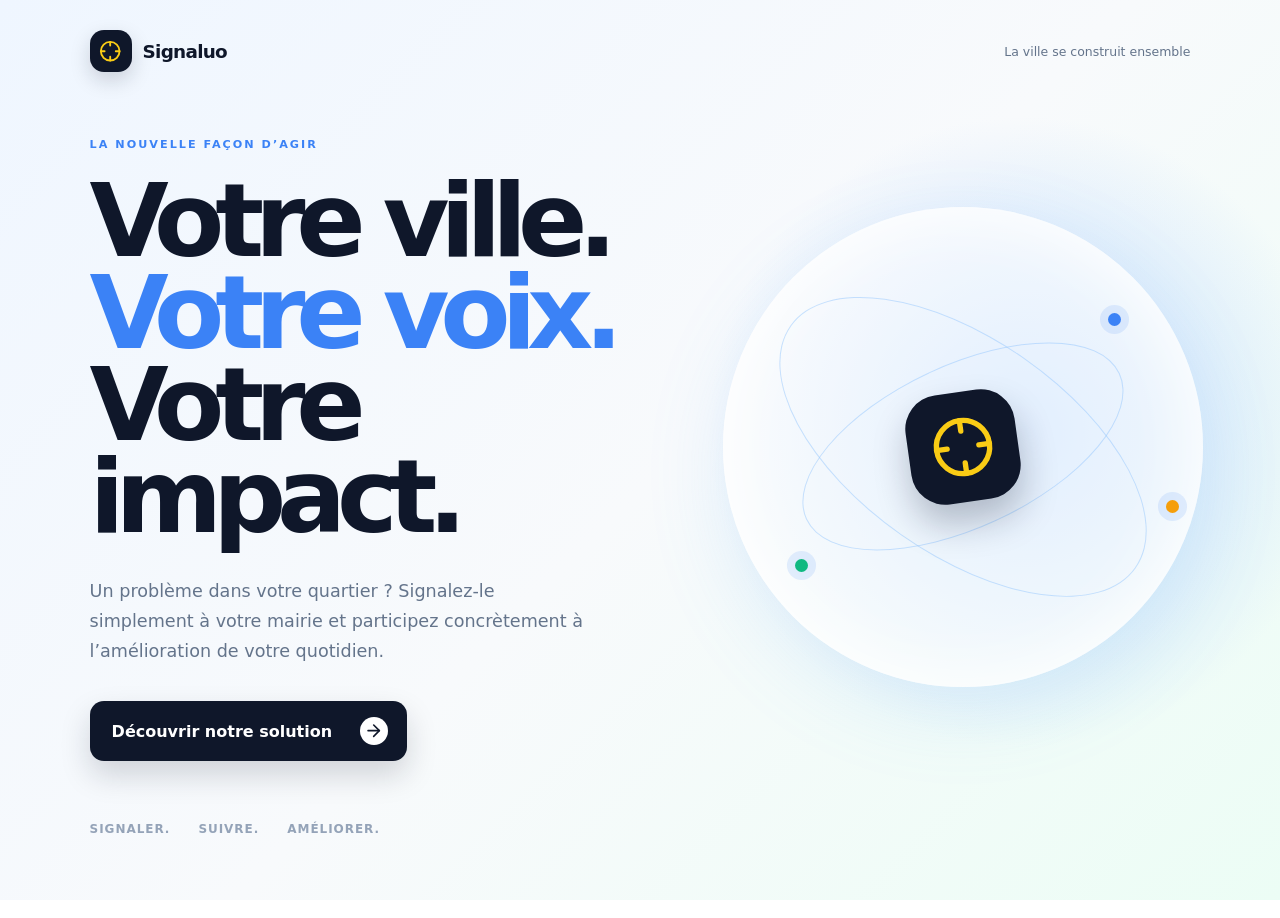
<file: index.html>
<!DOCTYPE html>
<html lang="fr">
	<head>
		<meta charset="UTF-8" />
		<meta name="viewport" content="width=device-width, initial-scale=1.0" />
		<title>Signaluo — Signaler un problème</title>
		<meta http-equiv="Cache-Control" content="no-cache, must-revalidate" />
		<script>document.write('<link rel="stylesheet" href="styles.css?v=' + Date.now() + '" />');</script>
	</head>

	<body>
		<!-- Écran de chargement affiché avant la landing page. -->
		<div
			class="loader"
			id="loader"
			aria-label="Chargement de Signaluo"
		>
			<div class="loader-mark"><svg class="ico" viewBox="0 0 24 24" fill="none" stroke="currentColor" stroke-width="2" stroke-linecap="round" stroke-linejoin="round" aria-hidden="true"><circle cx="12" cy="12" r="10" /> <line x1="22" x2="18" y1="12" y2="12" /> <line x1="6" x2="2" y1="12" y2="12" /> <line x1="12" x2="12" y1="6" y2="2" /> <line x1="12" x2="12" y1="22" y2="18" /></svg></div>
			<div class="loader-name">Signaluo</div>
			<div class="loader-track">
				<span></span>
			</div>
		</div>

		<!-- Présentation principale de Signaluo. -->
		<section class="landing" id="landing">
			<nav class="landing-nav">
				<a class="landing-brand" href="#landing">
					<span class="brand-mark"><svg class="ico" viewBox="0 0 24 24" fill="none" stroke="currentColor" stroke-width="2" stroke-linecap="round" stroke-linejoin="round" aria-hidden="true"><circle cx="12" cy="12" r="10" /> <line x1="22" x2="18" y1="12" y2="12" /> <line x1="6" x2="2" y1="12" y2="12" /> <line x1="12" x2="12" y1="6" y2="2" /> <line x1="12" x2="12" y1="22" y2="18" /></svg></span>
					Signaluo
				</a>
				<span class="landing-nav-label">
					La ville se construit ensemble
				</span>
			</nav>

			<div class="landing-content">
				<div class="landing-copy">
					<span class="eyebrow">LA NOUVELLE FAÇON D’AGIR</span>
					<h1>
						Votre ville.<br />
						<em>Votre voix.</em><br />
						Votre impact.
					</h1>
					<p>
						Un problème dans votre quartier ? Signalez-le simplement à
						votre mairie et participez concrètement à l’amélioration de
						votre quotidien.
					</p>
					<a class="landing-cta" href="app.html">
						Découvrir notre solution
						<span><svg class="ico" viewBox="0 0 24 24" fill="none" stroke="currentColor" stroke-width="2" stroke-linecap="round" stroke-linejoin="round" aria-hidden="true"><path d="M5 12h14" /> <path d="m12 5 7 7-7 7" /></svg></span>
					</a>
				</div>

				<div class="landing-visual" aria-hidden="true">
					<div class="visual-orbit orbit-one"></div>
					<div class="visual-orbit orbit-two"></div>
					<div class="visual-pin"><svg class="ico" viewBox="0 0 24 24" fill="none" stroke="currentColor" stroke-width="2" stroke-linecap="round" stroke-linejoin="round" aria-hidden="true"><circle cx="12" cy="12" r="10" /> <line x1="22" x2="18" y1="12" y2="12" /> <line x1="6" x2="2" y1="12" y2="12" /> <line x1="12" x2="12" y1="6" y2="2" /> <line x1="12" x2="12" y1="22" y2="18" /></svg></div>
					<span class="visual-dot dot-one"></span>
					<span class="visual-dot dot-two"></span>
					<span class="visual-dot dot-three"></span>
				</div>
			</div>

			<div class="landing-footer">
				<span>Signaler.</span>
				<span>Suivre.</span>
				<span>Améliorer.</span>
			</div>
		</section>
			<script>document.write('<script src="landing.js?v=' + Date.now() + '"><\/script>');</script>
	</body>
</html>
</file>
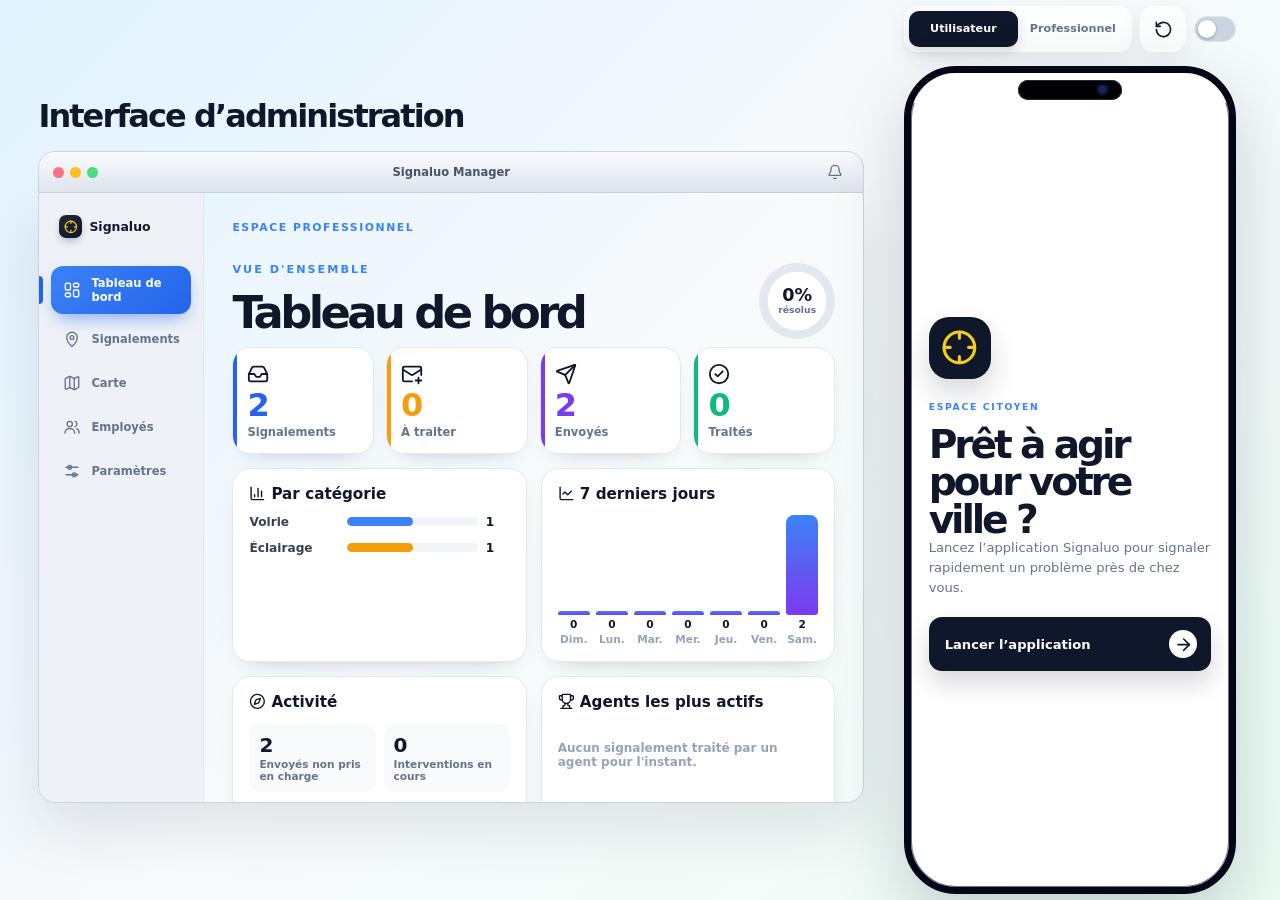
<file: app.html>
<!DOCTYPE html>
<html lang="fr">
	<head>
		<meta charset="UTF-8" />
		<meta name="viewport" content="width=device-width, initial-scale=1.0" />
		<title>Signaluo — Signaler un problème</title>
		<link rel="stylesheet" href="vendor/maplibre/maplibre-gl.css" />
		<meta http-equiv="Cache-Control" content="no-cache, must-revalidate" />
		<script>document.write('<link rel="stylesheet" href="styles.css?v=' + Date.now() + '" />');</script>
		<script src="app-entry.js"></script>
	</head>

	<body>
		<main class="site visible entering" id="application-page">
			<!-- Aperçu du futur logiciel de gestion municipal. -->
			<section class="management-preview" aria-labelledby="management-title">
				<h2 class="management-page-title">Interface d’administration</h2>

				<div class="mac-window-bar">
					<div class="mac-window-controls" aria-hidden="true">
						<span></span>
						<span></span>
						<span></span>
					</div>
					<span class="mac-window-title">Signaluo Manager</span>
					<!-- Centre de notifications : cloche avec pastille de non-lus. -->
					<button class="notif-bell" type="button" data-notif-toggle aria-label="Centre de notifications" title="Notifications"></button>
				</div>

				<div class="mac-window-body">
					<aside class="mac-sidebar">
						<div class="mac-brand">
							<span><svg class="ico" viewBox="0 0 24 24" fill="none" stroke="currentColor" stroke-width="2" stroke-linecap="round" stroke-linejoin="round" aria-hidden="true"><circle cx="12" cy="12" r="10" /> <line x1="22" x2="18" y1="12" y2="12" /> <line x1="6" x2="2" y1="12" y2="12" /> <line x1="12" x2="12" y1="6" y2="2" /> <line x1="12" x2="12" y1="22" y2="18" /></svg></span>
							Signaluo
						</div>
						<button class="mac-nav active" type="button" data-admin-action="dashboard">
							<svg class="nav-icon" viewBox="0 0 24 24" fill="none" stroke="currentColor" stroke-width="1.8" stroke-linecap="round" stroke-linejoin="round" aria-hidden="true"><rect x="3" y="3" width="7" height="9" rx="2"/><rect x="14" y="3" width="7" height="5" rx="2"/><rect x="14" y="12" width="7" height="9" rx="2"/><rect x="3" y="16" width="7" height="5" rx="2"/></svg>
							<span>Tableau de bord</span>
						</button>
						<button class="mac-nav" type="button" data-admin-action="reports">
							<svg class="nav-icon" viewBox="0 0 24 24" fill="none" stroke="currentColor" stroke-width="1.8" stroke-linecap="round" stroke-linejoin="round" aria-hidden="true"><path d="M12 22s7-6.2 7-12a7 7 0 1 0-14 0c0 5.8 7 12 7 12z"/><circle cx="12" cy="10" r="2.5"/></svg>
							<span>Signalements</span>
						</button>
						<button class="mac-nav" type="button" data-admin-action="map">
							<svg class="nav-icon" viewBox="0 0 24 24" fill="none" stroke="currentColor" stroke-width="1.8" stroke-linecap="round" stroke-linejoin="round" aria-hidden="true"><path d="M14.106 5.553a2 2 0 0 0 1.788 0l3.659-1.83A1 1 0 0 1 21 4.619v12.764a1 1 0 0 1-.553.894l-4.553 2.277a2 2 0 0 1-1.788 0l-4.212-2.106a2 2 0 0 0-1.788 0l-3.659 1.83A1 1 0 0 1 3 19.381V6.618a1 1 0 0 1 .553-.894l4.553-2.277a2 2 0 0 1 1.788 0z"/><path d="M15 5.764v15"/><path d="M9 3.236v15"/></svg>
							<span>Carte</span>
						</button>
						<button class="mac-nav" type="button" data-admin-action="employees">
							<svg class="nav-icon" viewBox="0 0 24 24" fill="none" stroke="currentColor" stroke-width="1.8" stroke-linecap="round" stroke-linejoin="round" aria-hidden="true"><circle cx="9" cy="8" r="3.5"/><path d="M2.5 20c0-3.6 2.9-6 6.5-6s6.5 2.4 6.5 6"/><path d="M16 4.6a3.5 3.5 0 0 1 0 6.8"/><path d="M18 14.3c2.2.7 3.5 2.6 3.5 5.7"/></svg>
							<span>Employés</span>
						</button>
						<button class="mac-nav" type="button" data-admin-action="settings">
							<svg class="nav-icon" viewBox="0 0 24 24" fill="none" stroke="currentColor" stroke-width="1.8" stroke-linecap="round" stroke-linejoin="round" aria-hidden="true"><line x1="4" y1="7" x2="20" y2="7"/><line x1="4" y1="17" x2="20" y2="17"/><circle cx="9" cy="7" r="2.5" fill="currentColor" fill-opacity=".15"/><circle cx="15" cy="17" r="2.5" fill="currentColor" fill-opacity=".15"/></svg>
							<span>Paramètres</span>
						</button>
					</aside>

					<div class="mac-content">
						<div id="admin-content"></div>
					</div>
				</div>
			</section>

			<!-- Sélecteur entre les deux futures versions de Signaluo. -->
			<div class="app-column">
				<div class="app-switch-row">
				<div
					class="app-switcher"
					role="tablist"
					aria-label="Choisir une version de l’application"
				>
					<button
						class="version-tab active"
						type="button"
						role="tab"
						aria-selected="true"
						data-version="user"
						aria-label="Version Utilisateur"
					>
						Utilisateur
					</button>
					<button
						class="version-tab"
						type="button"
						role="tab"
						aria-selected="false"
						data-version="professional"
						aria-label="Version Professionnel"
					>
						Professionnel
					</button>
				</div>

				<!-- Remet à zéro le téléphone actuellement affiché. -->
				<button
					class="phone-reset"
					type="button"
					data-phone-reset
					title="Réinitialiser le téléphone"
					aria-label="Réinitialiser le téléphone"
				>
					<svg viewBox="0 0 24 24" fill="none" stroke="currentColor" stroke-width="2" stroke-linecap="round" stroke-linejoin="round" aria-hidden="true"><path d="M3 12a9 9 0 1 0 3-6.7L3 8"/><path d="M3 3v5h5"/></svg>
				</button>

				<!-- Coché : l'écran d'accueil animé du téléphone est sauté. -->
				<input
					type="checkbox"
					class="switch skip-anim"
					id="skip-home-anim"
					role="switch"
					aria-label="Sans animation"
					title="Sans animation : ignorer l'écran d'accueil animé du téléphone"
				/>
				</div>

				<section class="phone" aria-label="Application Signaluo">
					<div class="phone-bar"></div>
					<div id="app" class="app"></div>
				</section>
			</div>
		</main>

		<div id="toast" class="toast" role="status"></div>
		<script src="vendor/maplibre/maplibre-gl.js"></script>
		<script>document.write('<script src="icons.js?v=' + Date.now() + '"><\/script>');</script>
		<script>document.write('<script src="app.js?v=' + Date.now() + '"><\/script>');</script>
	</body>
</html>
</file>
<file: styles.css>
/* -------------------------------------------------------------------------
   Variables et règles globales
   ------------------------------------------------------------------------- */

:root {
	--bg: #f8fafc;
	--ink: #0f172a;
	--muted: #64748b;
	--faint: #94a3b8;
	--line: #e2e8f0;
	--blue: #3b82f6;
	--yellow: #f59e0b;
	--green: #10b981;
	--red: #ef4444;
	--purple: #6b7280;
}
* {
	box-sizing: border-box;
}
html, body {
	scrollbar-width: none;
	-ms-overflow-style: none;
}
html::-webkit-scrollbar, body::-webkit-scrollbar {
	display: none;
}
body {
	margin: 0;
	min-height: 100vh;
	font-family: Inter, ui-sans-serif, system-ui, -apple-system, sans-serif;
	color: var(--ink);
	background: linear-gradient(135deg, #e0f2fe, #f8fafc 48%, #ecfdf5);
}
button, input, textarea {
	font: inherit;
}
button {
	cursor: pointer;
}

/* -------------------------------------------------------------------------
   Landing page et animations d'entrée
   ------------------------------------------------------------------------- */

.loader {
	position: fixed;
	inset: 0;
	z-index: 100;
	display: grid;
	place-content: center;
	justify-items: center;
	gap: 14px;
	background: var(--ink);
	color: #fff;
	transition: opacity .65s ease, visibility .65s ease;
}
.loader.loaded {
	opacity: 0;
	visibility: hidden;
	pointer-events: none;
}
.loader-mark {
	display: grid;
	place-items: center;
	width: 70px;
	height: 70px;
	border: 1px solid #facc1570;
	border-radius: 22px;
	background: linear-gradient(135deg, #1e293b, #0f172a);
	box-shadow: 0 10px 24px -8px #000000aa;
	color: #facc15;
	font-size: 2.2rem;
	animation: loader-pulse 1.3s ease-in-out infinite;
}
.loader-name {
	font-size: 1.1rem;
	font-weight: 800;
	letter-spacing: -.04em;
}
.loader-track {
	width: 120px;
	height: 3px;
	overflow: hidden;
	border-radius: 5px;
	background: #ffffff26;
}
.loader-track span {
	display: block;
	width: 45%;
	height: 100%;
	border-radius: inherit;
	background: #facc15;
	animation: loader-progress 1.1s ease-in-out infinite;
}
@keyframes loader-pulse {
	50% {
		transform: translateY(-6px) rotate(-8deg);
		box-shadow: 0 12px 35px #facc1533;
	}
}
@keyframes loader-progress {
	from {
		transform: translateX(-120%);
	}
	to {
		transform: translateX(270%);
	}
}
.landing {
	animation: landing-enter .9s .15s both cubic-bezier(.2,.8,.2,1);
}
.landing.leaving {
	animation: landing-leave .65s forwards cubic-bezier(.7,0,.84,0);
}
@keyframes landing-enter {
	from {
		opacity: 0;
		transform: scale(1.04);
	}
	to {
		opacity: 1;
		transform: none;
	}
}
@keyframes landing-leave {
	to {
		opacity: 0;
		transform: scale(.96) translateY(-18px);
	}
}
.landing {
	min-height: 100vh;
	padding: 30px 7vw;
	background: radial-gradient(circle at 80% 48%, #bfdbfe 0, transparent 28%), linear-gradient(135deg, #eff6ff, #f8fafc 52%, #ecfdf5);
}
.landing-nav {
	display: flex;
	align-items: center;
	justify-content: space-between;
	max-width: 1320px;
	margin: 0 auto;
}
.landing-brand {
	display: flex;
	align-items: center;
	gap: 11px;
	color: var(--ink);
	font-size: 1.15rem;
	font-weight: 800;
	letter-spacing: -.04em;
	text-decoration: none;
}
.landing-nav-label {
	color: var(--muted);
	font-size: .78rem;
}
.landing-content {
	display: grid;
	grid-template-columns: minmax(0, 1fr) minmax(320px, .8fr);
	align-items: center;
	max-width: 1320px;
	min-height: calc(100vh - 150px);
	margin: 0 auto;
	gap: 6vw;
}
.landing-copy {
	max-width: 700px;
}
.eyebrow {
	display: inline-block;
	margin-bottom: 24px;
	color: var(--blue);
	font-size: .7rem;
	font-weight: 800;
	letter-spacing: .18em;
}
.landing h1 {
	margin: 0;
	font-size: clamp(3.5rem, 8vw, 7.5rem);
	line-height: .9;
	letter-spacing: -.09em;
}
.landing h1 em {
	color: var(--blue);
	font-style: normal;
}
.landing-copy p {
	max-width: 510px;
	margin: 34px 0;
	color: var(--muted);
	font-size: 1.1rem;
	line-height: 1.7;
}
.landing-cta {
	display: inline-flex;
	align-items: center;
	gap: 28px;
	border: 0;
	border-radius: 14px;
	padding: 16px 19px 16px 22px;
	background: var(--ink);
	color: #fff;
	font-weight: 750;
	text-decoration: none;
	box-shadow: 0 14px 30px #0f172a2b;
}
.landing-cta span {
	display: grid;
	place-items: center;
	width: 28px;
	height: 28px;
	border-radius: 50%;
	background: #fff;
	color: var(--ink);
	font-size: 1.1rem;
}
.landing-footer {
	display: flex;
	gap: 28px;
	max-width: 1320px;
	margin: 0 auto;
	color: var(--faint);
	font-size: .75rem;
	font-weight: 700;
	letter-spacing: .08em;
	text-transform: uppercase;
}
.landing-visual {
	position: relative;
	display: grid;
	place-items: center;
	width: min(38vw, 480px);
	aspect-ratio: 1;
	justify-self: center;
	border-radius: 50%;
	background: #ffffff8c;
	box-shadow: inset 0 0 70px #fff, 0 25px 80px #60a5fa26;
}
.visual-orbit {
	position: absolute;
	border: 1px solid #93c5fd80;
	border-radius: 50%;
	transform: rotate(-25deg);
}
.orbit-one {
	width: 72%;
	height: 34%;
}
.orbit-two {
	width: 88%;
	height: 45%;
	transform: rotate(35deg);
}
.visual-pin {
	display: grid;
	place-items: center;
	width: 110px;
	height: 110px;
	border-radius: 34px;
	background: var(--ink);
	color: #facc15;
	font-size: 4rem;
	box-shadow: 0 20px 35px #0f172a40;
	transform: rotate(-8deg);
}
.visual-dot {
	position: absolute;
	width: 13px;
	height: 13px;
	border-radius: 50%;
	background: var(--blue);
	box-shadow: 0 0 0 8px #3b82f620;
}
.dot-one {
	top: 22%;
	right: 17%;
}
.dot-two {
	bottom: 24%;
	left: 15%;
	background: var(--green);
}
.dot-three {
	top: 61%;
	right: 5%;
	background: var(--yellow);
}
.site:not(.visible) {
	display: none;
}
.site.visible {
	display: grid;
}
.site.entering {
	animation: app-enter .7s both cubic-bezier(.2,.8,.2,1);
}
@keyframes app-enter {
	from {
		opacity: 0;
		transform: translateY(24px) scale(.98);
	}
	to {
		opacity: 1;
		transform: none;
	}
}
.site {
	min-height: 100vh;
	display: grid;
	grid-template-columns: 70% 30%;
	align-items: center;
	padding: 0 2vw;
}

/* -------------------------------------------------------------------------
   Aperçu de l'interface d'administration
   ------------------------------------------------------------------------- */

.management-preview {
	grid-column: 1;
	justify-self: stretch;
	width: min(1000px, 96%);
	margin-left: 1vw;
	animation: app-enter .8s .12s both cubic-bezier(.2,.8,.2,1);
}
.management-page-title {
	margin: 0 0 16px;
	color: var(--ink);
	font-size: clamp(1.5rem, 2.5vw, 2.3rem);
	letter-spacing: -.06em;
}
.mac-window-bar, .mac-window-body {
	border-left: 1px solid #cbd5e1;
	border-right: 1px solid #cbd5e1;
}
.mac-window-bar {
	border-top: 1px solid #cbd5e1;
	border-radius: 17px 17px 0 0;
}
.mac-window-body {
	overflow: hidden;
	border-bottom: 1px solid #cbd5e1;
	border-radius: 0 0 17px 17px;
	box-shadow: 0 24px 60px #0f172a1c;
}
.mac-window-bar {
	display: grid;
	grid-template-columns: 1fr auto 1fr;
	align-items: center;
	min-height: 42px;
	padding: 0 14px;
	border-bottom: 1px solid #cbd5e1;
	background: linear-gradient(#f8fafc, #e2e8f0);
}
.mac-window-controls {
	display: flex;
	gap: 6px;
}
.mac-window-controls span {
	width: 11px;
	height: 11px;
	border-radius: 50%;
}
.mac-window-controls span:nth-child(1) {
	background: #fb7185;
}
.mac-window-controls span:nth-child(2) {
	background: #fbbf24;
}
.mac-window-controls span:nth-child(3) {
	background: #4ade80;
}
.mac-window-title {
	color: #475569;
	font-size: .72rem;
	font-weight: 750;
}
.mac-window-menu {
	justify-self: end;
	color: #94a3b8;
	letter-spacing: 2px;
}
.mac-window-body {
	display: grid;
	grid-template-columns: 165px 1fr;
	height: 610px;
}
.mac-sidebar {
	padding: 22px 12px;
	border-right: 1px solid #e2e8f0;
	background: #eef2f7;
}
.mac-brand {
	display: flex;
	align-items: center;
	gap: 7px;
	margin: 0 8px 28px;
	font-size: .78rem;
	font-weight: 800;
}
.mac-brand span {
	display: grid;
	place-items: center;
	width: 23px;
	height: 23px;
	border-radius: 7px;
	background: var(--ink);
	color: #facc15;
}
.mac-nav {
	border: 0;
	width: 100%;
	text-align: left;
	font-family: inherit;
	display: flex;
	align-items: center;
	gap: 8px;
	margin: 4px 0;
	padding: 9px 8px;
	border-radius: 8px;
	color: var(--muted);
	font-size: .66rem;
}
.mac-nav.active {
	background: #dbeafe;
	color: #2563eb;
	font-weight: 750;
}

.mac-nav:hover {
	background: #e2e8f0;
}

.admin-reports-heading {
	display: flex;
	align-items: flex-end;
	justify-content: space-between;
	gap: 20px;
	margin: 24px 0;
}

.admin-reports-heading .eyebrow {
	margin-bottom: 10px;
}

.admin-reports-heading h2 {
	margin: 0;
	font-size: clamp(2rem, 3.5vw, 3.5rem);
	letter-spacing: -.08em;
}

.admin-reports-heading > strong {
	display: grid;
	place-items: center;
	width: 58px;
	height: 58px;
	border-radius: 18px;
	background: var(--ink);
	color: #fff;
	font-size: 1.4rem;
}

.admin-report-list {
	display: grid;
	gap: 10px;
	max-height: 390px;
	overflow: auto;
	scrollbar-width: none;
	-ms-overflow-style: none;
}

.admin-report-list::-webkit-scrollbar {
	display: none;
}

.admin-report {
	display: grid;
	grid-template-columns: 44px 1fr auto;
	align-items: center;
	gap: 12px;
	padding: 12px;
	border: 1px solid var(--line);
	border-radius: 14px;
	background: #fff;
}

.admin-report-duplicates {
	margin-top: 6px;
	padding-left: 16px;
}

.admin-report-duplicates summary {
	cursor: pointer;
	padding: 6px 4px;
	font-size: 13px;
	font-weight: 600;
	color: var(--muted, #64748b);
}

.admin-report-duplicate {
	margin-top: 8px;
	background: #f8fafc;
}

.admin-report-new {
	animation: admin-report-slide-in 1.2s cubic-bezier(.22, 1, .36, 1) both;
}

.admin-report-shifted {
	animation: admin-report-shift-down 1s cubic-bezier(.22, 1, .36, 1) both;
}

@keyframes admin-report-slide-in {
	from {
		opacity: 0;
		transform: translateX(54px);
	}

	to {
		opacity: 1;
		transform: translateX(0);
	}
}

@keyframes admin-report-shift-down {
	from {
		transform: translateY(-18px);
	}

	to {
		transform: translateY(0);
	}
}

.admin-content-transition {
	animation: admin-content-slide-in 1.05s cubic-bezier(.22, 1, .36, 1) both;
}

@keyframes admin-content-slide-in {
	from {
		opacity: 0;
		transform: translateX(24px);
	}

	to {
		opacity: 1;
		transform: translateX(0);
	}
}

.admin-report-icon {
	display: grid;
	place-items: center;
	width: 44px;
	height: 44px;
	overflow: hidden;
	border-radius: 12px;
	background: #dbeafe;
	color: var(--blue);
	font-size: 1.3rem;
}

.admin-report-icon img {
	width: 100%;
	height: 100%;
	object-fit: cover;
}

.admin-report-content {
	display: grid;
	gap: 3px;
	min-width: 0;
}

.admin-report-content strong {
	overflow: hidden;
	text-overflow: ellipsis;
	white-space: nowrap;
	font-size: .85rem;
}

.admin-report-content span,
.admin-report-content small {
	color: var(--muted);
	font-size: .68rem;
}

.admin-report-status {
	padding: 5px 8px;
	border-radius: 999px;
	font-size: .74rem;
	font-weight: 750;
	white-space: nowrap;
}
.mac-content {
	min-height: 0;
	overflow: hidden;
	padding: 28px;
}

#admin-content {
	min-height: 554px;
}
.management-header {
	display: flex;
	align-items: center;
	justify-content: space-between;
	gap: 12px;
	margin-bottom: 22px;
}
.management-kicker {
	color: var(--blue);
	font-size: .68rem;
	font-weight: 800;
	letter-spacing: .14em;
}
.development-badge {
	padding: 6px 9px;
	border-radius: 999px;
	background: #fef3c7;
	color: #b45309;
	font-size: .58rem;
	font-weight: 800;
	letter-spacing: .06em;
}
.management-icon {
	display: grid;
	place-items: center;
	width: 66px;
	height: 66px;
	margin-bottom: 24px;
	border-radius: 20px;
	background: var(--ink);
	color: #facc15;
	font-size: 2rem;
	box-shadow: 0 14px 28px #0f172a2b;
}
.management-preview h1 {
	max-width: 560px;
	margin: 0;
	font-size: clamp(2rem, 3.5vw, 3.5rem);
	line-height: .96;
	letter-spacing: -.08em;
}
.management-preview > p, .mac-content > p {
	max-width: 500px;
	margin: 22px 0 28px;
	color: var(--muted);
	font-size: .87rem;
	line-height: 1.65;
}
.management-preview-card {
	padding: 18px;
	border: 1px solid var(--line);
	border-radius: 18px;
	background: #f8fafc;
}
.preview-line {
	height: 10px;
	border-radius: 8px;
	background: #cbd5e1;
}
.preview-line-title {
	width: 42%;
	margin-bottom: 17px;
	background: #94a3b8;
}
.preview-grid {
	display: grid;
	grid-template-columns: repeat(3, 1fr);
	gap: 10px;
	margin-bottom: 16px;
}
.preview-grid span {
	height: 46px;
	border-radius: 11px;
	background: #dbeafe;
}
.preview-list {
	display: grid;
	gap: 9px;
}
.preview-list span {
	display: block;
	width: 100%;
	height: 9px;
	border-radius: 8px;
	background: #e2e8f0;
}
.management-note {
	margin: 18px 0 0 !important;
	color: var(--faint) !important;
	font-size: .75rem !important;
	font-weight: 700;
}
/* -------------------------------------------------------------------------
  Faux téléphone et sélection de version
  ------------------------------------------------------------------------- */

/* Sélecteur de version et écran de lancement des applications mobiles. */
.app-column {
	grid-column: 2;
	display: flex;
	flex-direction: column;
	align-items: center;
	gap: 14px;
}
.app-switcher {
	display: flex;
	width: min(402px, 26vw);
	padding: 4px;
	border: 1px solid #ffffff;
	border-radius: 14px;
	background: #ffffff9c;
	box-shadow: 0 8px 24px #0f172a12;
}
.version-tab {
	flex: 1;
	border: 0;
	border-radius: 10px;
	padding: 10px 8px;
	background: transparent;
	color: var(--muted);
	font-size: .72rem;
	font-weight: 750;
	transition: background .2s ease, color .2s ease, transform .15s ease;
}
.version-tab.active {
	background: var(--ink);
	color: #fff;
	box-shadow: 0 5px 12px #0f172a24;
}
.launch-screen {
	display: flex;
	flex-direction: column;
	justify-content: center;
	min-height: 100%;
	padding: 28px 22px;
	animation: launch-enter .8s both cubic-bezier(.2,.8,.2,1);
}
.launch-mark {
	display: grid;
	place-items: center;
	width: 62px;
	height: 62px;
	margin-bottom: 22px;
	border-radius: 20px;
	background: var(--ink);
	color: #facc15;
	font-size: 2.3rem;
	box-shadow: 0 14px 28px #0f172a2b;
}
.launch-screen .eyebrow {
	margin-bottom: 14px;
	font-size: .58rem;
}
.launch-screen h1 {
	max-width: 280px;
	margin: 0;
	font-size: 2.45rem;
	line-height: .96;
	letter-spacing: -.08em;
}
.launch-screen p {
	max-width: 290px;
	margin: 20px 0;
	color: var(--muted);
	font-size: .84rem;
	line-height: 1.55;
}
.launch-button {
	display: inline-flex;
	align-items: center;
	justify-content: space-between;
	gap: 14px;
	width: 100%;
	border: 0;
	border-radius: 13px;
	padding: 13px 14px 13px 16px;
	background: var(--ink);
	color: #fff;
	font-size: .82rem;
	font-weight: 750;
	box-shadow: 0 12px 24px #0f172a2b;
}
.launch-button span {
	display: grid;
	place-items: center;
	width: 28px;
	height: 28px;
	border-radius: 50%;
	background: #fff;
	color: var(--ink);
	font-size: 1.1rem;
}
.phone {
	position: relative;
}
.phone::before,
.phone::after {
	position: absolute;
	left: -9px;
	width: 3px;
	border-radius: 3px 0 0 3px;
	background: #334155;
	content: "";
}
.phone::before {
	top: 150px;
	height: 58px;
	box-shadow: 0 74px 0 #334155;
}
.phone::after {
	top: 218px;
	height: 38px;
}
@keyframes launch-enter {
	from {
		opacity: 0;
		transform: translateY(18px);
	}
	to {
		opacity: 1;
		transform: none;
	}
}
/* Cadre du faux téléphone et écrans de l’application citoyenne. */
.intro {
	display: none;
}
.brand {
	display: flex;
	align-items: center;
	gap: 12px;
	font-weight: 800;
	font-size: 1.15rem;
	letter-spacing: -.03em;
}
.brand-mark {
	display: grid;
	place-items: center;
	width: 42px;
	height: 42px;
	border-radius: 14px;
	background: var(--ink);
	color: #facc15;
	font-size: 1.4rem;
	box-shadow: 0 8px 20px #0f172a2b;
}
.intro h1 {
	max-width: 620px;
	margin: 8vh 0 20px;
	font-size: clamp(3rem, 7vw, 6.8rem);
	line-height: .94;
	letter-spacing: -.08em;
}
.intro h1 span {
	color: var(--blue);
}
.intro p {
	max-width: 490px;
	color: var(--muted);
	font-size: 1.15rem;
	line-height: 1.7;
}
.intro-points {
	display: flex;
	flex-wrap: wrap;
	gap: 10px;
	margin-top: 32px;
}
.intro-points span {
	padding: 10px 14px;
	border: 1px solid #ffffff;
	border-radius: 999px;
	background: #ffffff80;
	color: var(--muted);
	font-size: .86rem;
}
.phone {
	width: min(402px, 26vw);
	height: min(874px, 92vh);
	overflow: hidden;
	border: 7px solid #020617;
	border-radius: 52px;
	background: #fff;
	box-shadow:
		0 28px 70px #0f172a33,
		inset 0 0 0 1px #64748b;
}
.phone-bar {
	position: relative;
	height: 30px;
	background: #fff;
}
.phone-bar::before {
	position: absolute;
	top: 7px;
	left: 50%;
	width: 104px;
	height: 20px;
	border-radius: 999px;
	background: #000;
	box-shadow: inset 0 0 0 1px #1e293b;
	content: "";
	transform: translateX(-50%);
}
.phone-bar::after {
	position: absolute;
	top: 13px;
	left: calc(50% + 29px);
	width: 7px;
	height: 7px;
	border-radius: 50%;
	background: #172554;
	box-shadow: 0 0 5px #2563eb;
	content: "";
}
.app {
	height: calc(100% - 26px);
	overflow: auto;
	position: relative;
	scrollbar-width: none;
	-ms-overflow-style: none;
}
.app::-webkit-scrollbar {
	display: none;
}
.screen {
	min-height: 100%;
	padding: 24px 18px 30px;
	animation: screen-transition .42s both cubic-bezier(.2,.8,.2,1);
	transform-origin: center top;
}
.version-placeholder {
	display: flex;
	flex-direction: column;
	justify-content: center;
	align-items: flex-start;
	min-height: 100%;
}
.placeholder-mark {
	display: grid;
	place-items: center;
	width: 64px;
	height: 64px;
	margin-bottom: 22px;
	border-radius: 20px;
	background: var(--ink);
	color: #facc15;
	font-size: 2rem;
}
.version-placeholder h2 {
	margin: 0;
	font-size: 1.7rem;
	letter-spacing: -.06em;
}
.version-placeholder p {
	margin-top: 14px;
}
@keyframes screen-transition {
	from {
		opacity: 0;
		transform: translateY(14px) scale(.985);
	}
	to {
		opacity: 1;
		transform: none;
	}
}
/* Respecte la préférence système en supprimant les animations non essentielles. */
@media (prefers-reduced-motion: reduce) {
	.screen {
		animation: none;
	}

	.admin-report-new,
	.admin-report-shifted,
	.admin-content-transition {
		animation: none;
	}
}
/* Étapes du signalement citoyen et composants de formulaire associés. */
.topbar {
	display: flex;
	align-items: center;
	justify-content: space-between;
	margin-bottom: 20px;
}
.topbar h2 {
	margin: 0;
	font-size: 1.25rem;
	letter-spacing: -.04em;
}
.wizard-topbar {
	display: grid;
	grid-template-columns: 36px minmax(0, 1fr) 36px;
	gap: 8px;
}
.wizard-topbar h2 {
	text-align: center;
}
.wizard-required {
	display: block;
	margin-top: 4px;
	color: var(--muted);
	font-size: .7rem;
	font-weight: 500;
	letter-spacing: normal;
}
.icon-btn {
	width: 36px;
	height: 36px;
	border: 0;
	border-radius: 12px;
	background: #fff;
	color: var(--ink);
	box-shadow: 0 2px 8px #0f172a12;
	font-size: 1.1rem;
}
.hero {
	padding: 22px;
	border-radius: 22px;
	color: #fff;
	background: linear-gradient(135deg, #0f172a, #334155);
}
.hero small {
	color: #e2e8f0;
}
.hero h3 {
	margin: 7px 0 8px;
	font-size: 1.55rem;
	letter-spacing: -.05em;
}
.hero p {
	margin: 0;
	color: #cbd5e1;
	font-size: .85rem;
	line-height: 1.5;
}
.stats {
	display: grid;
	grid-template-columns: 1fr 1fr;
	gap: 10px;
	margin: 14px 0;
}
.stat {
	padding: 14px;
	border-radius: 16px;
	background: #fff;
	border: 1px solid var(--line);
}
.stat b {
	display: block;
	font-size: 1.4rem;
}
.stat small {
	color: var(--muted);
	font-size: .68rem;
	font-weight: 700;
	letter-spacing: .04em;
}
.primary, .secondary {
	width: 100%;
	border: 0;
	border-radius: 14px;
	padding: 13px 16px;
	font-weight: 750;
	transition: transform .15s, opacity .15s;
}
.primary {
	background: var(--ink);
	color: #fff;
}
.secondary {
	background: #fff;
	color: var(--ink);
	border: 1px solid var(--line);
}
button:hover {
	transform: translateY(-1px);
}
button:disabled {
	opacity: .45;
	cursor: not-allowed;
	transform: none;
}
.section-title {
	display: flex;
	justify-content: space-between;
	align-items: center;
	margin: 22px 2px 10px;
}
.section-title b {
	font-size: .92rem;
}
.section-title button {
	border: 0;
	background: none;
	color: var(--blue);
	font-size: .75rem;
	font-weight: 700;
}
.report {
	display: grid;
	grid-template-columns: 52px 1fr;
	gap: 12px;
	align-items: center;
	padding: 11px;
	margin: 8px 0;
	border: 1px solid var(--line);
	border-radius: 16px;
	background: #fff;
}
.report-icon {
	display: grid;
	place-items: center;
	width: 52px;
	height: 52px;
	border-radius: 13px;
	font-size: 1.4rem;
}
.report-photo {
	display: block;
	width: 52px;
	height: 52px;
	object-fit: cover;
	border-radius: 13px;
}
.report h4 {
	margin: 0 0 3px;
	font-size: .87rem;
}
.report p {
	margin: 0;
	color: var(--muted);
	font-size: .7rem;
}
.badge {
	display: inline-block;
	margin-top: 6px;
	padding: 3px 7px;
	border-radius: 999px;
	font-size: .62rem;
	font-weight: 750;
}
.received {
	color: #0284c7;
	background: #e0f2fe;
}
.sent {
	color: #d97706;
	background: #ffe8a1;
}
.resolved {
	color: #059669;
	background: #a7f3d0;
}
.steps {
	display: flex;
	gap: 5px;
	margin: -5px 0 22px;
}
.step {
	height: 5px;
	flex: 1;
	border-radius: 5px;
	background: var(--line);
}
.step.active {
	background: var(--blue);
}
.screen h3 {
	margin: 0 0 8px;
	font-size: 1.32rem;
	letter-spacing: -.04em;
}
.screen > p {
	margin: 0 0 20px;
	color: var(--muted);
	font-size: .82rem;
	line-height: 1.5;
}
.photo-box {
	display: grid;
	place-items: center;
	min-height: 230px;
	margin: 20px 0 14px;
	border: 2px dashed #cbd5e1;
	border-radius: 22px;
	background: #f1f5f9;
	color: var(--faint);
	text-align: center;
}
.photo-box.has-photo {
	border-style: solid;
	border-color: var(--blue);
	background: #e0f2fe;
	color: var(--blue);
}
.photo-box strong {
	display: block;
	margin-top: 10px;
	color: var(--muted);
	font-size: .86rem;
}
button.wizard-next-unavailable,
button.wizard-next-unavailable:hover {
	opacity: .45;
	cursor: not-allowed;
	transform: none;
	transition: none;
}
button.wizard-next-available {
	background: var(--green);
	color: #fff;
}
button.wizard-next-available:hover {
	background: #059669;
}
.photo-toast-area {
	display: grid;
	flex: 1;
	align-items: center;
	min-height: 76px;
}
.category-toast-area {
	position: absolute;
	right: 0;
	bottom: 100%;
	left: 0;
	z-index: 1;
}
.phone-toast {
	display: flex;
	align-items: center;
	gap: 12px;
	padding: 12px 14px;
	border: 1px solid rgba(255, 255, 255, .18);
	border-radius: 16px;
	background: rgba(15, 23, 42, .94);
	color: #fff;
	box-shadow: 0 12px 32px rgba(15, 23, 42, .3);
	opacity: 0;
	pointer-events: none;
	transform: translateY(12px);
	transition: opacity .25s ease, transform .25s ease;
}
.phone-toast.show {
	opacity: 1;
	transform: translateY(0);
}
.phone-toast-icon {
	display: grid;
	flex: none;
	place-items: center;
	width: 36px;
	height: 36px;
	border-radius: 11px;
	background: #fbbf24;
	color: #1e293b;
	font-size: 1.1rem;
}
.phone-toast-message {
	font-size: .78rem;
	font-weight: 600;
	line-height: 1.4;
}
@media (prefers-reduced-motion: reduce) {
	.phone-toast {
		transition: none;
	}
}
.photo-preview {
	width: 100%;
	height: 190px;
	object-fit: cover;
	border-radius: 17px;
}
.categories {
	display: grid;
	gap: 10px;
	width: 92%;
	margin: 16px auto 22px;
}
.category {
	position: relative;
	display: flex;
	align-items: center;
	justify-content: center;
	width: 100%;
	min-height: 64px;
	border: 3px solid transparent;
	border-radius: 17px;
	color: #fff;
	font-weight: 800;
	text-align: center;
	padding: 12px 48px;
}
.category.selected {
	border-color: #fff;
	outline: 3px solid var(--ink);
}
.category span {
	position: absolute;
	left: 18px;
	margin: 0;
	font-size: 1.25rem;
}
.category small {
	font-size: .86rem;
}
.road {
	background: var(--blue);
}
.light {
	background: var(--yellow);
}
.clean {
	background: var(--red);
}
.nature {
	background: var(--green);
}
.other {
	background: var(--purple);
}
label,
.map-title {
	display: block;
	color: var(--muted);
	font-size: .73rem;
	font-weight: 700;
}
label {
	margin: 12px 0 6px;
}
input, textarea {
	width: 100%;
	border: 1px solid var(--line);
	border-radius: 12px;
	padding: 12px;
	outline: 0;
	background: #fff;
	color: var(--ink);
}
textarea {
	min-height: 80px;
	resize: vertical;
}
input:focus, textarea:focus {
	border-color: var(--blue);
	box-shadow: 0 0 0 3px #3b82f622;
}
.contact-fields {
	margin-top: 14px;
}
.map-title {
	margin-top: 16px;
}
.map-title + .map {
	margin-top: 8px;
}
.map {
	position: relative;
	height: 220px;
	overflow: hidden;
	margin: 16px 0 10px;
	border: 1px solid #bfdbfe;
	border-radius: 18px;
	background: #dbeafe;
	z-index: 0;
}
.option {
	display: flex;
	align-items: center;
	gap: 10px;
	padding: 13px;
	margin: 8px 0;
	border: 1px solid var(--line);
	border-radius: 13px;
	background: #fff;
	font-size: .8rem;
}
.option.selected {
	border: 2px solid var(--ink);
}
.option input {
	width: auto;
}
.actions {
	display: grid;
	gap: 9px;
	margin-top: 20px;
}
.back {
	border: 0;
	background: none;
	color: var(--muted);
	font-size: .78rem;
}
.empty {
	padding: 50px 12px;
	color: var(--muted);
	text-align: center;
}
.empty div {
	font-size: 3rem;
	opacity: .35;
}
.toast {
	position: fixed;
	left: 50%;
	bottom: 24px;
	z-index: 3;
	padding: 12px 16px;
	border-radius: 12px;
	background: var(--ink);
	color: #fff;
	box-shadow: 0 8px 25px #0003;
	transform: translate(-50%, 100px);
	transition: transform .25s;
	font-size: .82rem;
}
.toast.show {
	transform: translate(-50%, 0);
}
.modal-backdrop {
	position: absolute;
	inset: 0;
	z-index: 10;
	display: grid;
	place-items: center;
	padding: 20px;
	background: #0f172a80;
}
.details-modal {
	position: relative;
	width: min(100%, 390px);
	max-height: 90%;
	overflow: auto;
	padding: 20px;
	border-radius: 22px;
	background: #fff;
	box-shadow: 0 20px 60px #0f172a55;
}
.modal-close {
	position: absolute;
	top: 10px;
	right: 10px;
	width: 32px;
	height: 32px;
	border: 0;
	border-radius: 50%;
	background: #f1f5f9;
	color: var(--ink);
	font-size: 1.35rem;
	line-height: 1;
}
.details-photo, .details-placeholder {
	width: 100%;
	height: 170px;
	margin-bottom: 16px;
	border-radius: 15px;
	object-fit: cover;
}
.details-placeholder {
	display: grid;
	place-items: center;
	color: #fff;
	font-size: 4rem;
}
.details-modal h3 {
	margin: 0 40px 14px 0;
	font-size: 1.35rem;
}
.details-section {
	padding-top: 12px;
	border-top: 1px solid var(--line);
}
.details-section h4 {
	margin: 0 0 7px;
	font-size: .85rem;
}
.details-section p {
	margin: 5px 0;
	color: var(--muted);
	font-size: .78rem;
	line-height: 1.45;
}
/* Réorganise les colonnes et le faux téléphone sur les petits écrans. */
@media (max-width: 800px) {
	.landing {
		padding: 24px;
	}
	.landing-nav-label {
		display: none;
	}
	.landing-content {
		display: block;
		min-height: calc(100vh - 120px);
		padding-top: 14vh;
	}
	.landing h1 {
		font-size: 4.2rem;
	}
	.landing-copy p {
		font-size: .98rem;
	}
	.landing-visual {
		display: none;
	}
	.landing-footer {
		margin-top: 20px;
		gap: 13px;
		font-size: .62rem;
	}
	.site {
		display: none;
		padding: 0;
	}
	.site.visible {
		display: block;
	}
	.management-preview {
		width: min(640px, 92vw);
		margin: 30px auto;
	}
	.mac-window-body {
		grid-template-columns: 1fr;
		height: auto;
	}
	.mac-sidebar {
		display: none;
	}
	.mac-content {
		padding: 24px;
	}
	.management-preview h1 {
		font-size: 2.7rem;
	}
	.app-column {
		width: 100%;
		gap: 10px;
	}
	.app-switcher {
		width: min(402px, 92vw);
	}
	.phone {
		width: 100%;
		min-height: 100vh;
		height: auto;
		max-width: none;
		border: 0;
		border-radius: 0;
		box-shadow: none;
	}
	.phone::before,
	.phone::after {
		display: none;
	}
}

/* Détails dépliables et actions des signalements dans le gestionnaire. */
.admin-report-more,
.admin-report-actions {
	grid-column: 1 / -1;
}

.admin-report-more summary {
	cursor: pointer;
	font-size: 13px;
	font-weight: 600;
}

.admin-report-more p {
	margin: 6px 0 0;
	font-size: 13px;
	white-space: pre-wrap;
}

.admin-report-actions {
	display: flex;
	justify-content: flex-end;
	gap: 8px;
}

.admin-report-actions button {
	padding: 6px 12px;
	border: 0;
	border-radius: 8px;
	font-weight: 600;
	cursor: pointer;
	color: #fff;
}

.admin-send {
	background: #2563eb;
}

.admin-delete {
	background: #dc2626;
}

/* Refonte moderne des cartes de signalement */
.admin-report {
	border: 1px solid #eef2f7;
	border-radius: 18px;
	box-shadow: 0 1px 2px rgba(15, 23, 42, .04), 0 8px 24px -12px rgba(15, 23, 42, .12);
	transition: box-shadow .2s ease, transform .2s ease;
}

.admin-report:hover {
	box-shadow: 0 2px 4px rgba(15, 23, 42, .05), 0 14px 30px -12px rgba(59, 130, 246, .25);
}

.admin-report-icon {
	border-radius: 12px;
}

.admin-report-more {
	padding-top: 10px;
	border-top: 1px solid #f1f5f9;
}

.admin-report-more summary {
	color: var(--blue);
	list-style: none;
}

.admin-report-more summary::before {
	content: "";
	display: inline-block;
	margin-right: 4px;
	width: 1em;
	height: 1em;
	background: currentColor;
	-webkit-mask: url("data:image/svg+xml,%3Csvg xmlns=%22http://www.w3.org/2000/svg%22 viewBox=%220 0 24 24%22 fill=%22none%22 stroke=%22black%22 stroke-width=%222.2%22 stroke-linecap=%22round%22 stroke-linejoin=%22round%22%3E%3Cpath d=%22m9 18 6-6-6-6%22 /%3E%3C/svg%3E") center / contain no-repeat;
	mask: url("data:image/svg+xml,%3Csvg xmlns=%22http://www.w3.org/2000/svg%22 viewBox=%220 0 24 24%22 fill=%22none%22 stroke=%22black%22 stroke-width=%222.2%22 stroke-linecap=%22round%22 stroke-linejoin=%22round%22%3E%3Cpath d=%22m9 18 6-6-6-6%22 /%3E%3C/svg%3E") center / contain no-repeat;
	transition: transform .2s ease;
}

.admin-report-more[open] summary::before {
	transform: rotate(90deg);
}

.admin-report-more summary::-webkit-details-marker {
	display: none;
}

.admin-report-actions button {
	border-radius: 999px;
	padding: 7px 14px;
	font-size: .72rem;
	transition: filter .15s ease, transform .15s ease;
}

.admin-report-actions button:hover {
	filter: brightness(1.08);
	transform: translateY(-1px);
}

.admin-delete {
	background: #fee2e2;
	color: #b91c1c;
}

/* Menu des signalements similaires, bien distinct des cartes */
.admin-report-group {
	position: relative;
}

.admin-report-duplicates {
	margin: 8px 0 0 18px;
	padding: 0;
	border: 1.5px dashed #f59e0b;
	border-left: 4px solid #f59e0b;
	border-radius: 14px;
	background: linear-gradient(180deg, #fffbeb, #fff7ed);
	overflow: hidden;
}

.admin-report-duplicates summary {
	display: flex;
	align-items: center;
	gap: 8px;
	padding: 10px 14px;
	list-style: none;
	cursor: pointer;
	color: #b45309;
	font-size: .72rem;
	font-weight: 800;
	letter-spacing: .02em;
}

.admin-report-duplicates summary::-webkit-details-marker {
	display: none;
}

.admin-report-duplicates summary::before {
	content: "";
	display: inline-block;
	width: 1em;
	height: 1em;
	background: currentColor;
	-webkit-mask: url("data:image/svg+xml,%3Csvg xmlns=%22http://www.w3.org/2000/svg%22 viewBox=%220 0 24 24%22 fill=%22none%22 stroke=%22black%22 stroke-width=%222.2%22 stroke-linecap=%22round%22 stroke-linejoin=%22round%22%3E%3Cpath d=%22M12.83 2.18a2 2 0 0 0-1.66 0L2.6 6.08a1 1 0 0 0 0 1.83l8.58 3.91a2 2 0 0 0 1.66 0l8.58-3.9a1 1 0 0 0 0-1.83z%22 /%3E %3Cpath d=%22M2 12a1 1 0 0 0 .58.91l8.6 3.91a2 2 0 0 0 1.65 0l8.58-3.9A1 1 0 0 0 22 12%22 /%3E %3Cpath d=%22M2 17a1 1 0 0 0 .58.91l8.6 3.91a2 2 0 0 0 1.65 0l8.58-3.9A1 1 0 0 0 22 17%22 /%3E%3C/svg%3E") center / contain no-repeat;
	mask: url("data:image/svg+xml,%3Csvg xmlns=%22http://www.w3.org/2000/svg%22 viewBox=%220 0 24 24%22 fill=%22none%22 stroke=%22black%22 stroke-width=%222.2%22 stroke-linecap=%22round%22 stroke-linejoin=%22round%22%3E%3Cpath d=%22M12.83 2.18a2 2 0 0 0-1.66 0L2.6 6.08a1 1 0 0 0 0 1.83l8.58 3.91a2 2 0 0 0 1.66 0l8.58-3.9a1 1 0 0 0 0-1.83z%22 /%3E %3Cpath d=%22M2 12a1 1 0 0 0 .58.91l8.6 3.91a2 2 0 0 0 1.65 0l8.58-3.9A1 1 0 0 0 22 12%22 /%3E %3Cpath d=%22M2 17a1 1 0 0 0 .58.91l8.6 3.91a2 2 0 0 0 1.65 0l8.58-3.9A1 1 0 0 0 22 17%22 /%3E%3C/svg%3E") center / contain no-repeat;
	font-size: 1rem;
}

.admin-report-duplicates summary::after {
	content: "";
	display: inline-block;
	width: 1em;
	height: 1em;
	background: currentColor;
	-webkit-mask: url("data:image/svg+xml,%3Csvg xmlns=%22http://www.w3.org/2000/svg%22 viewBox=%220 0 24 24%22 fill=%22none%22 stroke=%22black%22 stroke-width=%222.2%22 stroke-linecap=%22round%22 stroke-linejoin=%22round%22%3E%3Cpath d=%22m6 9 6 6 6-6%22 /%3E%3C/svg%3E") center / contain no-repeat;
	mask: url("data:image/svg+xml,%3Csvg xmlns=%22http://www.w3.org/2000/svg%22 viewBox=%220 0 24 24%22 fill=%22none%22 stroke=%22black%22 stroke-width=%222.2%22 stroke-linecap=%22round%22 stroke-linejoin=%22round%22%3E%3Cpath d=%22m6 9 6 6 6-6%22 /%3E%3C/svg%3E") center / contain no-repeat;
	margin-left: auto;
	transition: transform .2s ease;
}

.admin-report-duplicates[open] summary::after {
	transform: rotate(180deg);
}

.admin-report-duplicates[open] summary {
	border-bottom: 1px dashed #fcd34d;
}

.admin-report-duplicates .admin-report-duplicate {
	margin: 10px;
	border: 1px solid #fde68a;
	border-radius: 12px;
	background: #fff;
	box-shadow: none;
}

/* Une seule bulle par groupe : signalement principal + similaires */
.admin-report-group {
	border: 1px solid #eef2f7;
	border-radius: 18px;
	background: #fff;
	box-shadow: 0 1px 2px rgba(15, 23, 42, .04), 0 8px 24px -12px rgba(15, 23, 42, .12);
	overflow: hidden;
}

.admin-report-group .admin-report {
	border: 0;
	border-radius: 0;
	box-shadow: none;
	background: transparent;
}

.admin-report-group .admin-report-duplicates {
	margin: 0;
	border: 0;
	border-top: 1px dashed #fcd34d;
	border-radius: 0;
}

.admin-report-group .admin-report-duplicates .admin-report-duplicate {
	margin: 0;
	border: 0;
	border-top: 1px solid #fde68a;
	border-radius: 0;
	background: transparent;
}

.admin-report-group .admin-report-duplicates .admin-report-duplicate:first-of-type {
	border-top: 0;
}

.admin-report-actions .admin-delete {
	background: #dc2626;
	color: #fff;
	box-shadow: 0 4px 12px -4px rgba(220, 38, 38, .6);
}

.admin-report-actions .admin-delete:hover {
	background: #b91c1c;
}

.admin-report-actions .admin-separate {
	background: #eff6ff;
	color: #1d4ed8;
}

/* Édition des services, employés et filtres de gestion. */
.service-options {
	display: grid;
	gap: 6px;
	margin-bottom: 12px;
}

.service-tags {
	display: flex;
	flex-wrap: wrap;
	gap: 4px;
	margin-top: 2px;
}

.service-tags em {
	padding: 2px 8px;
	border-radius: 999px;
	background: #eff6ff;
	color: #1d4ed8;
	font-size: .6rem;
	font-style: normal;
	font-weight: 700;
}

.employee-form {
	display: grid;
	grid-template-columns: 1fr 1fr auto auto;
	gap: 8px;
	margin-bottom: 14px;
}

.employee-form input,
.employee-form select {
	min-width: 0;
	padding: 9px 10px;
	border: 1px solid var(--line);
	border-radius: 10px;
	font: inherit;
	font-size: .75rem;
}

.employee-form button {
	padding: 9px 14px;
	border-radius: 10px;
}

.employee-group {
	padding: 12px;
	border: 1px solid #eef2f7;
	border-radius: 16px;
	background: #fff;
	box-shadow: 0 8px 24px -12px rgba(15, 23, 42, .12);
}

.employee-group h3 {
	display: flex;
	justify-content: space-between;
	margin: 0 0 8px;
	font-size: .8rem;
}

.employee-group h3 span {
	color: var(--muted);
}

.employee-row {
	display: flex;
	align-items: center;
	gap: 10px;
	padding: 6px 0;
}

.employee-avatar {
	display: grid;
	place-items: center;
	width: 32px;
	height: 32px;
	border-radius: 50%;
	background: #dbeafe;
	color: #1d4ed8;
	font-weight: 800;
}

.employee-info {
	display: grid;
	flex: 1;
	min-width: 0;
}

.employee-info strong {
	font-size: .8rem;
}

.employee-info small {
	color: var(--muted);
	font-size: .66rem;
}

.employee-row .admin-delete {
	padding: 5px 10px;
	border: 0;
	border-radius: 999px;
	background: #dc2626;
	color: #fff;
	font-size: .65rem;
	font-weight: 700;
	cursor: pointer;
}

.admin-report-send-panel,
.admin-send-panel {
	grid-column: 1 / -1;
	display: grid;
	gap: 8px;
	padding: 10px;
	border-radius: 12px;
	background: #f8fafc;
	font-size: .75rem;
}

.admin-send-panel[hidden] {
	display: none;
}

.admin-send-panel .admin-send {
	justify-self: end;
	padding: 7px 14px;
	border: 0;
	border-radius: 999px;
	color: #fff;
	font-weight: 600;
	cursor: pointer;
}

.send-dialog-backdrop {
	position: fixed;
	inset: 0;
	z-index: 1000;
	display: grid;
	place-items: center;
	background: rgba(15, 23, 42, .45);
	backdrop-filter: blur(4px);
}

.send-dialog {
	width: min(380px, 92vw);
	padding: 22px;
	border-radius: 20px;
	background: #fff;
	box-shadow: 0 30px 60px -20px rgba(15, 23, 42, .5);
}

.send-dialog h3 {
	margin: 0 0 4px;
}

.send-dialog p {
	margin: 0 0 14px;
	color: var(--muted);
	font-size: .8rem;
}

.send-dialog-actions {
	display: flex;
	justify-content: flex-end;
	gap: 8px;
	margin-top: 14px;
}

.send-dialog-actions button {
	padding: 8px 16px;
	border: 0;
	border-radius: 999px;
	font-weight: 600;
	cursor: pointer;
}

.send-dialog-actions .admin-send {
	background: #2563eb;
	color: #fff;
}

.send-dialog-actions .admin-cancel {
	background: #f1f5f9;
	color: #334155;
}

.category-form {
	grid-template-columns: 1fr auto;
	margin-bottom: 8px;
}

.category-chips {
	display: flex;
	flex-wrap: wrap;
	gap: 6px;
	margin-bottom: 16px;
}

.category-chip {
	display: inline-flex;
	align-items: center;
	gap: 6px;
	padding: 4px 6px 4px 12px;
	border-radius: 999px;
	background: #eff6ff;
	color: #1d4ed8;
	font-size: .7rem;
	font-weight: 700;
}

.category-chip button {
	width: 18px;
	height: 18px;
	border: 0;
	border-radius: 50%;
	background: #dbeafe;
	color: #1d4ed8;
	cursor: pointer;
	line-height: 1;
}

/* Style unifié de tous les boutons du logiciel de gestion */
.admin-btn,
.admin-report-actions button,
.employee-row button,
.employee-form button,
.send-dialog-actions button {
	padding: 7px 14px;
	border: 0;
	border-radius: 999px;
	background: #eff6ff;
	color: #1d4ed8;
	font: inherit;
	font-size: .72rem;
	font-weight: 700;
	line-height: 1.2;
	cursor: pointer;
	box-shadow: none;
	transition: filter .15s ease, transform .15s ease;
}

.admin-btn:hover,
.admin-report-actions button:hover,
.employee-row button:hover,
.employee-form button:hover,
.send-dialog-actions button:hover {
	filter: brightness(.96);
	transform: translateY(-1px);
}

.admin-report-actions .admin-send,
.employee-form button,
.send-dialog-actions .admin-send,
.send-dialog-actions .admin-primary {
	background: #2563eb;
	color: #fff;
}

.admin-report-actions .admin-delete,
.employee-row .admin-delete {
	background: #dc2626;
	color: #fff;
	box-shadow: none;
}

.send-dialog label:not(.option) {
	display: block;
	margin: 10px 0 4px;
	font-size: .72rem;
	font-weight: 700;
}

.send-dialog input:not([type="checkbox"]) {
	width: 100%;
	padding: 9px 10px;
	border: 1px solid var(--line);
	border-radius: 10px;
	font: inherit;
	font-size: .8rem;
}

.send-dialog input[readonly] {
	background: #f8fafc;
}

/* Page défilable (employés) */
.mac-content {
	overflow-y: auto;
}

.mac-content .employee-form + .category-chips,
.mac-content .admin-report-list:has(.employee-group) {
	max-height: none;
	overflow: visible;
}

.employee-form {
	grid-template-columns: 1fr 1fr auto;
}

.employee-services {
	grid-column: 1 / -1;
	display: flex;
	flex-wrap: wrap;
	gap: 6px;
}

.employee-services .option {
	width: auto;
	margin: 0;
	padding: 6px 10px;
	font-size: .7rem;
}

/* Centre de suivi compact (style boîte mail) */
.admin-report-list {
	gap: 0;
	max-height: none;
	border: 1px solid #e2e8f0;
	border-radius: 14px;
	background: #fff;
	overflow: auto;
}

.admin-report-group {
	border: 0;
	border-bottom: 1px solid #eef2f7;
	border-radius: 0;
	box-shadow: none;
	background: transparent;
}

.admin-report-group:last-child {
	border-bottom: 0;
}

.mail-row {
	display: block;
	background: #fff;
}

.mail-row > summary {
	display: grid;
	grid-template-columns: 10px minmax(90px, 1.1fr) auto minmax(0, 2fr) auto auto;
	align-items: center;
	gap: 10px;
	padding: 8px 12px;
	list-style: none;
	cursor: pointer;
	font-size: .74rem;
}

.mail-row > summary::-webkit-details-marker {
	display: none;
}

.mail-row > summary:hover,
.mail-row[open] > summary {
	background: #f1f5f9;
}

.mail-row .mail-title,
.mail-row .mail-preview {
	overflow: hidden;
	text-overflow: ellipsis;
	white-space: nowrap;
}

.mail-row .mail-preview,
.mail-row .mail-date {
	color: var(--muted);
}

.mail-row .mail-category {
	padding: 2px 8px;
	border-radius: 6px;
	background: #f1f5f9;
	color: #475569;
	font-size: .62rem;
	font-weight: 700;
	white-space: nowrap;
}

.mail-row .mail-date {
	font-size: .66rem;
	white-space: nowrap;
}

.mail-row .admin-report-status {
	padding: 3px 8px;
}

.mail-dot {
	width: 8px;
	height: 8px;
	border-radius: 50%;
	background: #f59e0b;
}

.mail-dot.sent {
	background: #3b82f6;
}

.mail-dot.resolved {
	background: #10b981;
}

.mail-row:not([open]) .mail-title {
	font-weight: 800;
}

.mail-body {
	display: grid;
	gap: 10px;
	padding: 10px 14px 14px 32px;
	border-top: 1px solid #eef2f7;
	background: #f8fafc;
}

.mail-meta {
	display: flex;
	gap: 12px;
	align-items: flex-start;
}

.mail-meta img {
	width: 72px;
	height: 72px;
	border-radius: 10px;
	object-fit: cover;
}

.mail-meta p {
	margin: 0 0 6px;
	font-size: .78rem;
	white-space: pre-wrap;
}

.mail-meta small {
	color: var(--muted);
}

.mail-body .admin-report-actions {
	justify-content: flex-start;
	flex-wrap: wrap;
}

.admin-report-group .admin-report-duplicates {
	border-top: 1px dashed #fcd34d;
	border-radius: 0;
	background: #fffbeb;
}

.admin-report-group .admin-report-duplicates .mail-row {
	background: transparent;
	border-top: 1px solid #fde68a;
	padding-left: 14px;
}

.admin-report-group .admin-report-duplicates summary:not(.mail-row summary) {
	padding: 6px 12px;
}

/* Barre de filtres */
.filter-bar {
	display: grid;
	gap: 10px;
	margin-bottom: 12px;
	padding: 12px;
	border: 1px solid #e2e8f0;
	border-radius: 14px;
	background: #f8fafc;
}

.filter-search {
	width: 100%;
	padding: 9px 12px;
	border: 1px solid var(--line);
	border-radius: 10px;
	font: inherit;
	font-size: .78rem;
}

.filter-grid {
	display: grid;
	grid-template-columns: repeat(auto-fill, minmax(130px, 1fr));
	gap: 8px;
}

.filter-field {
	display: grid;
	gap: 3px;
	min-width: 0;
}

.filter-field span {
	color: var(--muted);
	font-size: .6rem;
	font-weight: 800;
	letter-spacing: .04em;
	text-transform: uppercase;
}

.filter-field select,
.filter-field input {
	width: 100%;
	min-width: 0;
	padding: 6px 8px;
	border: 1px solid var(--line);
	border-radius: 8px;
	background: #fff;
	font: inherit;
	font-size: .72rem;
}

.filter-quick {
	display: flex;
	flex-wrap: wrap;
	gap: 6px;
}

.filter-quick .filter-active {
	background: #2563eb;
	color: #fff;
}

.filter-more summary {
	margin: 8px 0;
	color: #1d4ed8;
	font-size: .72rem;
	font-weight: 700;
	cursor: pointer;
}

/* Barre de filtres compacte */
.filter-bar {
	display: flex;
	flex-wrap: wrap;
	align-items: center;
	gap: 6px 8px;
	margin-bottom: 8px;
	padding: 8px;
	border-radius: 12px;
}

.filter-row {
	display: flex;
	flex: 1 1 100%;
	gap: 6px;
}

.filter-row .filter-search {
	flex: 2;
	min-width: 0;
	padding: 6px 10px;
	font-size: .72rem;
}

.filter-row .filter-field {
	flex: 1;
	min-width: 0;
}

.filter-row .filter-field select {
	width: 100%;
	padding: 6px 8px;
	font-size: .72rem;
}

.filter-quick {
	display: flex;
	flex-wrap: wrap;
	gap: 6px;
}

.filter-quick .admin-btn {
	padding: 4px 10px;
	font-size: .66rem;
}

.admin-reports-heading {
	margin-bottom: 8px;
}

.management-header {
	margin-bottom: 10px;
}

/* Signalements similaires : fil discret rattaché au signalement principal */
.admin-report-group .admin-report-duplicates {
	margin: 0;
	border: 0;
	border-top: 1px solid #e2e8f0;
	border-radius: 0;
	background: #f8fafc;
}

.admin-report-duplicates > summary {
	display: flex;
	align-items: center;
	gap: 8px;
	padding: 5px 12px 5px 32px;
	list-style: none;
	cursor: pointer;
	color: #475569;
	font-size: .66rem;
	font-weight: 700;
	letter-spacing: 0;
}

.admin-report-duplicates > summary::before,
.admin-report-duplicates > summary::after {
	content: none;
}

.admin-report-duplicates > summary::-webkit-details-marker {
	display: none;
}

.admin-report-duplicates > summary:hover {
	background: #f1f5f9;
}

.dup-count {
	display: inline-grid;
	place-items: center;
	min-width: 18px;
	height: 18px;
	padding: 0 5px;
	border-radius: 999px;
	background: #3b82f6;
	color: #fff;
	font-size: .62rem;
}

.dup-chevron {
	margin-left: auto;
	width: 6px;
	height: 6px;
	border-right: 2px solid #94a3b8;
	border-bottom: 2px solid #94a3b8;
	transform: rotate(45deg);
	transition: transform .2s ease;
}

.admin-report-duplicates[open] > .dup-chevron,
.admin-report-duplicates[open] > summary .dup-chevron {
	transform: rotate(-135deg);
}

.admin-report-duplicates[open] > summary {
	border-bottom: 0;
}

.admin-report-duplicates .mail-row {
	position: relative;
	margin-left: 22px;
	border: 0;
	border-left: 2px solid #bfdbfe;
	background: transparent;
}

.admin-report-duplicates .mail-row > summary {
	padding-left: 14px;
	font-size: .7rem;
}

.admin-report-duplicates .mail-row > summary::before {
	content: "";
	position: absolute;
	left: -2px;
	top: 50%;
	width: 8px;
	border-top: 2px solid #bfdbfe;
}

.admin-report-duplicates .mail-row .mail-body {
	background: #fff;
	padding-left: 14px;
}

/* Signalements légèrement détachés les uns des autres */
.admin-report-list {
	gap: 8px;
	padding: 2px;
	border: 0;
	background: transparent;
}

.admin-report-group {
	border: 1px solid #e2e8f0;
	border-radius: 12px;
	background: #fff;
	box-shadow: 0 1px 2px rgba(15, 23, 42, .05);
	overflow: hidden;
}

.admin-report-group:last-child {
	border-bottom: 1px solid #e2e8f0;
}

/* Couleurs de catégories personnalisées */
.mail-row .mail-category {
	background: color-mix(in srgb, var(--cat) 16%, #fff);
	color: color-mix(in srgb, var(--cat) 70%, #000);
	box-shadow: inset 3px 0 0 var(--cat);
}

.color-dot {
	width: 26px;
	height: 26px;
	padding: 0;
	border: 2px solid #fff;
	border-radius: 50%;
	background: none;
	box-shadow: 0 0 0 1px #cbd5e1;
	cursor: pointer;
	overflow: hidden;
}

.color-dot::-webkit-color-swatch-wrapper {
	padding: 0;
}

.color-dot::-webkit-color-swatch {
	border: 0;
	border-radius: 50%;
}

.category-form {
	grid-template-columns: 1fr auto auto;
	align-items: center;
}

.color-dot-large {
	width: 34px;
	height: 34px;
}

/* Fausse page d'accueil de téléphone */
.phone-home {
	display: flex;
	flex-direction: column;
	align-items: center;
	justify-content: center;
	gap: 22px;
	min-height: 100%;
	padding: 40px 20px 24px;
	background: linear-gradient(160deg, #1e293b, #4338ca 55%, #0ea5e9);
	color: #fff;
	animation: launch-enter .6s both cubic-bezier(.2, .8, .2, 1);
	transform-origin: center;
}

.phone-home.opening {
	animation: phone-home-open .45s forwards ease-in;
}

.phone-home-clock {
	display: grid;
	gap: 2px;
	text-align: center;
}

.phone-home-clock strong {
	font-size: 3.2rem;
	font-weight: 300;
	letter-spacing: -.04em;
}

.phone-home-clock span {
	font-size: .8rem;
	text-transform: capitalize;
	opacity: .85;
}

.phone-home-icon {
	display: grid;
	justify-items: center;
	gap: 6px;
	margin: auto 0;
	padding: 0;
	border: 0;
	background: none;
	color: #fff;
	cursor: pointer;
	transition: transform .15s ease;
}

.phone-home-icon:hover {
	transform: scale(1.06);
}

.phone-home-icon:active {
	transform: scale(.94);
}

.phone-home-glyph {
	display: grid;
	place-items: center;
	width: 72px;
	height: 72px;
	border-radius: 22px;
	background: var(--ink);
	color: #facc15;
	font-size: 2.8rem;
	box-shadow: 0 14px 28px rgba(15, 23, 42, .4);
}

.phone-home-icon small {
	font-size: .72rem;
	font-weight: 600;
}

.phone-home-dock {
	display: flex;
	gap: 14px;
	width: 100%;
	justify-content: center;
	padding: 12px;
	border-radius: 24px;
	background: rgba(255, 255, 255, .18);
	backdrop-filter: blur(10px);
}

.phone-home-dock span {
	display: grid;
	place-items: center;
	width: 46px;
	height: 46px;
	border-radius: 14px;
	background: rgba(255, 255, 255, .25);
	font-size: 1.4rem;
}

@keyframes phone-home-open {
	to {
		opacity: 0;
		transform: scale(1.6);
	}
}

.app-loading {
	display: flex;
	flex-direction: column;
	align-items: center;
	justify-content: center;
	gap: 14px;
	min-height: 100%;
	background: #fff;
	animation: launch-enter .4s both ease-out;
}

.app-loading strong {
	font-size: 1.2rem;
	letter-spacing: -.03em;
}

.loading-bar {
	width: 120px;
	height: 4px;
	border-radius: 999px;
	background: #e2e8f0;
	overflow: hidden;
}

.loading-bar span {
	display: block;
	height: 100%;
	border-radius: inherit;
	background: var(--blue);
	animation: loading-fill 1.3s ease-in-out forwards;
}

@keyframes loading-fill {
	from {
		width: 0;
	}
	to {
		width: 100%;
	}
}

/* Boutons d'action fixés en bas de l'écran du parcours */
.screen:has(> .actions) {
	display: flex;
	flex-direction: column;
	padding-bottom: 0;
}

.screen > .actions {
	position: sticky;
	bottom: 0;
	z-index: 5;
	margin-top: auto;
	padding: 14px 0 22px;
	background: linear-gradient(to bottom, rgba(255, 255, 255, 0), #fff 22%);
}

/* Compacte l'étape des détails pour afficher le formulaire sans défilement. */
.details-step {
	padding-top: 18px;
}

.details-step .topbar {
	margin-bottom: 12px;
}

.details-step > p {
	margin-bottom: 14px;
}

.details-step label {
	margin: 8px 0 6px;
}

.details-step textarea {
	min-height: 72px;
	padding: 12px;
}

.details-step .map-title {
	margin-top: 12px;
}

.details-step .map-title + .map {
	margin-top: 8px;
}

.details-step .map {
	height: 220px;
	margin-bottom: 10px;
}

.details-step > [data-action="location"] {
	padding: 12px;
}

.details-step #location-status {
	margin-top: 9px !important;
}

.details-step > .actions {
	padding-top: 14px;
	padding-bottom: 18px;
}

/* Page de confirmation après envoi */
.success-screen {
	position: relative;
	display: flex;
	flex-direction: column;
	align-items: center;
	justify-content: center;
	gap: 14px;
	padding: 30px 22px;
	text-align: center;
	background: radial-gradient(circle at 50% 0%, #d1fae5, #fff 60%);
	overflow: hidden;
}

.success-check {
	width: 92px;
	height: 92px;
	border-radius: 50%;
	background: #10b981;
	box-shadow: 0 16px 36px rgba(16, 185, 129, .4);
	animation: success-pop .6s cubic-bezier(.2, 1.4, .4, 1) both;
}

.success-check svg {
	width: 100%;
	height: 100%;
}

.success-check circle {
	fill: none;
}

.success-check path {
	fill: none;
	stroke: #fff;
	stroke-width: 4;
	stroke-linecap: round;
	stroke-linejoin: round;
	stroke-dasharray: 40;
	stroke-dashoffset: 40;
	animation: success-draw .5s .45s ease-out forwards;
}

.success-screen h2 {
	margin: 10px 0 0;
	font-size: 1.7rem;
	letter-spacing: -.04em;
}

.success-screen p {
	max-width: 270px;
	margin: 0;
	color: var(--muted);
	font-size: .82rem;
	line-height: 1.55;
}

.success-actions {
	display: grid;
	gap: 9px;
	width: 100%;
	margin-top: 14px;
}

.success-confetti i {
	position: absolute;
	top: -12px;
	left: calc(var(--i) * 7.2%);
	width: 8px;
	height: 14px;
	border-radius: 2px;
	background: hsl(calc(var(--i) * 41), 85%, 60%);
	animation: confetti-fall 2.6s calc(var(--i) * .08s) ease-in forwards;
}

@keyframes success-pop {
	from {
		transform: scale(0);
	}
	to {
		transform: scale(1);
	}
}

@keyframes success-draw {
	to {
		stroke-dashoffset: 0;
	}
}

@keyframes confetti-fall {
	to {
		transform: translateY(620px) rotate(540deg);
		opacity: 0;
	}
}

/* Ligne sans titre : point, catégorie, début de la description, date, statut */
.mail-row > summary {
	grid-template-columns: 10px auto minmax(0, 1fr) auto auto;
}

.mail-row .mail-preview {
	color: var(--ink);
	font-weight: 600;
}

.mail-row[open] .mail-preview {
	opacity: .55;
}

/* Colonne de catégorie à largeur fixe pour aligner les descriptions */
.mail-row > summary {
	grid-template-columns: 10px 112px minmax(0, 1fr) auto auto;
}

.mail-row .mail-category {
	overflow: hidden;
	text-align: center;
	text-overflow: ellipsis;
}

/* Compteur de signalements */
.admin-reports-heading > #report-count {
	display: flex;
	flex-direction: column;
	align-items: center;
	justify-content: center;
	width: auto;
	min-width: 64px;
	height: auto;
	padding: 6px 14px;
	border: 1px solid #e2e8f0;
	border-radius: 14px;
	background: #f8fafc;
	color: var(--ink);
	line-height: 1.1;
}

#report-count b {
	font-size: 1.35rem;
	font-weight: 800;
}

#report-count small {
	color: var(--muted);
	font-size: .6rem;
	font-weight: 600;
}

/* Faux doigt qui appuie sur l'icône de l'application */
.phone-home {
	position: relative;
	overflow: hidden;
}

.fake-finger {
	position: absolute;
	left: 50%;
	top: 50%;
	z-index: 3;
	font-size: 5.5rem;
	line-height: 1;
	pointer-events: none;
	filter: drop-shadow(0 6px 8px rgba(0, 0, 0, .35));
	animation: finger-move 2.8s .4s cubic-bezier(.4, 0, .2, 1) both;
}

.fake-finger i {
	position: absolute;
	left: 10px;
	top: -28px;
	width: 60px;
	height: 60px;
	border-radius: 50%;
	background: rgba(255, 255, 255, .6);
	opacity: 0;
	animation: finger-ripple 2.8s .4s ease-out both;
}

.phone-home-icon {
	animation: icon-press 2.8s .4s ease both;
}

@keyframes finger-move {
	0% {
		opacity: 0;
		transform: translate(90px, 300px);
	}
	20% {
		opacity: 1;
	}
	60% {
		opacity: 1;
		transform: translate(-36px, 6px) scale(1);
	}
	72% {
		transform: translate(-36px, 6px) scale(.86);
	}
	84% {
		transform: translate(-36px, 6px) scale(1);
	}
	100% {
		opacity: 0;
		transform: translate(-36px, 6px) scale(1);
	}
}

@keyframes finger-ripple {
	0%, 60% {
		opacity: 0;
		transform: scale(.4);
	}
	72% {
		opacity: 1;
		transform: scale(1);
	}
	100% {
		opacity: 0;
		transform: scale(2.2);
	}
}

@keyframes icon-press {
	0%, 66% {
		transform: scale(1);
	}
	74% {
		transform: scale(.9);
	}
	86%, 100% {
		transform: scale(1);
	}
}

/* Curseur de la souris masqué sur la fausse page d'accueil */
.phone-home,
.phone-home * {
	cursor: none !important;
}

body.hide-cursor .phone,
body.hide-cursor .phone * {
	cursor: none !important;
}

/* ---------- Version professionnelle ---------- */
.pro-login {
	display: flex;
	flex-direction: column;
	justify-content: center;
	padding: 28px 22px;
}

.pro-logo {
	display: grid;
	place-items: center;
	width: 62px;
	height: 62px;
	margin-bottom: 18px;
	border-radius: 20px;
	background: linear-gradient(135deg, #1e293b, #2563eb);
	color: #facc15;
	font-size: 2.2rem;
	box-shadow: 0 14px 28px rgba(37, 99, 235, .3);
}

.pro-login h2 {
	margin: 6px 0 8px;
	font-size: 1.9rem;
	letter-spacing: -.05em;
}

.pro-login p,
.pro-hint {
	color: var(--muted);
	font-size: .8rem;
	line-height: 1.5;
}

.pro-login input {
	text-transform: uppercase;
	letter-spacing: .08em;
	font-weight: 700;
	margin-bottom: 14px;
}

.pro-screen {
	display: flex;
	flex-direction: column;
	gap: 12px;
	background: #f8fafc;
}

.pro-header {
	display: flex;
	align-items: center;
	gap: 10px;
}

.pro-avatar {
	display: grid;
	place-items: center;
	width: 40px;
	height: 40px;
	border-radius: 14px;
	background: linear-gradient(135deg, #2563eb, #7c3aed);
	color: #fff;
	font-weight: 800;
}

.pro-who {
	display: grid;
	flex: 1;
	min-width: 0;
}

.pro-who strong {
	font-size: .9rem;
}

.pro-who small {
	overflow: hidden;
	color: var(--muted);
	font-size: .62rem;
	text-overflow: ellipsis;
	white-space: nowrap;
}

.pro-stats {
	display: grid;
	grid-template-columns: repeat(3, 1fr);
	gap: 8px;
}

.pro-stats div {
	display: grid;
	justify-items: center;
	padding: 10px 4px;
	border-radius: 14px;
	background: #fff;
	box-shadow: 0 6px 16px -10px rgba(15, 23, 42, .25);
}

.pro-stats b {
	font-size: 1.4rem;
}

.pro-stats span {
	color: var(--muted);
	font-size: .6rem;
	font-weight: 700;
}

.pro-tabs {
	display: flex;
	padding: 3px;
	border-radius: 12px;
	background: #e2e8f0;
}

.pro-tabs button {
	flex: 1;
	padding: 8px 4px;
	border: 0;
	border-radius: 9px;
	background: transparent;
	color: #475569;
	font-size: .7rem;
	font-weight: 700;
}

.pro-tabs button.active {
	background: #fff;
	color: var(--ink);
	box-shadow: 0 2px 6px rgba(15, 23, 42, .12);
}

.pro-list {
	display: grid;
	gap: 8px;
}

.pro-card {
	display: flex;
	width: 100%;
	padding: 0;
	border: 0;
	border-radius: 14px;
	background: #fff;
	text-align: left;
	box-shadow: 0 6px 16px -10px rgba(15, 23, 42, .3);
	overflow: hidden;
	cursor: pointer;
}

.pro-card-bar {
	width: 5px;
	background: var(--cat);
}

.pro-card-body {
	display: grid;
	flex: 1;
	gap: 3px;
	min-width: 0;
	padding: 10px 12px;
}

.pro-card-top {
	display: flex;
	justify-content: space-between;
	font-size: .66rem;
}

.pro-card-top b {
	color: var(--cat);
}

.pro-card-top span,
.pro-card small {
	color: var(--muted);
	font-size: .62rem;
}

.pro-card p {
	display: -webkit-box;
	margin: 0;
	overflow: hidden;
	font-size: .76rem;
	font-weight: 600;
	-webkit-box-orient: vertical;
	-webkit-line-clamp: 2;
}

.pro-photo {
	width: 100%;
	height: 170px;
	border-radius: 16px;
	object-fit: cover;
}

.pro-detail-head {
	display: flex;
	align-items: center;
	justify-content: space-between;
}

.pro-chip {
	padding: 4px 12px;
	border-radius: 999px;
	background: color-mix(in srgb, var(--cat) 16%, #fff);
	color: color-mix(in srgb, var(--cat) 70%, #000);
	font-size: .7rem;
	font-weight: 800;
}

.pro-description {
	margin: 0;
	font-size: .9rem;
	line-height: 1.5;
	white-space: pre-wrap;
}

.pro-info {
	display: grid;
	gap: 8px;
	padding: 12px;
	border-radius: 16px;
	background: #fff;
}

.pro-info div {
	display: grid;
	grid-template-columns: 22px 1fr;
	align-items: start;
	gap: 8px;
}

.pro-info p {
	margin: 0;
	font-size: .76rem;
}

.pro-info a {
	grid-column: 2;
	color: #2563eb;
	font-size: .7rem;
	font-weight: 700;
}

.pro-actions {
	display: grid;
	gap: 9px;
	margin-top: auto;
	padding-top: 6px;
}

.pro-actions textarea {
	min-height: 70px;
}

/* Pop-up de confirmation */
.confirm-dialog {
	display: grid;
	justify-items: center;
	gap: 6px;
	text-align: center;
	animation: confirm-pop .25s cubic-bezier(.2, 1.2, .4, 1) both;
}

.confirm-icon {
	display: grid;
	place-items: center;
	width: 64px;
	height: 64px;
	margin-bottom: 6px;
	border-radius: 50%;
	background: #dcfce7;
	font-size: 1.8rem;
}

.confirm-icon.danger {
	background: #fee2e2;
	box-shadow: 0 0 0 8px #fef2f2;
}

.confirm-dialog h3 {
	margin: 0;
	font-size: 1.1rem;
}

.confirm-dialog p {
	max-width: 280px;
	margin: 0 0 8px;
	line-height: 1.5;
}

.confirm-actions {
	display: grid;
	grid-template-columns: 1fr 1fr;
	gap: 8px;
	width: 100%;
	margin-top: 6px;
}

.confirm-actions .admin-btn {
	padding: 10px 14px;
	font-size: .8rem;
}

.confirm-actions .admin-cancel {
	background: #f1f5f9;
	color: #334155;
}

.confirm-actions .admin-primary {
	background: #2563eb;
	color: #fff;
}

@keyframes confirm-pop {
	from {
		opacity: 0;
		transform: scale(.9) translateY(8px);
	}
	to {
		opacity: 1;
		transform: none;
	}
}

.confirm-actions .admin-btn.admin-delete {
	background: #dc2626;
	color: #fff;
	box-shadow: 0 6px 16px -6px rgba(220, 38, 38, .7);
}

.confirm-actions .admin-btn.admin-delete:hover {
	background: #b91c1c;
}

.confirm-actions .admin-btn.admin-cancel {
	background: #f1f5f9;
	color: #334155;
}

.confirm-actions .admin-btn.admin-primary {
	background: #2563eb;
	color: #fff;
}

/* Masque les barres de défilement dans l’aperçu sans bloquer le défilement. */
.management-preview,
.management-preview * {
	scrollbar-width: none;
	-ms-overflow-style: none;
}

.management-preview *::-webkit-scrollbar,
.management-preview::-webkit-scrollbar {
	display: none;
	width: 0;
	height: 0;
}

/* Faux clavier de la connexion agent */
.pro-keyboard {
	display: grid;
	gap: 6px;
	margin-top: auto;
	padding: 10px 6px 4px;
	border-radius: 18px;
	background: #e2e8f0;
}

.pro-keyboard div {
	display: flex;
	justify-content: center;
	gap: 4px;
}

.pro-keyboard span {
	display: grid;
	place-items: center;
	width: 25px;
	height: 32px;
	border-radius: 7px;
	background: #fff;
	color: #0f172a;
	font-size: .78rem;
	font-weight: 700;
	box-shadow: 0 1px 0 #94a3b8;
	transition: transform .12s, background .12s;
}

.pro-keyboard span.pressed {
	background: #2563eb;
	color: #fff;
	transform: translateY(2px) scale(.94);
}

.pro-login #pro-login-form .primary.pressed {
	transform: scale(.96);
	filter: brightness(.9);
}

.pro-login input[readonly] {
	cursor: none;
	caret-color: #2563eb;
}

.heading-actions {
	display: flex;
	align-items: center;
	gap: 12px;
}

.add-employee-btn {
	display: grid;
	place-items: center;
	width: 38px;
	height: 38px;
	padding: 0;
	border: 0;
	border-radius: 50%;
	background: linear-gradient(135deg, #2563eb, #7c3aed);
	color: #fff;
	font-size: 1.6rem;
	line-height: 1;
	cursor: pointer;
	box-shadow: 0 8px 18px -6px rgba(37, 99, 235, .7);
	transition: transform .15s;
}

.add-employee-btn:hover {
	transform: scale(1.1) rotate(90deg);
}

/* ---------- Paramètres ---------- */
.settings-grid {
	display: grid;
	grid-template-columns: repeat(auto-fit, minmax(260px, 1fr));
	gap: 14px;
}

.settings-card {
	display: flex;
	flex-direction: column;
	gap: 12px;
	padding: 16px;
	border: 1px solid #e2e8f0;
	border-radius: 18px;
	background: #fff;
	box-shadow: 0 10px 24px -18px rgba(15, 23, 42, .4);
}

.settings-card h3 {
	margin: 0;
	font-size: .95rem;
}

.setting-field {
	display: grid;
	gap: 5px;
	color: #64748b;
	font-size: .72rem;
	font-weight: 700;
}

.setting-field input,
.setting-field select {
	padding: 9px 10px;
	border: 1px solid #e2e8f0;
	border-radius: 10px;
	background: #f8fafc;
	color: #0f172a;
	font: inherit;
	font-weight: 600;
}

.setting-row {
	display: flex;
	align-items: center;
	justify-content: space-between;
	gap: 12px;
	cursor: pointer;
}

.setting-text {
	display: grid;
	gap: 2px;
}

.setting-text strong {
	font-size: .82rem;
}

.setting-text small {
	color: #64748b;
	font-size: .7rem;
	line-height: 1.35;
}

.switch {
	appearance: none;
	flex: none;
	position: relative;
	width: 42px;
	height: 24px;
	margin: 0;
	border-radius: 999px;
	background: #cbd5e1;
	cursor: pointer;
	transition: background .2s;
}

.switch::after {
	content: "";
	position: absolute;
	left: 3px;
	top: 3px;
	width: 18px;
	height: 18px;
	border-radius: 50%;
	background: #fff;
	box-shadow: 0 1px 3px rgba(0, 0, 0, .3);
	transition: transform .2s;
}

.switch:checked {
	background: #2563eb;
}

.switch:checked::after {
	transform: translateX(18px);
}

.settings-actions {
	display: flex;
	flex-wrap: wrap;
	gap: 8px;
}

.settings-export {
	display: flex;
	align-items: center;
	justify-content: center;
	gap: 8px;
	padding: 11px 14px;
	border: 1px solid #bfdbfe;
	border-radius: 12px;
	background: #eff6ff;
	color: #1d4ed8;
	font: inherit;
	font-size: .8rem;
	font-weight: 800;
	cursor: pointer;
	transition: background .2s, transform .15s;
}

.settings-export:hover {
	background: #dbeafe;
	transform: translateY(-1px);
}

.danger-zone {
	display: grid;
	gap: 10px;
	margin-top: 4px;
	padding: 14px;
	border: 1px dashed #fca5a5;
	border-radius: 14px;
	background: linear-gradient(180deg, #fff1f2, #fff);
}

.danger-zone div {
	display: grid;
	gap: 2px;
}

.danger-zone strong {
	color: #b91c1c;
	font-size: .78rem;
}

.danger-zone small {
	color: #7f1d1d;
	font-size: .7rem;
	opacity: .75;
}

.reset-demo {
	display: flex;
	align-items: center;
	justify-content: center;
	gap: 8px;
	padding: 11px 14px;
	border: 0;
	border-radius: 12px;
	background: linear-gradient(135deg, #ef4444, #be123c);
	color: #fff;
	font: inherit;
	font-size: .8rem;
	font-weight: 800;
	cursor: pointer;
	box-shadow: 0 10px 20px -8px rgba(225, 29, 72, .7);
	transition: transform .15s, box-shadow .2s;
}

.reset-demo span {
	display: inline-block;
	font-size: 1.05rem;
	transition: transform .5s;
}

.reset-demo:hover {
	transform: translateY(-1px);
	box-shadow: 0 14px 24px -8px rgba(225, 29, 72, .8);
}

.reset-demo:hover span {
	transform: rotate(-360deg);
}

.reset-demo:active {
	transform: scale(.97);
}

.settings-wide {
	grid-column: 1 / -1;
}

/* ---------- Tableau de bord ---------- */
.kpi-grid {
	display: grid;
	grid-template-columns: repeat(auto-fit, minmax(120px, 1fr));
	gap: 12px;
	margin-bottom: 14px;
}

.kpi-card {
	position: relative;
	display: grid;
	gap: 2px;
	padding: 14px;
	overflow: hidden;
	border: 1px solid #e2e8f0;
	border-radius: 18px;
	background: #fff;
	box-shadow: 0 10px 24px -18px rgba(15, 23, 42, .4);
}

.kpi-card::before {
	content: "";
	position: absolute;
	inset: 0 auto 0 0;
	width: 4px;
	background: var(--c);
}

.kpi-card span {
	font-size: 1.2rem;
}

.kpi-card b {
	color: var(--c);
	font-size: 2rem;
	letter-spacing: -.05em;
	line-height: 1.1;
}

.kpi-card small {
	color: #64748b;
	font-size: .72rem;
	font-weight: 700;
}

.stats-grid {
	display: grid;
	grid-template-columns: repeat(auto-fit, minmax(260px, 1fr));
	gap: 14px;
}

.resolution-ring {
	display: grid;
	place-items: center;
	align-content: center;
	width: 76px;
	height: 76px;
	border-radius: 50%;
	background:
		radial-gradient(closest-side, #fff 76%, transparent 78%),
		conic-gradient(#10b981 calc(var(--p) * 1%), #e2e8f0 0);
}

.resolution-ring b {
	font-size: 1.1rem;
	line-height: 1;
}

.resolution-ring small {
	color: #64748b;
	font-size: .58rem;
	font-weight: 700;
}

.stat-bar {
	display: grid;
	grid-template-columns: 90px 1fr 24px;
	align-items: center;
	gap: 8px;
	font-size: .76rem;
}

.stat-bar-label {
	overflow: hidden;
	color: #334155;
	font-weight: 700;
	text-overflow: ellipsis;
	white-space: nowrap;
}

.stat-bar-track {
	height: 9px;
	overflow: hidden;
	border-radius: 999px;
	background: #f1f5f9;
}

.stat-bar-track i {
	display: block;
	height: 100%;
	border-radius: inherit;
	transition: width .6s;
}

.week-chart {
	display: grid;
	grid-template-columns: repeat(7, 1fr);
	align-items: end;
	gap: 6px;
	height: 130px;
}

.week-chart div {
	display: grid;
	grid-template-rows: 1fr auto auto;
	justify-items: center;
	height: 100%;
	gap: 3px;
	font-size: .66rem;
}

.week-chart i {
	align-self: end;
	width: 100%;
	min-height: 4px;
	border-radius: 8px 8px 3px 3px;
	background: linear-gradient(180deg, #3b82f6, #7c3aed);
}

.week-chart span {
	color: #94a3b8;
	font-weight: 700;
	text-transform: capitalize;
}

.mini-stats {
	display: grid;
	grid-template-columns: repeat(2, 1fr);
	gap: 8px;
}

.mini-stats div {
	display: grid;
	gap: 1px;
	padding: 10px;
	border-radius: 12px;
	background: #f8fafc;
}

.mini-stats b {
	font-size: 1.25rem;
	letter-spacing: -.04em;
}

.mini-stats span {
	color: #64748b;
	font-size: .66rem;
	font-weight: 700;
}

/* Liste déroulante des catégories créées */
.category-details {
	border: 1px solid #e2e8f0;
	border-radius: 14px;
	background: #f8fafc;
}

.category-details summary {
	display: flex;
	align-items: center;
	justify-content: space-between;
	padding: 11px 14px;
	font-size: .8rem;
	font-weight: 800;
	cursor: pointer;
	list-style: none;
}

.category-details summary::-webkit-details-marker {
	display: none;
}

.category-details summary::after {
	content: "";
	display: inline-block;
	width: 1em;
	height: 1em;
	background: currentColor;
	-webkit-mask: url("data:image/svg+xml,%3Csvg xmlns=%22http://www.w3.org/2000/svg%22 viewBox=%220 0 24 24%22 fill=%22none%22 stroke=%22black%22 stroke-width=%222.2%22 stroke-linecap=%22round%22 stroke-linejoin=%22round%22%3E%3Cpath d=%22m6 9 6 6 6-6%22 /%3E%3C/svg%3E") center / contain no-repeat;
	mask: url("data:image/svg+xml,%3Csvg xmlns=%22http://www.w3.org/2000/svg%22 viewBox=%220 0 24 24%22 fill=%22none%22 stroke=%22black%22 stroke-width=%222.2%22 stroke-linecap=%22round%22 stroke-linejoin=%22round%22%3E%3Cpath d=%22m6 9 6 6 6-6%22 /%3E%3C/svg%3E") center / contain no-repeat;
	color: #64748b;
	transition: transform .2s;
}

.category-details[open] summary::after {
	transform: rotate(180deg);
}

.category-details summary span {
	margin-left: 8px;
	margin-right: auto;
	padding: 1px 8px;
	border-radius: 999px;
	background: #dbeafe;
	color: #1d4ed8;
	font-size: .68rem;
}

.category-details .category-chips {
	padding: 0 14px 14px;
}

/* Ces règles tardives remplacent la grille adaptable définie plus haut. */
/* Page Paramètres : grille régulière à deux colonnes */
.settings-grid {
	grid-template-columns: repeat(2, minmax(0, 1fr));
	align-items: stretch;
}

/* La grille revient à une colonne sur écran étroit. */
@media (max-width: 900px) {
	.settings-grid {
		grid-template-columns: minmax(0, 1fr);
	}
}

/* Champ e-mail du résumé quotidien, affiché sous l'interrupteur */
.digest-email {
	margin-top: 10px;
	padding: 12px;
	border-radius: 12px;
	background: #f1f5ff;
	border: 1px solid #dbe4ff;
}

/* ===== Densité d'affichage des listes (Paramètres > Signalements) ===== */

/* Confortable : lignes aérées */
html[data-density="comfortable"] .mail-row > summary {
	padding: 14px 16px;
	font-size: .82rem;
}

html[data-density="comfortable"] .admin-report-list {
	gap: 10px;
}

/* Compact : lignes serrées, y compris pour les signalements empilés */
html[data-density="compact"] .mail-row > summary,
html[data-density="compact"] .admin-report-duplicates .mail-row > summary {
	padding-top: 3px;
	padding-bottom: 3px;
	gap: 8px;
	font-size: .66rem;
}

html[data-density="compact"] .mail-row .mail-category {
	padding-top: 0;
	padding-bottom: 0;
}

html[data-density="compact"] .admin-report-list {
	gap: 3px;
}

html[data-density="compact"] .employee-row {
	padding-top: 6px;
	padding-bottom: 6px;
}

/* ===== Sélecteur de thème (page Paramètres) ===== */

.theme-picker {
	display: grid;
	grid-template-columns: repeat(5, minmax(0, 1fr));
	gap: 10px;
}

.theme-option {
	display: flex;
	flex-direction: column;
	gap: 8px;
	padding: 8px;
	border: 2px solid #e2e8f0;
	border-radius: 14px;
	background: #fff;
	color: #0f172a;
	font: inherit;
	font-size: .72rem;
	text-align: center;
	cursor: pointer;
	transition: transform .15s ease, border-color .15s ease;
}

.theme-option:hover {
	transform: translateY(-2px);
}

.theme-option.active {
	border-color: var(--blue);
	box-shadow: 0 0 0 3px #3b82f622;
}

/* Mini aperçu : fond + deux pastilles de couleur */
.theme-swatch {
	display: flex;
	align-items: flex-end;
	gap: 5px;
	height: 44px;
	padding: 7px;
	border: 1px solid #0f172a14;
	border-radius: 9px;
}

.theme-swatch i {
	flex: 1;
	height: 100%;
	border-radius: 5px;
}

@media (max-width: 900px) {
	.theme-picker {
		grid-template-columns: repeat(2, minmax(0, 1fr));
	}
}

/* ===== Thèmes de couleurs ===== */

/* Variables de chaque thème : accent, accent foncé, tons clairs, fond latéral */
html[data-theme="foret"] {
	--blue: #059669;
	--t-accent: #059669;
	--t-dark: #047857;
	--t-soft: #d1fae5;
	--t-softer: #ecfdf5;
	--t-line: #a7f3d0;
	--t-side: #e6f4ec;
	--t-bg: #f2faf5;
}

html[data-theme="soleil"] {
	--blue: #ea580c;
	--t-accent: #ea580c;
	--t-dark: #c2410c;
	--t-soft: #ffedd5;
	--t-softer: #fff7ed;
	--t-line: #fed7aa;
	--t-side: #fdeee3;
	--t-bg: #fffaf5;
}

html[data-theme="lavande"] {
	--blue: #7c3aed;
	--t-accent: #7c3aed;
	--t-dark: #6d28d9;
	--t-soft: #ede9fe;
	--t-softer: #f5f3ff;
	--t-line: #ddd6fe;
	--t-side: #f0ebfa;
	--t-bg: #faf8ff;
}

/* Application des variables aux éléments colorés du logiciel (hors Océan) */
html:is([data-theme="foret"], [data-theme="soleil"], [data-theme="lavande"]) :is(
	.admin-send,
	.employee-form button,
	.filter-quick .filter-active,
	.confirm-actions .admin-primary
) {
	background: var(--t-accent);
}

html:is([data-theme="foret"], [data-theme="soleil"], [data-theme="lavande"]) :is(
	.admin-btn,
	.admin-report-actions .admin-separate,
	.category-chip,
	.settings-export,
	.filter-more summary
) {
	background: var(--t-softer);
	color: var(--t-dark);
}

html:is([data-theme="foret"], [data-theme="soleil"], [data-theme="lavande"]) :is(
	.mac-nav.active,
	.admin-report-icon,
	.employee-avatar,
	.category-chip button,
	.category-details summary span
) {
	background: var(--t-soft);
	color: var(--t-dark);
}

html:is([data-theme="foret"], [data-theme="soleil"], [data-theme="lavande"]) .add-employee-btn {
	background: linear-gradient(135deg, var(--t-accent), var(--t-dark));
}

html:is([data-theme="foret"], [data-theme="soleil"], [data-theme="lavande"]) .mac-sidebar {
	background: var(--t-side);
}

html:is([data-theme="foret"], [data-theme="soleil"], [data-theme="lavande"]) .mac-content {
	background: var(--t-bg);
}

html:is([data-theme="foret"], [data-theme="soleil"], [data-theme="lavande"]) .mail-dot.sent {
	background: var(--t-accent);
}

html:is([data-theme="foret"], [data-theme="soleil"], [data-theme="lavande"]) .admin-report-duplicates .mail-row {
	border-left-color: var(--t-line);
}

html:is([data-theme="foret"], [data-theme="soleil"], [data-theme="lavande"]) .admin-report-duplicates .mail-row > summary::before {
	border-top-color: var(--t-line);
}

/* Nuit : le logiciel est inversé, les photos restent normales */
html[data-theme="nuit"] .management-preview .mac-window-body {
	background: #f8fafc;
}

html[data-theme="nuit"] .management-preview .mac-window-bar,
html[data-theme="nuit"] .management-preview .mac-window-body {
	filter: invert(.92) hue-rotate(180deg);
}

html[data-theme="nuit"] .management-preview img,
html[data-theme="nuit"] .management-preview .theme-swatch {
	filter: invert(1) hue-rotate(180deg);
}

html[data-theme="nuit"] .confirm-dialog {
	filter: invert(.92) hue-rotate(180deg);
}

/* ===== Menu latéral du logiciel : boutons modernes avec icônes vectorielles ===== */

.mac-nav {
	position: relative;
	background: transparent;
	gap: 10px;
	margin: 6px 0;
	padding: 10px 12px;
	border-radius: 12px;
	font-size: .72rem;
	font-weight: 600;
	cursor: pointer;
	transition: background .18s ease, color .18s ease, transform .18s ease, box-shadow .18s ease;
}

.mac-nav:hover {
	background: #ffffffb3;
	color: var(--ink);
	transform: translateX(2px);
}

.mac-nav:hover .nav-icon {
	transform: scale(1.1);
}

/* Bouton actif : fond dégradé, ombre colorée et barre d'accent à gauche */
.mac-nav.active {
	background: linear-gradient(135deg, #3b82f6, #2563eb);
	color: #fff;
	font-weight: 700;
	box-shadow: 0 8px 18px -6px #2563eb99;
}

.mac-nav.active::before {
	content: "";
	position: absolute;
	left: -12px;
	top: 20%;
	bottom: 20%;
	width: 4px;
	border-radius: 0 4px 4px 0;
	background: #2563eb;
}

.nav-icon {
	flex: none;
	width: 18px;
	height: 18px;
	transition: transform .18s ease;
}

/* Logo de la marque */
.mac-brand span {
	background: linear-gradient(135deg, #1e293b, #0f172a);
	box-shadow: 0 4px 10px -3px #0f172a66;
}

/* Thèmes de couleurs : le bouton actif suit l'accent du thème */
html:is([data-theme="foret"], [data-theme="soleil"], [data-theme="lavande"]) .mac-nav.active {
	background: linear-gradient(135deg, var(--t-accent), var(--t-dark));
	color: #fff;
	box-shadow: 0 8px 18px -6px var(--t-accent);
}

html:is([data-theme="foret"], [data-theme="soleil"], [data-theme="lavande"]) .mac-nav.active::before {
	background: var(--t-accent);
}

/* ===== Transitions fluides désactivées (Paramètres > Apparence) ===== */

html[data-transitions="off"] .admin-content-transition,
html[data-transitions="off"] .screen,
html[data-transitions="off"] .mac-nav,
html[data-transitions="off"] .mac-nav .nav-icon {
	animation: none !important;
	transition: none !important;
}


/* ===== Icônes vectorielles (remplacent les emojis et symboles) ===== */

.ico {
	display: inline-block;
	width: 1.1em;
	height: 1.1em;
	vertical-align: -.2em;
	flex: none;
}

/* Icônes seules dans un bouton ou une pastille : un peu plus grandes */
.icon-btn .ico,
.confirm-icon .ico,
.kpi-card > span .ico,
.report-icon .ico,
.details-placeholder .ico,
.category-chip button .ico {
	width: 1.15em;
	height: 1.15em;
	vertical-align: middle;
}

.launch-mark .ico,
.pro-logo .ico,
.phone-home-glyph .ico,
.empty div .ico,
.landing-brand .ico,
.visual-pin .ico,
.loader-mark .ico {
	width: 1em;
	height: 1em;
	vertical-align: middle;
}

.fake-finger .ico {
	width: 2.2rem;
	height: 2.2rem;
	color: #fff;
	fill: #ffffff55;
	filter: drop-shadow(0 4px 6px #0f172a55);
}

/* Repère de la carte : pastille avec l'icône de lieu */


.phone-home-dock span .ico {
	width: 1.5rem;
	height: 1.5rem;
	vertical-align: middle;
}


/* Bouton de réinitialisation à droite du sélecteur de version */
.app-switch-row {
	display: flex;
	align-items: center;
	gap: 10px;
}

.phone-reset {
	display: grid;
	place-items: center;
	flex: none;
	width: 42px;
	height: 42px;
	border: 1px solid #ffffff;
	border-radius: 14px;
	background: #ffffff9c;
	box-shadow: 0 8px 24px #0f172a12;
	color: var(--ink);
	cursor: pointer;
	transition: transform .2s ease, background .2s ease, color .2s ease;
}

.phone-reset svg {
	width: 18px;
	height: 18px;
	transition: transform .4s ease;
}

.phone-reset:hover {
	background: var(--ink);
	color: #fff;
}

.phone-reset:hover svg {
	transform: rotate(-200deg);
}


/* ===== Nouvelle page d'accueil du faux téléphone ===== */

/* Le fond recouvre la barre du haut (encoche incluse) */
.phone.on-home .phone-bar {
	position: absolute;
	top: 0;
	left: 0;
	right: 0;
	z-index: 6;
	background: transparent;
}

.phone.on-home .app {
	height: 100%;
}

.phone-home {
	justify-content: flex-start;
	gap: 18px;
	height: 100%;
	min-height: 100%;
	padding: 62px 18px 16px;
	background:
		radial-gradient(circle at 15% 8%, #38bdf8aa, transparent 45%),
		radial-gradient(circle at 90% 35%, #a855f7aa, transparent 50%),
		linear-gradient(165deg, #0f172a 0%, #312e81 55%, #0e7490 100%);
}

/* Taches de couleur floues en arrière-plan */
.home-blob {
	position: absolute;
	z-index: 0;
	border-radius: 50%;
	filter: blur(40px);
	pointer-events: none;
}

.home-blob-a {
	left: -60px;
	bottom: 90px;
	width: 220px;
	height: 220px;
	background: #22d3ee66;
}

.home-blob-b {
	right: -70px;
	top: 120px;
	width: 200px;
	height: 200px;
	background: #f472b655;
}

.phone-home > *:not(.home-blob):not(.fake-finger) {
	position: relative;
	z-index: 1;
}

.phone-home-clock strong {
	font-size: 4rem;
	font-weight: 200;
	line-height: 1;
}

.phone-home-clock span {
	margin-top: 6px;
	font-size: .85rem;
	font-weight: 500;
}

/* Widget météo en verre dépoli */
.home-widget {
	display: grid;
	grid-template-columns: auto 1fr;
	align-items: center;
	gap: 4px 12px;
	width: 100%;
	padding: 14px 16px;
	border: 1px solid #ffffff30;
	border-radius: 24px;
	background: #ffffff1f;
	box-shadow: 0 12px 30px #0f172a44;
	backdrop-filter: blur(16px);
}

.home-widget-icon {
	display: grid;
	place-items: center;
	width: 46px;
	height: 46px;
	border-radius: 16px;
	background: #ffffff2e;
	font-size: 1.6rem;
}

.home-widget strong {
	display: block;
	font-size: 1.5rem;
	font-weight: 600;
	line-height: 1.1;
}

.home-widget small {
	font-size: .72rem;
	opacity: .85;
}

.home-widget em {
	grid-column: 1 / -1;
	font-size: .68rem;
	font-style: normal;
	opacity: .75;
}

/* Grille d'applications */
.home-grid {
	display: grid;
	grid-template-columns: repeat(4, 1fr);
	gap: 18px 8px;
	width: 100%;
	margin-top: 4px;
}

.home-app,
.phone-home-icon {
	display: grid;
	justify-items: center;
	gap: 6px;
	margin: 0;
}

.home-app small,
.phone-home-icon small {
	font-size: .64rem;
	font-weight: 600;
	text-shadow: 0 1px 3px #0f172a88;
}

.home-app-glyph,
.phone-home-glyph {
	display: grid;
	place-items: center;
	width: 58px;
	height: 58px;
	border-radius: 18px;
	color: #fff;
	font-size: 1.7rem;
	box-shadow: 0 8px 18px -4px #0f172a88, inset 0 1px 0 #ffffff55;
}

/* Signaluo : icône mise en avant */
.phone-home-glyph {
	background: linear-gradient(145deg, #1e293b, #020617);
	color: #facc15;
	box-shadow:
		0 0 0 2px #facc1555,
		0 10px 22px -4px #000000aa,
		inset 0 1px 0 #ffffff33;
}

.phone-home-glyph .ico,
.home-app-glyph .ico {
	width: 1em;
	height: 1em;
	vertical-align: middle;
}

/* Dock en bas, comme sur un vrai téléphone */
.phone-home-dock {
	margin-top: auto;
	gap: 16px;
	padding: 12px 14px;
	border: 1px solid #ffffff30;
	border-radius: 28px;
	background: #ffffff26;
	backdrop-filter: blur(16px);
}

.phone-home-dock span {
	width: 52px;
	height: 52px;
	border-radius: 16px;
	background: #ffffff33;
}

.home-indicator {
	width: 120px;
	height: 4px;
	border-radius: 999px;
	background: #ffffffcc;
}

/* Le faux doigt rejoint l'icône (position calculée en JavaScript) */
.fake-finger {
	left: 0;
	top: 0;
	z-index: 8;
}

@keyframes finger-move {
	0% {
		opacity: 0;
		transform: translate(calc(var(--fx) + 90px), calc(var(--fy) + 260px));
	}
	20% {
		opacity: 1;
	}
	60% {
		opacity: 1;
		transform: translate(var(--fx), var(--fy)) scale(1);
	}
	72% {
		transform: translate(var(--fx), var(--fy)) scale(.86);
	}
	84% {
		transform: translate(var(--fx), var(--fy)) scale(1);
	}
	100% {
		opacity: 0;
		transform: translate(var(--fx), var(--fy)) scale(1);
	}
}

/* ===== Carte vectorielle moderne (MapLibre) ===== */

.map {
	height: 280px;
	margin: 16px 0 12px;
	border: 0;
	border-radius: 24px;
	background: #e8eef6;
	box-shadow: 0 14px 30px -10px #0f172a66, 0 0 0 1px #0f172a14;
}

.map .maplibregl-canvas,
.admin-map .maplibregl-canvas,
.route-map .maplibregl-canvas {
	outline: none;
}

/* Commandes flottantes communes aux cartes citoyenne, gestion et itinéraire. */
.map .maplibregl-ctrl-group,
.admin-map .maplibregl-ctrl-group,
.route-map .maplibregl-ctrl-group {
	overflow: hidden;
	border: 0;
	border-radius: 13px;
	background: #0f172a;
	box-shadow: 0 4px 14px rgba(15, 23, 42, .2), 0 0 0 1px rgba(148, 163, 184, .22);
	backdrop-filter: blur(12px);
}

.map .maplibregl-ctrl-group button,
.admin-map .maplibregl-ctrl-group button,
.route-map .maplibregl-ctrl-group button {
	width: 38px;
	height: 38px;
	color: #fff;
	cursor: pointer;
	transition: background-color .18s ease;
}

.map .maplibregl-ctrl-group button:hover,
.admin-map .maplibregl-ctrl-group button:hover,
.route-map .maplibregl-ctrl-group button:hover {
	background-color: #334155;
	transform: none;
}

.map .maplibregl-ctrl-group button:focus-visible,
.admin-map .maplibregl-ctrl-group button:focus-visible,
.route-map .maplibregl-ctrl-group button:focus-visible {
	outline: 2px solid #fff;
	outline-offset: -3px;
}

.map .maplibregl-ctrl-top-right,
.admin-map .maplibregl-ctrl-top-right,
.route-map .maplibregl-ctrl-top-right {
	top: 10px;
	right: 10px;
}

.map .maplibregl-ctrl-top-right .maplibregl-ctrl,
.admin-map .maplibregl-ctrl-top-right .maplibregl-ctrl,
.route-map .maplibregl-ctrl-top-right .maplibregl-ctrl {
	margin: 0 0 6px;
}

.map .map-tilt-btn,
.admin-map .map-tilt-btn,
.route-map .map-tilt-btn {
	color: #fff;
	font-family: inherit;
	font-size: 12px;
	font-weight: 800;
}

.map .map-rotate-btn,
.admin-map .map-rotate-btn,
.route-map .map-rotate-btn {
	display: grid;
	place-items: center;
}

.map .map-rotate-btn .ico,
.admin-map .map-rotate-btn .ico,
.route-map .map-rotate-btn .ico {
	width: 19px;
	height: 19px;
}

.map .maplibregl-ctrl-zoom-in .maplibregl-ctrl-icon,
.map .maplibregl-ctrl-zoom-out .maplibregl-ctrl-icon,
.admin-map .maplibregl-ctrl-zoom-in .maplibregl-ctrl-icon,
.admin-map .maplibregl-ctrl-zoom-out .maplibregl-ctrl-icon,
.route-map .maplibregl-ctrl-zoom-in .maplibregl-ctrl-icon,
.route-map .maplibregl-ctrl-zoom-out .maplibregl-ctrl-icon {
	filter: brightness(0) invert(1);
}

.map .maplibregl-ctrl-group button + button,
.admin-map .maplibregl-ctrl-group button + button,
.route-map .maplibregl-ctrl-group button + button {
	border-top: 1px solid #475569;
}

.map .maplibregl-ctrl-attrib,
.admin-map .maplibregl-ctrl-attrib,
.route-map .maplibregl-ctrl-attrib {
	border-radius: 10px 0 0 0;
	background: #ffffffb8;
	font-size: 9px;
}

/* Repère : épingle bleue avec halo qui pulse */
.map-pin {
	position: relative;
	display: grid;
	place-items: center;
	width: 40px;
	height: 48px;
	font-size: 2.4rem;
}

.map-pin::before {
	position: absolute;
	left: 50%;
	bottom: -4px;
	width: 22px;
	height: 22px;
	border-radius: 50%;
	background: #2563eb66;
	content: "";
	transform: translateX(-50%) scale(.6);
	animation: pin-pulse 1.8s ease-out infinite;
}

.map-pin .ico {
	position: relative;
	width: 38px;
	height: 44px;
	color: #fff;
	fill: #2563eb;
	stroke-width: 1.6;
	filter: drop-shadow(0 5px 6px #0f172a66);
}

@keyframes pin-pulse {
	0% {
		opacity: .9;
		transform: translateX(-50%) scale(.6);
	}
	100% {
		opacity: 0;
		transform: translateX(-50%) scale(2.8);
	}
}

/* ===== Rangée du haut : onglets, réinitialisation, option animation ===== */

.app-switch-row {
	display: grid;
	grid-template-columns: 1fr 46px auto;
	align-items: stretch;
	gap: 8px;
	width: min(402px, 26vw);
}

.app-switch-row .app-switcher {
	width: auto;
	min-width: 0;
	height: 46px;
	padding: 4px;
	box-sizing: border-box;
}

.app-switch-row .version-tab {
	padding: 0 6px;
	font-size: .7rem;
	line-height: 1.1;
}

.phone-reset {
	width: 46px;
	height: 46px;
	border-radius: 14px;
}

.phone-reset svg {
	width: 19px;
	height: 19px;
}

/* Interrupteur sans texte (style des paramètres), aligné sur la rangée */
.app-switch-row .skip-anim {
	align-self: center;
}

@media (max-width: 1100px) {
	.app-switch-row {
		width: min(402px, 92vw);
	}
}

/* ===== Notifications du logiciel de gestion (haut gauche) ===== */

.mac-window-body {
	position: relative;
}

.admin-notifs {
	position: absolute;
	top: 12px;
	right: 12px;
	z-index: 20;
	justify-items: end;
	display: grid;
	gap: 8px;
	pointer-events: none;
}

.admin-notif {
	display: flex;
	align-items: center;
	gap: 10px;
	max-width: 280px;
	padding: 10px 14px 10px 10px;
	border-radius: 14px;
	background: #0f172ac4;
	backdrop-filter: blur(10px);
	color: #fff;
	box-shadow: 0 12px 28px #0f172a40;
	animation: notif-in .8s cubic-bezier(.2, .8, .2, 1);
	transition: opacity .6s ease, transform .6s ease;
}

.admin-notif.leaving {
	opacity: 0;
	transform: translateX(16px);
}

.admin-notif-icon {
	display: grid;
	flex: none;
	place-items: center;
	width: 30px;
	height: 30px;
	border-radius: 10px;
	background: #2563eb;
}

.admin-notif.treated .admin-notif-icon {
	background: #16a34a;
}

.admin-notif-icon svg {
	width: 16px;
	height: 16px;
}

.admin-notif strong,
.admin-notif small {
	display: block;
}

.admin-notif strong {
	font-size: .78rem;
}

.admin-notif small {
	overflow: hidden;
	max-width: 210px;
	color: #cbd5e1;
	font-size: .68rem;
	text-overflow: ellipsis;
	white-space: nowrap;
}

@keyframes notif-in {
	from {
		opacity: 0;
		transform: translateX(20px);
	}
}

/* ===== Centre de notifications (cloche) ===== */

.notif-bell {
	position: relative;
	display: grid;
	place-items: center;
	justify-self: end;
	width: 28px;
	height: 28px;
	padding: 0;
	border: 0;
	border-radius: 8px;
	background: transparent;
	color: #64748b;
	cursor: pointer;
}

.notif-bell:hover {
	background: #0f172a14;
}

.notif-bell svg {
	width: 16px;
	height: 16px;
}

.notif-bell b {
	position: absolute;
	top: 0;
	right: 0;
	min-width: 14px;
	height: 14px;
	padding: 0 3px;
	border-radius: 999px;
	background: #ef4444;
	color: #fff;
	font-size: .58rem;
	line-height: 14px;
	text-align: center;
}

.notif-panel {
	position: absolute;
	top: 8px;
	right: 8px;
	z-index: 30;
	width: 310px;
	max-height: 380px;
	overflow: hidden;
	border-radius: 16px;
	background: #fffffff2;
	box-shadow: 0 20px 50px #0f172a40, 0 0 0 1px #0f172a14;
	backdrop-filter: blur(12px);
	animation: notif-in .3s ease;
}

.notif-panel header {
	display: flex;
	align-items: center;
	justify-content: space-between;
	padding: 12px 14px;
	border-bottom: 1px solid #e2e8f0;
}

.notif-panel h4 {
	margin: 0;
	font-size: .85rem;
}

.notif-panel header button {
	width: 28px;
	height: 28px;
	padding: 0;
	border: 0;
	border-radius: 8px;
	background: transparent;
	color: #64748b;
	cursor: pointer;
}

.notif-panel header button:hover {
	background: #f1f5f9;
}

.notif-panel header svg {
	width: 15px;
	height: 15px;
}

.notif-list {
	max-height: 320px;
	overflow-y: auto;
}

.notif-item {
	display: flex;
	gap: 10px;
	padding: 10px 14px;
	border-bottom: 1px solid #f1f5f9;
}

.notif-item.unread {
	background: #eff6ff;
}

.notif-item-icon {
	display: grid;
	flex: none;
	place-items: center;
	width: 28px;
	height: 28px;
	border-radius: 9px;
	background: #2563eb;
	color: #fff;
}

.notif-item.treated .notif-item-icon {
	background: #16a34a;
}

.notif-item-icon svg {
	width: 14px;
	height: 14px;
}

.notif-item strong,
.notif-item small,
.notif-item em {
	display: block;
}

.notif-item strong {
	font-size: .76rem;
}

.notif-item small {
	color: #475569;
	font-size: .7rem;
}

.notif-item em {
	color: #94a3b8;
	font-size: .64rem;
	font-style: normal;
}

.notif-empty {
	margin: 0;
	padding: 28px 14px;
	color: #94a3b8;
	font-size: .78rem;
	text-align: center;
}

/* ===== Vue carte du logiciel ===== */

.map-count {
	text-align: right;
}

.map-count b {
	display: block;
	font-size: 1.6rem;
	line-height: 1;
}

.map-count small {
	color: var(--muted);
	font-size: .7rem;
}

.admin-map-wrap {
	position: relative;
	overflow: hidden;
	height: 390px;
	border-radius: 20px;
	box-shadow: 0 14px 30px -10px #0f172a55, 0 0 0 1px #0f172a14;
}

.admin-map {
	width: 100%;
	height: 100%;
}

.admin-map-legend {
	position: absolute;
	top: 10px;
	left: 10px;
	z-index: 2;
	display: flex;
	gap: 12px;
	padding: 7px 12px;
	border-radius: 12px;
	background: #ffffffe6;
	box-shadow: 0 6px 16px #0f172a30;
	font-size: .68rem;
	font-weight: 700;
}

.admin-map-legend label {
	display: flex;
	align-items: center;
	gap: 6px;
	cursor: pointer;
}

.admin-map-legend input {
	width: 13px;
	height: 13px;
	margin: 0;
	accent-color: var(--ink);
}

.admin-map-legend i {
	flex: none;
	width: 9px;
	height: 9px;
	border-radius: 50%;
}

.admin-pin {
	display: grid;
	place-items: center;
	width: 34px;
	height: 34px;
	padding: 0;
	border: 2px solid #fff;
	border-radius: 50% 50% 50% 0;
	background: var(--c);
	color: #fff;
	box-shadow: 0 6px 14px #0f172a55;
	transform: rotate(-45deg);
	cursor: pointer;
}

.admin-pin svg {
	width: 16px;
	height: 16px;
	transform: rotate(45deg);
}

.admin-map-card {
	position: absolute;
	left: 10px;
	bottom: 10px;
	z-index: 2;
	display: grid;
	gap: 6px;
	width: 250px;
	padding: 14px;
	border-radius: 16px;
	background: #fffffff2;
	box-shadow: 0 14px 30px #0f172a45;
	animation: notif-in .3s ease;
}

.admin-map-card[hidden] {
	display: none;
}

.admin-map-card h4,
.admin-map-card p {
	margin: 0;
}

.admin-map-card h4 {
	font-size: .88rem;
}

.admin-map-card p {
	display: -webkit-box;
	overflow: hidden;
	-webkit-box-orient: vertical;
	-webkit-line-clamp: 3;
	color: #475569;
	font-size: .74rem;
}

.admin-map-card small {
	color: var(--muted);
	font-size: .68rem;
}

.admin-map-card-head {
	display: flex;
	align-items: center;
	justify-content: space-between;
	gap: 8px;
}

/* ===== Bouton Itinéraire (version pro) ===== */

.pro-route {
	width: 100%;
	border: 0;
	cursor: pointer;
	display: flex;
	align-items: center;
	justify-content: center;
	gap: 8px;
	margin: 12px 0 0;
	padding: 13px;
	border-radius: 14px;
	background: #2563eb;
	color: #fff;
	font-size: .86rem;
	font-weight: 800;
	text-decoration: none;
	box-shadow: 0 10px 22px -8px #2563eb99;
}

.pro-route svg {
	width: 17px;
	height: 17px;
}

/* ===== Écran d'itinéraire (carte de l'application) ===== */

.route-screen {
	position: absolute;
	inset: 0;
	z-index: 15;
	background: #e8eef6;
	animation: notif-in .3s ease;
}

.route-map {
	position: absolute;
	inset: 0;
}

.route-close {
	position: absolute;
	top: 14px;
	left: 14px;
	z-index: 2;
	display: grid;
	place-items: center;
	width: 40px;
	height: 40px;
	padding: 0;
	border: 0;
	border-radius: 14px;
	background: #fff;
	box-shadow: 0 8px 20px #0f172a40;
	cursor: pointer;
}

.route-close svg {
	width: 18px;
	height: 18px;
}

.route-sheet {
	position: absolute;
	left: 12px;
	right: 12px;
	bottom: 14px;
	z-index: 2;
	display: grid;
	gap: 6px;
	padding: 16px;
	border-radius: 20px;
	background: #fffffff5;
	box-shadow: 0 16px 36px #0f172a50;
}

.route-sheet h4,
.route-sheet p {
	margin: 0;
}

.route-sheet p {
	color: #475569;
	font-size: .74rem;
}

.route-sheet svg {
	width: 13px;
	height: 13px;
	vertical-align: -2px;
}

.route-eyebrow {
	color: #2563eb;
	font-size: .66rem;
	font-weight: 800;
	letter-spacing: .08em;
	text-transform: uppercase;
}

.route-stats {
	display: flex;
	align-items: baseline;
	gap: 8px;
}

.route-stats b {
	font-size: 1.3rem;
}

.route-stats span {
	color: #64748b;
	font-size: .76rem;
}

.route-dot {
	width: 18px;
	height: 18px;
	border: 3px solid #fff;
	border-radius: 50%;
	background: #16a34a;
	box-shadow: 0 0 0 6px #16a34a33, 0 4px 10px #0f172a55;
}

/* Le bout du doigt sert de repère : l'onde et l'appui partent de ce point */
.fake-finger {
	transform-origin: var(--tx, 0) var(--ty, 0);
}

.fake-finger i {
	left: calc(var(--tx, 40px) - 30px);
	top: calc(var(--ty, 30px) - 30px);
}
</file>
<file: vendor/maplibre/maplibre-gl.css>
.maplibregl-map{font:12px/20px Helvetica Neue,Arial,Helvetica,sans-serif;overflow:hidden;position:relative;-webkit-tap-highlight-color:rgb(0 0 0/0)}.maplibregl-canvas{left:0;position:absolute;top:0}.maplibregl-map:fullscreen{height:100%;width:100%}.maplibregl-ctrl-group button.maplibregl-ctrl-compass{touch-action:none}.maplibregl-canvas-container.maplibregl-interactive,.maplibregl-ctrl-group button.maplibregl-ctrl-compass{cursor:grab;-webkit-user-select:none;-moz-user-select:none;user-select:none}.maplibregl-canvas-container.maplibregl-interactive.maplibregl-track-pointer{cursor:pointer}.maplibregl-canvas-container.maplibregl-interactive:active,.maplibregl-ctrl-group button.maplibregl-ctrl-compass:active{cursor:grabbing}.maplibregl-canvas-container.maplibregl-touch-zoom-rotate,.maplibregl-canvas-container.maplibregl-touch-zoom-rotate .maplibregl-canvas{touch-action:pan-x pan-y}.maplibregl-canvas-container.maplibregl-touch-drag-pan,.maplibregl-canvas-container.maplibregl-touch-drag-pan .maplibregl-canvas{touch-action:pinch-zoom}.maplibregl-canvas-container.maplibregl-touch-zoom-rotate.maplibregl-touch-drag-pan,.maplibregl-canvas-container.maplibregl-touch-zoom-rotate.maplibregl-touch-drag-pan .maplibregl-canvas{touch-action:none}.maplibregl-canvas-container.maplibregl-touch-drag-pan.maplibregl-cooperative-gestures,.maplibregl-canvas-container.maplibregl-touch-drag-pan.maplibregl-cooperative-gestures .maplibregl-canvas{touch-action:pan-x pan-y}.maplibregl-ctrl-bottom-left,.maplibregl-ctrl-bottom-right,.maplibregl-ctrl-top-left,.maplibregl-ctrl-top-right{pointer-events:none;position:absolute;z-index:2}.maplibregl-ctrl-top-left{left:0;top:0}.maplibregl-ctrl-top-right{right:0;top:0}.maplibregl-ctrl-bottom-left{bottom:0;left:0}.maplibregl-ctrl-bottom-right{bottom:0;right:0}.maplibregl-ctrl{clear:both;pointer-events:auto;transform:translate(0)}.maplibregl-ctrl-top-left .maplibregl-ctrl{float:left;margin:10px 0 0 10px}.maplibregl-ctrl-top-right .maplibregl-ctrl{float:right;margin:10px 10px 0 0}.maplibregl-ctrl-bottom-left .maplibregl-ctrl{float:left;margin:0 0 10px 10px}.maplibregl-ctrl-bottom-right .maplibregl-ctrl{float:right;margin:0 10px 10px 0}.maplibregl-ctrl-group{background:#fff;border-radius:4px}.maplibregl-ctrl-group:not(:empty){box-shadow:0 0 0 2px rgba(0,0,0,.1)}@media (forced-colors:active){.maplibregl-ctrl-group:not(:empty){box-shadow:0 0 0 2px ButtonText}}.maplibregl-ctrl-group button{background-color:transparent;border:0;box-sizing:border-box;cursor:pointer;display:block;height:29px;outline:none;padding:0;width:29px}.maplibregl-ctrl-group button+button{border-top:1px solid #ddd}.maplibregl-ctrl button .maplibregl-ctrl-icon{background-position:50%;background-repeat:no-repeat;display:block;height:100%;width:100%}@media (forced-colors:active){.maplibregl-ctrl-icon{background-color:transparent}.maplibregl-ctrl-group button+button{border-top:1px solid ButtonText}}.maplibregl-ctrl button::-moz-focus-inner{border:0;padding:0}.maplibregl-ctrl-attrib-button:focus,.maplibregl-ctrl-group button:focus{box-shadow:0 0 2px 2px #0096ff}.maplibregl-ctrl button:disabled{cursor:not-allowed}.maplibregl-ctrl button:disabled .maplibregl-ctrl-icon{opacity:.25}.maplibregl-ctrl button:not(:disabled):hover{background-color:rgb(0 0 0/5%)}.maplibregl-ctrl-group button:focus:focus-visible{box-shadow:0 0 2px 2px #0096ff}.maplibregl-ctrl-group button:focus:not(:focus-visible){box-shadow:none}.maplibregl-ctrl-group button:focus:first-child{border-radius:4px 4px 0 0}.maplibregl-ctrl-group button:focus:last-child{border-radius:0 0 4px 4px}.maplibregl-ctrl-group button:focus:only-child{border-radius:inherit}.maplibregl-ctrl button.maplibregl-ctrl-zoom-out .maplibregl-ctrl-icon{background-image:url("data:image/svg+xml;charset=utf-8,%3Csvg xmlns='http://www.w3.org/2000/svg' width='29' height='29' fill='%23333' viewBox='0 0 29 29'%3E%3Cpath d='M10 13c-.75 0-1.5.75-1.5 1.5S9.25 16 10 16h9c.75 0 1.5-.75 1.5-1.5S19.75 13 19 13z'/%3E%3C/svg%3E")}.maplibregl-ctrl button.maplibregl-ctrl-zoom-in .maplibregl-ctrl-icon{background-image:url("data:image/svg+xml;charset=utf-8,%3Csvg xmlns='http://www.w3.org/2000/svg' width='29' height='29' fill='%23333' viewBox='0 0 29 29'%3E%3Cpath d='M14.5 8.5c-.75 0-1.5.75-1.5 1.5v3h-3c-.75 0-1.5.75-1.5 1.5S9.25 16 10 16h3v3c0 .75.75 1.5 1.5 1.5S16 19.75 16 19v-3h3c.75 0 1.5-.75 1.5-1.5S19.75 13 19 13h-3v-3c0-.75-.75-1.5-1.5-1.5'/%3E%3C/svg%3E")}@media (forced-colors:active){.maplibregl-ctrl button.maplibregl-ctrl-zoom-out .maplibregl-ctrl-icon{background-image:url("data:image/svg+xml;charset=utf-8,%3Csvg xmlns='http://www.w3.org/2000/svg' width='29' height='29' fill='%23fff' viewBox='0 0 29 29'%3E%3Cpath d='M10 13c-.75 0-1.5.75-1.5 1.5S9.25 16 10 16h9c.75 0 1.5-.75 1.5-1.5S19.75 13 19 13z'/%3E%3C/svg%3E")}.maplibregl-ctrl button.maplibregl-ctrl-zoom-in .maplibregl-ctrl-icon{background-image:url("data:image/svg+xml;charset=utf-8,%3Csvg xmlns='http://www.w3.org/2000/svg' width='29' height='29' fill='%23fff' viewBox='0 0 29 29'%3E%3Cpath d='M14.5 8.5c-.75 0-1.5.75-1.5 1.5v3h-3c-.75 0-1.5.75-1.5 1.5S9.25 16 10 16h3v3c0 .75.75 1.5 1.5 1.5S16 19.75 16 19v-3h3c.75 0 1.5-.75 1.5-1.5S19.75 13 19 13h-3v-3c0-.75-.75-1.5-1.5-1.5'/%3E%3C/svg%3E")}}@media (forced-colors:active) and (prefers-color-scheme:light){.maplibregl-ctrl button.maplibregl-ctrl-zoom-out .maplibregl-ctrl-icon{background-image:url("data:image/svg+xml;charset=utf-8,%3Csvg xmlns='http://www.w3.org/2000/svg' width='29' height='29' viewBox='0 0 29 29'%3E%3Cpath d='M10 13c-.75 0-1.5.75-1.5 1.5S9.25 16 10 16h9c.75 0 1.5-.75 1.5-1.5S19.75 13 19 13z'/%3E%3C/svg%3E")}.maplibregl-ctrl button.maplibregl-ctrl-zoom-in .maplibregl-ctrl-icon{background-image:url("data:image/svg+xml;charset=utf-8,%3Csvg xmlns='http://www.w3.org/2000/svg' width='29' height='29' viewBox='0 0 29 29'%3E%3Cpath d='M14.5 8.5c-.75 0-1.5.75-1.5 1.5v3h-3c-.75 0-1.5.75-1.5 1.5S9.25 16 10 16h3v3c0 .75.75 1.5 1.5 1.5S16 19.75 16 19v-3h3c.75 0 1.5-.75 1.5-1.5S19.75 13 19 13h-3v-3c0-.75-.75-1.5-1.5-1.5'/%3E%3C/svg%3E")}}.maplibregl-ctrl button.maplibregl-ctrl-fullscreen .maplibregl-ctrl-icon{background-image:url("data:image/svg+xml;charset=utf-8,%3Csvg xmlns='http://www.w3.org/2000/svg' width='29' height='29' fill='%23333' viewBox='0 0 29 29'%3E%3Cpath d='M24 16v5.5c0 1.75-.75 2.5-2.5 2.5H16v-1l3-1.5-4-5.5 1-1 5.5 4 1.5-3zM6 16l1.5 3 5.5-4 1 1-4 5.5 3 1.5v1H7.5C5.75 24 5 23.25 5 21.5V16zm7-11v1l-3 1.5 4 5.5-1 1-5.5-4L6 13H5V7.5C5 5.75 5.75 5 7.5 5zm11 2.5c0-1.75-.75-2.5-2.5-2.5H16v1l3 1.5-4 5.5 1 1 5.5-4 1.5 3h1z'/%3E%3C/svg%3E")}.maplibregl-ctrl button.maplibregl-ctrl-shrink .maplibregl-ctrl-icon{background-image:url("data:image/svg+xml;charset=utf-8,%3Csvg xmlns='http://www.w3.org/2000/svg' width='29' height='29' viewBox='0 0 29 29'%3E%3Cpath d='M18.5 16c-1.75 0-2.5.75-2.5 2.5V24h1l1.5-3 5.5 4 1-1-4-5.5 3-1.5v-1zM13 18.5c0-1.75-.75-2.5-2.5-2.5H5v1l3 1.5L4 24l1 1 5.5-4 1.5 3h1zm3-8c0 1.75.75 2.5 2.5 2.5H24v-1l-3-1.5L25 5l-1-1-5.5 4L17 5h-1zM10.5 13c1.75 0 2.5-.75 2.5-2.5V5h-1l-1.5 3L5 4 4 5l4 5.5L5 12v1z'/%3E%3C/svg%3E")}@media (forced-colors:active){.maplibregl-ctrl button.maplibregl-ctrl-fullscreen .maplibregl-ctrl-icon{background-image:url("data:image/svg+xml;charset=utf-8,%3Csvg xmlns='http://www.w3.org/2000/svg' width='29' height='29' fill='%23fff' viewBox='0 0 29 29'%3E%3Cpath d='M24 16v5.5c0 1.75-.75 2.5-2.5 2.5H16v-1l3-1.5-4-5.5 1-1 5.5 4 1.5-3zM6 16l1.5 3 5.5-4 1 1-4 5.5 3 1.5v1H7.5C5.75 24 5 23.25 5 21.5V16zm7-11v1l-3 1.5 4 5.5-1 1-5.5-4L6 13H5V7.5C5 5.75 5.75 5 7.5 5zm11 2.5c0-1.75-.75-2.5-2.5-2.5H16v1l3 1.5-4 5.5 1 1 5.5-4 1.5 3h1z'/%3E%3C/svg%3E")}.maplibregl-ctrl button.maplibregl-ctrl-shrink .maplibregl-ctrl-icon{background-image:url("data:image/svg+xml;charset=utf-8,%3Csvg xmlns='http://www.w3.org/2000/svg' width='29' height='29' fill='%23fff' viewBox='0 0 29 29'%3E%3Cpath d='M18.5 16c-1.75 0-2.5.75-2.5 2.5V24h1l1.5-3 5.5 4 1-1-4-5.5 3-1.5v-1zM13 18.5c0-1.75-.75-2.5-2.5-2.5H5v1l3 1.5L4 24l1 1 5.5-4 1.5 3h1zm3-8c0 1.75.75 2.5 2.5 2.5H24v-1l-3-1.5L25 5l-1-1-5.5 4L17 5h-1zM10.5 13c1.75 0 2.5-.75 2.5-2.5V5h-1l-1.5 3L5 4 4 5l4 5.5L5 12v1z'/%3E%3C/svg%3E")}}@media (forced-colors:active) and (prefers-color-scheme:light){.maplibregl-ctrl button.maplibregl-ctrl-fullscreen .maplibregl-ctrl-icon{background-image:url("data:image/svg+xml;charset=utf-8,%3Csvg xmlns='http://www.w3.org/2000/svg' width='29' height='29' viewBox='0 0 29 29'%3E%3Cpath d='M24 16v5.5c0 1.75-.75 2.5-2.5 2.5H16v-1l3-1.5-4-5.5 1-1 5.5 4 1.5-3zM6 16l1.5 3 5.5-4 1 1-4 5.5 3 1.5v1H7.5C5.75 24 5 23.25 5 21.5V16zm7-11v1l-3 1.5 4 5.5-1 1-5.5-4L6 13H5V7.5C5 5.75 5.75 5 7.5 5zm11 2.5c0-1.75-.75-2.5-2.5-2.5H16v1l3 1.5-4 5.5 1 1 5.5-4 1.5 3h1z'/%3E%3C/svg%3E")}.maplibregl-ctrl button.maplibregl-ctrl-shrink .maplibregl-ctrl-icon{background-image:url("data:image/svg+xml;charset=utf-8,%3Csvg xmlns='http://www.w3.org/2000/svg' width='29' height='29' viewBox='0 0 29 29'%3E%3Cpath d='M18.5 16c-1.75 0-2.5.75-2.5 2.5V24h1l1.5-3 5.5 4 1-1-4-5.5 3-1.5v-1zM13 18.5c0-1.75-.75-2.5-2.5-2.5H5v1l3 1.5L4 24l1 1 5.5-4 1.5 3h1zm3-8c0 1.75.75 2.5 2.5 2.5H24v-1l-3-1.5L25 5l-1-1-5.5 4L17 5h-1zM10.5 13c1.75 0 2.5-.75 2.5-2.5V5h-1l-1.5 3L5 4 4 5l4 5.5L5 12v1z'/%3E%3C/svg%3E")}}.maplibregl-ctrl button.maplibregl-ctrl-compass .maplibregl-ctrl-icon{background-image:url("data:image/svg+xml;charset=utf-8,%3Csvg xmlns='http://www.w3.org/2000/svg' width='29' height='29' fill='%23333' viewBox='0 0 29 29'%3E%3Cpath d='m10.5 14 4-8 4 8z'/%3E%3Cpath fill='%23ccc' d='m10.5 16 4 8 4-8z'/%3E%3C/svg%3E")}@media (forced-colors:active){.maplibregl-ctrl button.maplibregl-ctrl-compass .maplibregl-ctrl-icon{background-image:url("data:image/svg+xml;charset=utf-8,%3Csvg xmlns='http://www.w3.org/2000/svg' width='29' height='29' fill='%23fff' viewBox='0 0 29 29'%3E%3Cpath d='m10.5 14 4-8 4 8z'/%3E%3Cpath fill='%23ccc' d='m10.5 16 4 8 4-8z'/%3E%3C/svg%3E")}}@media (forced-colors:active) and (prefers-color-scheme:light){.maplibregl-ctrl button.maplibregl-ctrl-compass .maplibregl-ctrl-icon{background-image:url("data:image/svg+xml;charset=utf-8,%3Csvg xmlns='http://www.w3.org/2000/svg' width='29' height='29' viewBox='0 0 29 29'%3E%3Cpath d='m10.5 14 4-8 4 8z'/%3E%3Cpath fill='%23ccc' d='m10.5 16 4 8 4-8z'/%3E%3C/svg%3E")}}.maplibregl-ctrl button.maplibregl-ctrl-terrain .maplibregl-ctrl-icon{background-image:url("data:image/svg+xml;charset=utf-8,%3Csvg xmlns='http://www.w3.org/2000/svg' width='22' height='22' fill='%23333' viewBox='0 0 22 22'%3E%3Cpath d='m1.754 13.406 4.453-4.851 3.09 3.09 3.281 3.277.969-.969-3.309-3.312 3.844-4.121 6.148 6.886h1.082v-.855l-7.207-8.07-4.84 5.187L6.169 6.57l-5.48 5.965v.871ZM.688 16.844h20.625v1.375H.688Zm0 0'/%3E%3C/svg%3E")}.maplibregl-ctrl button.maplibregl-ctrl-terrain-enabled .maplibregl-ctrl-icon{background-image:url("data:image/svg+xml;charset=utf-8,%3Csvg xmlns='http://www.w3.org/2000/svg' width='22' height='22' fill='%2333b5e5' viewBox='0 0 22 22'%3E%3Cpath d='m1.754 13.406 4.453-4.851 3.09 3.09 3.281 3.277.969-.969-3.309-3.312 3.844-4.121 6.148 6.886h1.082v-.855l-7.207-8.07-4.84 5.187L6.169 6.57l-5.48 5.965v.871ZM.688 16.844h20.625v1.375H.688Zm0 0'/%3E%3C/svg%3E")}.maplibregl-ctrl button.maplibregl-ctrl-geolocate .maplibregl-ctrl-icon{background-image:url("data:image/svg+xml;charset=utf-8,%3Csvg xmlns='http://www.w3.org/2000/svg' width='29' height='29' fill='%23333' viewBox='0 0 20 20'%3E%3Cpath d='M10 4C9 4 9 5 9 5v.1A5 5 0 0 0 5.1 9H5s-1 0-1 1 1 1 1 1h.1A5 5 0 0 0 9 14.9v.1s0 1 1 1 1-1 1-1v-.1a5 5 0 0 0 3.9-3.9h.1s1 0 1-1-1-1-1-1h-.1A5 5 0 0 0 11 5.1V5s0-1-1-1m0 2.5a3.5 3.5 0 1 1 0 7 3.5 3.5 0 1 1 0-7'/%3E%3Ccircle cx='10' cy='10' r='2'/%3E%3C/svg%3E")}.maplibregl-ctrl button.maplibregl-ctrl-geolocate:disabled .maplibregl-ctrl-icon{background-image:url("data:image/svg+xml;charset=utf-8,%3Csvg xmlns='http://www.w3.org/2000/svg' width='29' height='29' fill='%23aaa' viewBox='0 0 20 20'%3E%3Cpath d='M10 4C9 4 9 5 9 5v.1A5 5 0 0 0 5.1 9H5s-1 0-1 1 1 1 1 1h.1A5 5 0 0 0 9 14.9v.1s0 1 1 1 1-1 1-1v-.1a5 5 0 0 0 3.9-3.9h.1s1 0 1-1-1-1-1-1h-.1A5 5 0 0 0 11 5.1V5s0-1-1-1m0 2.5a3.5 3.5 0 1 1 0 7 3.5 3.5 0 1 1 0-7'/%3E%3Ccircle cx='10' cy='10' r='2'/%3E%3Cpath fill='red' d='m14 5 1 1-9 9-1-1z'/%3E%3C/svg%3E")}.maplibregl-ctrl button.maplibregl-ctrl-geolocate.maplibregl-ctrl-geolocate-active .maplibregl-ctrl-icon{background-image:url("data:image/svg+xml;charset=utf-8,%3Csvg xmlns='http://www.w3.org/2000/svg' width='29' height='29' fill='%2333b5e5' viewBox='0 0 20 20'%3E%3Cpath d='M10 4C9 4 9 5 9 5v.1A5 5 0 0 0 5.1 9H5s-1 0-1 1 1 1 1 1h.1A5 5 0 0 0 9 14.9v.1s0 1 1 1 1-1 1-1v-.1a5 5 0 0 0 3.9-3.9h.1s1 0 1-1-1-1-1-1h-.1A5 5 0 0 0 11 5.1V5s0-1-1-1m0 2.5a3.5 3.5 0 1 1 0 7 3.5 3.5 0 1 1 0-7'/%3E%3Ccircle cx='10' cy='10' r='2'/%3E%3C/svg%3E")}.maplibregl-ctrl button.maplibregl-ctrl-geolocate.maplibregl-ctrl-geolocate-active-error .maplibregl-ctrl-icon{background-image:url("data:image/svg+xml;charset=utf-8,%3Csvg xmlns='http://www.w3.org/2000/svg' width='29' height='29' fill='%23e58978' viewBox='0 0 20 20'%3E%3Cpath d='M10 4C9 4 9 5 9 5v.1A5 5 0 0 0 5.1 9H5s-1 0-1 1 1 1 1 1h.1A5 5 0 0 0 9 14.9v.1s0 1 1 1 1-1 1-1v-.1a5 5 0 0 0 3.9-3.9h.1s1 0 1-1-1-1-1-1h-.1A5 5 0 0 0 11 5.1V5s0-1-1-1m0 2.5a3.5 3.5 0 1 1 0 7 3.5 3.5 0 1 1 0-7'/%3E%3Ccircle cx='10' cy='10' r='2'/%3E%3C/svg%3E")}.maplibregl-ctrl button.maplibregl-ctrl-geolocate.maplibregl-ctrl-geolocate-background .maplibregl-ctrl-icon{background-image:url("data:image/svg+xml;charset=utf-8,%3Csvg xmlns='http://www.w3.org/2000/svg' width='29' height='29' fill='%2333b5e5' viewBox='0 0 20 20'%3E%3Cpath d='M10 4C9 4 9 5 9 5v.1A5 5 0 0 0 5.1 9H5s-1 0-1 1 1 1 1 1h.1A5 5 0 0 0 9 14.9v.1s0 1 1 1 1-1 1-1v-.1a5 5 0 0 0 3.9-3.9h.1s1 0 1-1-1-1-1-1h-.1A5 5 0 0 0 11 5.1V5s0-1-1-1m0 2.5a3.5 3.5 0 1 1 0 7 3.5 3.5 0 1 1 0-7'/%3E%3C/svg%3E")}.maplibregl-ctrl button.maplibregl-ctrl-geolocate.maplibregl-ctrl-geolocate-background-error .maplibregl-ctrl-icon{background-image:url("data:image/svg+xml;charset=utf-8,%3Csvg xmlns='http://www.w3.org/2000/svg' width='29' height='29' fill='%23e54e33' viewBox='0 0 20 20'%3E%3Cpath d='M10 4C9 4 9 5 9 5v.1A5 5 0 0 0 5.1 9H5s-1 0-1 1 1 1 1 1h.1A5 5 0 0 0 9 14.9v.1s0 1 1 1 1-1 1-1v-.1a5 5 0 0 0 3.9-3.9h.1s1 0 1-1-1-1-1-1h-.1A5 5 0 0 0 11 5.1V5s0-1-1-1m0 2.5a3.5 3.5 0 1 1 0 7 3.5 3.5 0 1 1 0-7'/%3E%3C/svg%3E")}.maplibregl-ctrl button.maplibregl-ctrl-geolocate.maplibregl-ctrl-geolocate-waiting .maplibregl-ctrl-icon{animation:maplibregl-spin 2s linear infinite}@media (forced-colors:active){.maplibregl-ctrl button.maplibregl-ctrl-geolocate .maplibregl-ctrl-icon{background-image:url("data:image/svg+xml;charset=utf-8,%3Csvg xmlns='http://www.w3.org/2000/svg' width='29' height='29' fill='%23fff' viewBox='0 0 20 20'%3E%3Cpath d='M10 4C9 4 9 5 9 5v.1A5 5 0 0 0 5.1 9H5s-1 0-1 1 1 1 1 1h.1A5 5 0 0 0 9 14.9v.1s0 1 1 1 1-1 1-1v-.1a5 5 0 0 0 3.9-3.9h.1s1 0 1-1-1-1-1-1h-.1A5 5 0 0 0 11 5.1V5s0-1-1-1m0 2.5a3.5 3.5 0 1 1 0 7 3.5 3.5 0 1 1 0-7'/%3E%3Ccircle cx='10' cy='10' r='2'/%3E%3C/svg%3E")}.maplibregl-ctrl button.maplibregl-ctrl-geolocate:disabled .maplibregl-ctrl-icon{background-image:url("data:image/svg+xml;charset=utf-8,%3Csvg xmlns='http://www.w3.org/2000/svg' width='29' height='29' fill='%23999' viewBox='0 0 20 20'%3E%3Cpath d='M10 4C9 4 9 5 9 5v.1A5 5 0 0 0 5.1 9H5s-1 0-1 1 1 1 1 1h.1A5 5 0 0 0 9 14.9v.1s0 1 1 1 1-1 1-1v-.1a5 5 0 0 0 3.9-3.9h.1s1 0 1-1-1-1-1-1h-.1A5 5 0 0 0 11 5.1V5s0-1-1-1m0 2.5a3.5 3.5 0 1 1 0 7 3.5 3.5 0 1 1 0-7'/%3E%3Ccircle cx='10' cy='10' r='2'/%3E%3Cpath fill='red' d='m14 5 1 1-9 9-1-1z'/%3E%3C/svg%3E")}.maplibregl-ctrl button.maplibregl-ctrl-geolocate.maplibregl-ctrl-geolocate-active .maplibregl-ctrl-icon{background-image:url("data:image/svg+xml;charset=utf-8,%3Csvg xmlns='http://www.w3.org/2000/svg' width='29' height='29' fill='%2333b5e5' viewBox='0 0 20 20'%3E%3Cpath d='M10 4C9 4 9 5 9 5v.1A5 5 0 0 0 5.1 9H5s-1 0-1 1 1 1 1 1h.1A5 5 0 0 0 9 14.9v.1s0 1 1 1 1-1 1-1v-.1a5 5 0 0 0 3.9-3.9h.1s1 0 1-1-1-1-1-1h-.1A5 5 0 0 0 11 5.1V5s0-1-1-1m0 2.5a3.5 3.5 0 1 1 0 7 3.5 3.5 0 1 1 0-7'/%3E%3Ccircle cx='10' cy='10' r='2'/%3E%3C/svg%3E")}.maplibregl-ctrl button.maplibregl-ctrl-geolocate.maplibregl-ctrl-geolocate-active-error .maplibregl-ctrl-icon{background-image:url("data:image/svg+xml;charset=utf-8,%3Csvg xmlns='http://www.w3.org/2000/svg' width='29' height='29' fill='%23e58978' viewBox='0 0 20 20'%3E%3Cpath d='M10 4C9 4 9 5 9 5v.1A5 5 0 0 0 5.1 9H5s-1 0-1 1 1 1 1 1h.1A5 5 0 0 0 9 14.9v.1s0 1 1 1 1-1 1-1v-.1a5 5 0 0 0 3.9-3.9h.1s1 0 1-1-1-1-1-1h-.1A5 5 0 0 0 11 5.1V5s0-1-1-1m0 2.5a3.5 3.5 0 1 1 0 7 3.5 3.5 0 1 1 0-7'/%3E%3Ccircle cx='10' cy='10' r='2'/%3E%3C/svg%3E")}.maplibregl-ctrl button.maplibregl-ctrl-geolocate.maplibregl-ctrl-geolocate-background .maplibregl-ctrl-icon{background-image:url("data:image/svg+xml;charset=utf-8,%3Csvg xmlns='http://www.w3.org/2000/svg' width='29' height='29' fill='%2333b5e5' viewBox='0 0 20 20'%3E%3Cpath d='M10 4C9 4 9 5 9 5v.1A5 5 0 0 0 5.1 9H5s-1 0-1 1 1 1 1 1h.1A5 5 0 0 0 9 14.9v.1s0 1 1 1 1-1 1-1v-.1a5 5 0 0 0 3.9-3.9h.1s1 0 1-1-1-1-1-1h-.1A5 5 0 0 0 11 5.1V5s0-1-1-1m0 2.5a3.5 3.5 0 1 1 0 7 3.5 3.5 0 1 1 0-7'/%3E%3C/svg%3E")}.maplibregl-ctrl button.maplibregl-ctrl-geolocate.maplibregl-ctrl-geolocate-background-error .maplibregl-ctrl-icon{background-image:url("data:image/svg+xml;charset=utf-8,%3Csvg xmlns='http://www.w3.org/2000/svg' width='29' height='29' fill='%23e54e33' viewBox='0 0 20 20'%3E%3Cpath d='M10 4C9 4 9 5 9 5v.1A5 5 0 0 0 5.1 9H5s-1 0-1 1 1 1 1 1h.1A5 5 0 0 0 9 14.9v.1s0 1 1 1 1-1 1-1v-.1a5 5 0 0 0 3.9-3.9h.1s1 0 1-1-1-1-1-1h-.1A5 5 0 0 0 11 5.1V5s0-1-1-1m0 2.5a3.5 3.5 0 1 1 0 7 3.5 3.5 0 1 1 0-7'/%3E%3C/svg%3E")}}@media (forced-colors:active) and (prefers-color-scheme:light){.maplibregl-ctrl button.maplibregl-ctrl-geolocate .maplibregl-ctrl-icon{background-image:url("data:image/svg+xml;charset=utf-8,%3Csvg xmlns='http://www.w3.org/2000/svg' width='29' height='29' viewBox='0 0 20 20'%3E%3Cpath d='M10 4C9 4 9 5 9 5v.1A5 5 0 0 0 5.1 9H5s-1 0-1 1 1 1 1 1h.1A5 5 0 0 0 9 14.9v.1s0 1 1 1 1-1 1-1v-.1a5 5 0 0 0 3.9-3.9h.1s1 0 1-1-1-1-1-1h-.1A5 5 0 0 0 11 5.1V5s0-1-1-1m0 2.5a3.5 3.5 0 1 1 0 7 3.5 3.5 0 1 1 0-7'/%3E%3Ccircle cx='10' cy='10' r='2'/%3E%3C/svg%3E")}.maplibregl-ctrl button.maplibregl-ctrl-geolocate:disabled .maplibregl-ctrl-icon{background-image:url("data:image/svg+xml;charset=utf-8,%3Csvg xmlns='http://www.w3.org/2000/svg' width='29' height='29' fill='%23666' viewBox='0 0 20 20'%3E%3Cpath d='M10 4C9 4 9 5 9 5v.1A5 5 0 0 0 5.1 9H5s-1 0-1 1 1 1 1 1h.1A5 5 0 0 0 9 14.9v.1s0 1 1 1 1-1 1-1v-.1a5 5 0 0 0 3.9-3.9h.1s1 0 1-1-1-1-1-1h-.1A5 5 0 0 0 11 5.1V5s0-1-1-1m0 2.5a3.5 3.5 0 1 1 0 7 3.5 3.5 0 1 1 0-7'/%3E%3Ccircle cx='10' cy='10' r='2'/%3E%3Cpath fill='red' d='m14 5 1 1-9 9-1-1z'/%3E%3C/svg%3E")}}@keyframes maplibregl-spin{0%{transform:rotate(0deg)}to{transform:rotate(1turn)}}a.maplibregl-ctrl-logo{background-image:url("data:image/svg+xml;charset=utf-8,%3Csvg xmlns='http://www.w3.org/2000/svg' width='88' height='23' fill='none'%3E%3Cpath fill='%23000' fill-opacity='.4' fill-rule='evenodd' d='M17.408 16.796h-1.827l2.501-12.095h.198l3.324 6.533.988 2.19.988-2.19 3.258-6.533h.181l2.6 12.095h-1.81l-1.218-5.644-.362-1.71-.658 1.71-2.929 5.644h-.098l-2.914-5.644-.757-1.71-.345 1.71zm1.958-3.42-.726 3.663a1.255 1.255 0 0 1-1.232 1.011h-1.827a1.255 1.255 0 0 1-1.229-1.509l2.501-12.095a1.255 1.255 0 0 1 1.23-1.001h.197a1.25 1.25 0 0 1 1.12.685l3.19 6.273 3.125-6.263a1.25 1.25 0 0 1 1.123-.695h.181a1.255 1.255 0 0 1 1.227.991l1.443 6.71a5 5 0 0 1 .314-.787l.009-.016a4.6 4.6 0 0 1 1.777-1.887c.782-.46 1.668-.667 2.611-.667a4.6 4.6 0 0 1 1.7.32l.306.134c.21-.16.474-.256.759-.256h1.694a1.255 1.255 0 0 1 1.212.925 1.255 1.255 0 0 1 1.212-.925h1.711c.284 0 .545.094.755.252.613-.3 1.312-.45 2.075-.45 1.356 0 2.557.445 3.482 1.4q.47.48.763 1.064V4.701a1.255 1.255 0 0 1 1.255-1.255h1.86A1.255 1.255 0 0 1 54.44 4.7v9.194h2.217c.19 0 .37.043.532.118v-4.77c0-.356.147-.678.385-.906a2.42 2.42 0 0 1-.682-1.71c0-.665.267-1.253.735-1.7a2.45 2.45 0 0 1 1.722-.674 2.43 2.43 0 0 1 1.705.675q.318.302.504.683V4.7a1.255 1.255 0 0 1 1.255-1.255h1.744A1.255 1.255 0 0 1 65.812 4.7v3.335a4.8 4.8 0 0 1 1.526-.246c.938 0 1.817.214 2.59.69a4.47 4.47 0 0 1 1.67 1.743v-.98a1.255 1.255 0 0 1 1.256-1.256h1.777c.233 0 .451.064.639.174a3.4 3.4 0 0 1 1.567-.372c.346 0 .861.02 1.285.232a1.25 1.25 0 0 1 .689 1.004 4.7 4.7 0 0 1 .853-.588c.795-.44 1.675-.647 2.61-.647 1.385 0 2.65.39 3.525 1.396.836.938 1.168 2.173 1.168 3.528q-.001.515-.056 1.051a1.255 1.255 0 0 1-.947 1.09l.408.952a1.255 1.255 0 0 1-.477 1.552c-.418.268-.92.463-1.458.612-.613.171-1.304.244-2.049.244-1.06 0-2.043-.207-2.886-.698l-.015-.008c-.798-.48-1.419-1.135-1.818-1.963l-.004-.008a5.8 5.8 0 0 1-.548-2.512q0-.429.053-.843a1.3 1.3 0 0 1-.333-.086l-.166-.004c-.223 0-.426.062-.643.228-.03.024-.142.139-.142.59v3.883a1.255 1.255 0 0 1-1.256 1.256h-1.777a1.255 1.255 0 0 1-1.256-1.256V15.69l-.032.057a4.8 4.8 0 0 1-1.86 1.833 5.04 5.04 0 0 1-2.484.634 4.5 4.5 0 0 1-1.935-.424 1.25 1.25 0 0 1-.764.258h-1.71a1.255 1.255 0 0 1-1.256-1.255V7.687a2.4 2.4 0 0 1-.428.625c.253.23.412.561.412.93v7.553a1.255 1.255 0 0 1-1.256 1.255h-1.843a1.25 1.25 0 0 1-.894-.373c-.228.23-.544.373-.894.373H51.32a1.255 1.255 0 0 1-1.256-1.255v-1.251l-.061.117a4.7 4.7 0 0 1-1.782 1.884 4.77 4.77 0 0 1-2.485.67 5.6 5.6 0 0 1-1.485-.188l.009 2.764a1.255 1.255 0 0 1-1.255 1.259h-1.729a1.255 1.255 0 0 1-1.255-1.255v-3.537a1.255 1.255 0 0 1-1.167.793h-1.679a1.25 1.25 0 0 1-.77-.263 4.5 4.5 0 0 1-1.945.429c-.885 0-1.724-.21-2.495-.632l-.017-.01a5 5 0 0 1-1.081-.836 1.255 1.255 0 0 1-1.254 1.312h-1.81a1.255 1.255 0 0 1-1.228-.99l-.782-3.625-2.044 3.939a1.25 1.25 0 0 1-1.115.676h-.098a1.25 1.25 0 0 1-1.116-.68l-2.061-3.994zM35.92 16.63l.207-.114.223-.15q.493-.356.735-.785l.061-.118.033 1.332h1.678V9.242h-1.694l-.033 1.267q-.133-.329-.526-.658l-.032-.028a3.2 3.2 0 0 0-.668-.428l-.27-.12a3.3 3.3 0 0 0-1.235-.23q-1.136-.001-1.974.493a3.36 3.36 0 0 0-1.3 1.382q-.445.89-.444 2.074 0 1.2.51 2.107a3.8 3.8 0 0 0 1.382 1.381 3.9 3.9 0 0 0 1.893.477q.795 0 1.455-.33zm-2.789-5.38q-.576.675-.575 1.762 0 1.102.559 1.794.576.675 1.645.675a2.25 2.25 0 0 0 .934-.19 2.2 2.2 0 0 0 .468-.29l.178-.161a2.2 2.2 0 0 0 .397-.561q.244-.5.244-1.15v-.115q0-.708-.296-1.267l-.043-.077a2.2 2.2 0 0 0-.633-.709l-.13-.086-.047-.028a2.1 2.1 0 0 0-1.073-.285q-1.052 0-1.629.692zm2.316 2.706c.163-.17.28-.407.28-.83v-.114c0-.292-.06-.508-.15-.68a.96.96 0 0 0-.353-.389.85.85 0 0 0-.464-.127c-.4 0-.56.114-.664.239l-.01.012c-.148.174-.275.45-.275.945 0 .506.122.801.27.99.097.11.266.224.68.224.303 0 .504-.09.687-.269zm7.545 1.705a2.6 2.6 0 0 0 .331.423q.319.33.755.548l.173.074q.65.255 1.49.255 1.02 0 1.844-.493a3.45 3.45 0 0 0 1.316-1.4q.493-.904.493-2.089 0-1.909-.988-2.913-.988-1.02-2.584-1.02-.898 0-1.575.347a3 3 0 0 0-.415.262l-.199.166a3.4 3.4 0 0 0-.64.82V9.242h-1.712v11.553h1.729l-.017-5.134zm.53-1.138q.206.29.48.5l.155.11.053.034q.51.296 1.119.297 1.07 0 1.645-.675.577-.69.576-1.762 0-1.119-.576-1.777-.558-.675-1.645-.675-.435 0-.835.16a2 2 0 0 0-.284.136 2 2 0 0 0-.363.254 2.2 2.2 0 0 0-.46.569l-.082.162a2.6 2.6 0 0 0-.213 1.072v.115q0 .707.296 1.267l.135.211zm.964-.818a1.1 1.1 0 0 0 .367.385.94.94 0 0 0 .476.118c.423 0 .59-.117.687-.23.159-.194.28-.478.28-.95 0-.53-.133-.8-.266-.952l-.021-.025c-.078-.094-.231-.221-.68-.221a1 1 0 0 0-.503.135l-.012.007a.86.86 0 0 0-.335.343c-.073.133-.132.324-.132.614v.115a1.4 1.4 0 0 0 .14.66zm15.7-6.222q.347-.346.346-.856a1.05 1.05 0 0 0-.345-.79 1.18 1.18 0 0 0-.84-.329q-.51 0-.855.33a1.05 1.05 0 0 0-.346.79q0 .51.346.855.345.346.856.346.51 0 .839-.346zm4.337 9.314.033-1.332q.191.403.59.747l.098.081a4 4 0 0 0 .316.224l.223.122a3.2 3.2 0 0 0 1.44.322 3.8 3.8 0 0 0 1.875-.477 3.5 3.5 0 0 0 1.382-1.366q.527-.89.526-2.09 0-1.184-.444-2.073a3.24 3.24 0 0 0-1.283-1.399q-.823-.51-1.942-.51a3.5 3.5 0 0 0-1.527.344l-.086.043-.165.09a3 3 0 0 0-.33.214q-.432.315-.656.707a2 2 0 0 0-.099.198l.082-1.283V4.701h-1.744v12.095zm.473-2.509a2.5 2.5 0 0 0 .566.7q.117.098.245.18l.144.08a2.1 2.1 0 0 0 .975.232q1.07 0 1.645-.675.576-.69.576-1.778 0-1.102-.576-1.777-.56-.691-1.645-.692a2.2 2.2 0 0 0-1.015.235q-.22.113-.415.282l-.15.142a2.1 2.1 0 0 0-.42.594q-.223.479-.223 1.1v.115q0 .705.293 1.26zm2.616-.293c.157-.191.28-.479.28-.967 0-.51-.13-.79-.276-.961l-.021-.026c-.082-.1-.232-.225-.67-.225a.87.87 0 0 0-.681.279l-.012.011c-.154.155-.274.38-.274.807v.115c0 .285.057.499.144.669a1.1 1.1 0 0 0 .367.405c.137.082.28.123.455.123.423 0 .59-.118.686-.23zm8.266-3.013q.345-.13.724-.14l.069-.002q.493 0 .642.099l.247-1.794q-.196-.099-.717-.099a2.3 2.3 0 0 0-.545.063 2 2 0 0 0-.411.148 2.2 2.2 0 0 0-.4.249 2.5 2.5 0 0 0-.485.499 2.7 2.7 0 0 0-.32.581l-.05.137v-1.48h-1.778v7.553h1.777v-3.884q0-.546.159-.943a1.5 1.5 0 0 1 .466-.636 2.5 2.5 0 0 1 .399-.253 2 2 0 0 1 .224-.099zm9.784 2.656.05-.922q0-1.743-.856-2.698-.838-.97-2.584-.97-1.119-.001-2.007.493a3.46 3.46 0 0 0-1.4 1.382q-.493.906-.493 2.106 0 1.07.428 1.975.428.89 1.332 1.432.906.526 2.255.526.973 0 1.668-.185l.044-.012.135-.04q.613-.184.984-.421l-.542-1.267q-.3.162-.642.274l-.297.087q-.51.131-1.3.131-.954 0-1.497-.444a1.6 1.6 0 0 1-.192-.193q-.366-.44-.512-1.234l-.004-.021zm-5.427-1.256-.003.022h3.752v-.138q-.011-.727-.288-1.118a1 1 0 0 0-.156-.176q-.46-.428-1.316-.428-.986 0-1.494.604-.379.45-.494 1.234zm-27.053 2.77V4.7h-1.86v12.095h5.333V15.15zm7.103-5.908v7.553h-1.843V9.242h1.843z'/%3E%3Cpath fill='%23fff' d='m19.63 11.151-.757-1.71-.345 1.71-1.12 5.644h-1.827L18.083 4.7h.197l3.325 6.533.988 2.19.988-2.19L26.839 4.7h.181l2.6 12.095h-1.81l-1.218-5.644-.362-1.71-.658 1.71-2.93 5.644h-.098l-2.913-5.644zm14.836 5.81q-1.02 0-1.893-.478a3.8 3.8 0 0 1-1.381-1.382q-.51-.906-.51-2.106 0-1.185.444-2.074a3.36 3.36 0 0 1 1.3-1.382q.839-.494 1.974-.494a3.3 3.3 0 0 1 1.234.231 3.3 3.3 0 0 1 .97.575q.396.33.527.659l.033-1.267h1.694v7.553H37.18l-.033-1.332q-.279.593-1.02 1.053a3.17 3.17 0 0 1-1.662.444zm.296-1.482q.938 0 1.58-.642.642-.66.642-1.711v-.115q0-.708-.296-1.267a2.2 2.2 0 0 0-.807-.872 2.1 2.1 0 0 0-1.119-.313q-1.053 0-1.629.692-.575.675-.575 1.76 0 1.103.559 1.795.577.675 1.645.675zm6.521-6.237h1.711v1.4q.906-1.597 2.83-1.597 1.596 0 2.584 1.02.988 1.005.988 2.914 0 1.185-.493 2.09a3.46 3.46 0 0 1-1.316 1.399 3.5 3.5 0 0 1-1.844.493q-.954 0-1.662-.329a2.67 2.67 0 0 1-1.086-.97l.017 5.134h-1.728zm4.048 6.22q1.07 0 1.645-.674.577-.69.576-1.762 0-1.119-.576-1.777-.558-.675-1.645-.675-.592 0-1.12.296-.51.28-.822.823-.296.527-.296 1.234v.115q0 .708.296 1.267.313.543.823.855.51.296 1.119.297z'/%3E%3Cpath fill='%23e1e3e9' d='M51.325 4.7h1.86v10.45h3.473v1.646h-5.333zm7.12 4.542h1.843v7.553h-1.843zm.905-1.415a1.16 1.16 0 0 1-.856-.346 1.17 1.17 0 0 1-.346-.856 1.05 1.05 0 0 1 .346-.79q.346-.329.856-.329.494 0 .839.33a1.05 1.05 0 0 1 .345.79 1.16 1.16 0 0 1-.345.855q-.33.346-.84.346zm7.875 9.133a3.17 3.17 0 0 1-1.662-.444q-.723-.46-1.004-1.053l-.033 1.332h-1.71V4.701h1.743v4.657l-.082 1.283q.279-.658 1.086-1.119a3.5 3.5 0 0 1 1.778-.477q1.119 0 1.942.51a3.24 3.24 0 0 1 1.283 1.4q.445.888.444 2.072 0 1.201-.526 2.09a3.5 3.5 0 0 1-1.382 1.366 3.8 3.8 0 0 1-1.876.477zm-.296-1.481q1.069 0 1.645-.675.577-.69.577-1.778 0-1.102-.577-1.776-.56-.691-1.645-.692a2.12 2.12 0 0 0-1.58.659q-.642.641-.642 1.694v.115q0 .71.296 1.267a2.4 2.4 0 0 0 .807.872 2.1 2.1 0 0 0 1.119.313zm5.927-6.237h1.777v1.481q.263-.757.856-1.217a2.14 2.14 0 0 1 1.349-.46q.527 0 .724.098l-.247 1.794q-.149-.099-.642-.099-.774 0-1.416.494-.626.493-.626 1.58v3.883h-1.777V9.242zm9.534 7.718q-1.35 0-2.255-.526-.904-.543-1.332-1.432a4.6 4.6 0 0 1-.428-1.975q0-1.2.493-2.106a3.46 3.46 0 0 1 1.4-1.382q.889-.495 2.007-.494 1.744 0 2.584.97.855.956.856 2.7 0 .444-.05.92h-5.43q.18 1.005.708 1.45.542.443 1.497.443.79 0 1.3-.131a4 4 0 0 0 .938-.362l.542 1.267q-.411.263-1.119.46-.708.198-1.711.197zm1.596-4.558q.016-1.02-.444-1.432-.46-.428-1.316-.428-1.728 0-1.991 1.86z'/%3E%3Cpath d='M5.074 15.948a.484.657 0 0 0-.486.659v1.84a.484.657 0 0 0 .486.659h4.101a.484.657 0 0 0 .486-.659v-1.84a.484.657 0 0 0-.486-.659zm3.56 1.16H5.617v.838h3.017z' style='fill:%23fff;fill-rule:evenodd;stroke-width:1.03600001'/%3E%3Cg style='stroke-width:1.12603545'%3E%3Cpath d='M-9.408-1.416c-3.833-.025-7.056 2.912-7.08 6.615-.02 3.08 1.653 4.832 3.107 6.268.903.892 1.721 1.74 2.32 2.902l-.525-.004c-.543-.003-.992.304-1.24.639a1.87 1.87 0 0 0-.362 1.121l-.011 1.877c-.003.402.104.787.347 1.125.244.338.688.653 1.23.656l4.142.028c.542.003.99-.306 1.238-.641a1.87 1.87 0 0 0 .363-1.121l.012-1.875a1.87 1.87 0 0 0-.348-1.127c-.243-.338-.688-.653-1.23-.656l-.518-.004c.597-1.145 1.425-1.983 2.348-2.87 1.473-1.414 3.18-3.149 3.2-6.226-.016-3.59-2.923-6.684-6.993-6.707m-.006 1.1v.002c3.274.02 5.92 2.532 5.9 5.6-.017 2.706-1.39 4.026-2.863 5.44-1.034.994-2.118 2.033-2.814 3.633-.018.041-.052.055-.075.065q-.013.004-.02.01a.34.34 0 0 1-.226.084.34.34 0 0 1-.224-.086l-.092-.077c-.699-1.615-1.768-2.669-2.781-3.67-1.454-1.435-2.797-2.762-2.78-5.478.02-3.067 2.7-5.545 5.975-5.523m-.02 2.826c-1.62-.01-2.944 1.315-2.955 2.96-.01 1.646 1.295 2.988 2.916 2.999h.002c1.621.01 2.943-1.316 2.953-2.961.011-1.646-1.294-2.988-2.916-2.998m-.005 1.1c1.017.006 1.829.83 1.822 1.89s-.83 1.874-1.848 1.867c-1.018-.006-1.829-.83-1.822-1.89s.83-1.874 1.848-1.868m-2.155 11.857 4.14.025c.271.002.49.305.487.676l-.013 1.875c-.003.37-.224.67-.495.668l-4.14-.025c-.27-.002-.487-.306-.485-.676l.012-1.875c.003-.37.224-.67.494-.668' style='color:%23000;font-style:normal;font-variant:normal;font-weight:400;font-stretch:normal;font-size:medium;line-height:normal;font-family:sans-serif;font-variant-ligatures:normal;font-variant-position:normal;font-variant-caps:normal;font-variant-numeric:normal;font-variant-alternates:normal;font-feature-settings:normal;text-indent:0;text-align:start;text-decoration:none;text-decoration-line:none;text-decoration-style:solid;text-decoration-color:%23000;letter-spacing:normal;word-spacing:normal;text-transform:none;writing-mode:lr-tb;direction:ltr;text-orientation:mixed;dominant-baseline:auto;baseline-shift:baseline;text-anchor:start;white-space:normal;shape-padding:0;clip-rule:evenodd;display:inline;overflow:visible;visibility:visible;opacity:1;isolation:auto;mix-blend-mode:normal;color-interpolation:sRGB;color-interpolation-filters:linearRGB;solid-color:%23000;solid-opacity:1;vector-effect:none;fill:%23000;fill-opacity:.4;fill-rule:evenodd;stroke:none;stroke-width:2.47727823;stroke-linecap:butt;stroke-linejoin:miter;stroke-miterlimit:4;stroke-dasharray:none;stroke-dashoffset:0;stroke-opacity:1;color-rendering:auto;image-rendering:auto;shape-rendering:auto;text-rendering:auto' transform='translate(15.553 2.85)scale(.88807)'/%3E%3Cpath d='M-9.415-.316C-12.69-.338-15.37 2.14-15.39 5.207c-.017 2.716 1.326 4.041 2.78 5.477 1.013 1 2.081 2.055 2.78 3.67l.092.076a.34.34 0 0 0 .225.086.34.34 0 0 0 .227-.083l.019-.01c.022-.009.057-.024.074-.064.697-1.6 1.78-2.64 2.814-3.634 1.473-1.414 2.847-2.733 2.864-5.44.02-3.067-2.627-5.58-5.901-5.601m-.057 8.784c1.621.011 2.944-1.315 2.955-2.96.01-1.646-1.295-2.988-2.916-2.999-1.622-.01-2.945 1.315-2.955 2.96s1.295 2.989 2.916 3' style='clip-rule:evenodd;fill:%23e1e3e9;fill-opacity:1;fill-rule:evenodd;stroke:none;stroke-width:2.47727823;stroke-miterlimit:4;stroke-dasharray:none;stroke-opacity:.4' transform='translate(15.553 2.85)scale(.88807)'/%3E%3Cpath d='M-11.594 15.465c-.27-.002-.492.297-.494.668l-.012 1.876c-.003.371.214.673.485.675l4.14.027c.271.002.492-.298.495-.668l.012-1.877c.003-.37-.215-.672-.485-.674z' style='clip-rule:evenodd;fill:%23fff;fill-opacity:1;fill-rule:evenodd;stroke:none;stroke-width:2.47727823;stroke-miterlimit:4;stroke-dasharray:none;stroke-opacity:.4' transform='translate(15.553 2.85)scale(.88807)'/%3E%3C/g%3E%3C/svg%3E");background-repeat:no-repeat;cursor:pointer;display:block;height:23px;margin:0 0 -4px -4px;overflow:hidden;width:88px}a.maplibregl-ctrl-logo.maplibregl-compact{width:14px}@media (forced-colors:active){a.maplibregl-ctrl-logo{background-color:transparent;background-image:url("data:image/svg+xml;charset=utf-8,%3Csvg xmlns='http://www.w3.org/2000/svg' width='88' height='23' fill='none'%3E%3Cpath fill='%23000' fill-opacity='.4' fill-rule='evenodd' d='M17.408 16.796h-1.827l2.501-12.095h.198l3.324 6.533.988 2.19.988-2.19 3.258-6.533h.181l2.6 12.095h-1.81l-1.218-5.644-.362-1.71-.658 1.71-2.929 5.644h-.098l-2.914-5.644-.757-1.71-.345 1.71zm1.958-3.42-.726 3.663a1.255 1.255 0 0 1-1.232 1.011h-1.827a1.255 1.255 0 0 1-1.229-1.509l2.501-12.095a1.255 1.255 0 0 1 1.23-1.001h.197a1.25 1.25 0 0 1 1.12.685l3.19 6.273 3.125-6.263a1.25 1.25 0 0 1 1.123-.695h.181a1.255 1.255 0 0 1 1.227.991l1.443 6.71a5 5 0 0 1 .314-.787l.009-.016a4.6 4.6 0 0 1 1.777-1.887c.782-.46 1.668-.667 2.611-.667a4.6 4.6 0 0 1 1.7.32l.306.134c.21-.16.474-.256.759-.256h1.694a1.255 1.255 0 0 1 1.212.925 1.255 1.255 0 0 1 1.212-.925h1.711c.284 0 .545.094.755.252.613-.3 1.312-.45 2.075-.45 1.356 0 2.557.445 3.482 1.4q.47.48.763 1.064V4.701a1.255 1.255 0 0 1 1.255-1.255h1.86A1.255 1.255 0 0 1 54.44 4.7v9.194h2.217c.19 0 .37.043.532.118v-4.77c0-.356.147-.678.385-.906a2.42 2.42 0 0 1-.682-1.71c0-.665.267-1.253.735-1.7a2.45 2.45 0 0 1 1.722-.674 2.43 2.43 0 0 1 1.705.675q.318.302.504.683V4.7a1.255 1.255 0 0 1 1.255-1.255h1.744A1.255 1.255 0 0 1 65.812 4.7v3.335a4.8 4.8 0 0 1 1.526-.246c.938 0 1.817.214 2.59.69a4.47 4.47 0 0 1 1.67 1.743v-.98a1.255 1.255 0 0 1 1.256-1.256h1.777c.233 0 .451.064.639.174a3.4 3.4 0 0 1 1.567-.372c.346 0 .861.02 1.285.232a1.25 1.25 0 0 1 .689 1.004 4.7 4.7 0 0 1 .853-.588c.795-.44 1.675-.647 2.61-.647 1.385 0 2.65.39 3.525 1.396.836.938 1.168 2.173 1.168 3.528q-.001.515-.056 1.051a1.255 1.255 0 0 1-.947 1.09l.408.952a1.255 1.255 0 0 1-.477 1.552c-.418.268-.92.463-1.458.612-.613.171-1.304.244-2.049.244-1.06 0-2.043-.207-2.886-.698l-.015-.008c-.798-.48-1.419-1.135-1.818-1.963l-.004-.008a5.8 5.8 0 0 1-.548-2.512q0-.429.053-.843a1.3 1.3 0 0 1-.333-.086l-.166-.004c-.223 0-.426.062-.643.228-.03.024-.142.139-.142.59v3.883a1.255 1.255 0 0 1-1.256 1.256h-1.777a1.255 1.255 0 0 1-1.256-1.256V15.69l-.032.057a4.8 4.8 0 0 1-1.86 1.833 5.04 5.04 0 0 1-2.484.634 4.5 4.5 0 0 1-1.935-.424 1.25 1.25 0 0 1-.764.258h-1.71a1.255 1.255 0 0 1-1.256-1.255V7.687a2.4 2.4 0 0 1-.428.625c.253.23.412.561.412.93v7.553a1.255 1.255 0 0 1-1.256 1.255h-1.843a1.25 1.25 0 0 1-.894-.373c-.228.23-.544.373-.894.373H51.32a1.255 1.255 0 0 1-1.256-1.255v-1.251l-.061.117a4.7 4.7 0 0 1-1.782 1.884 4.77 4.77 0 0 1-2.485.67 5.6 5.6 0 0 1-1.485-.188l.009 2.764a1.255 1.255 0 0 1-1.255 1.259h-1.729a1.255 1.255 0 0 1-1.255-1.255v-3.537a1.255 1.255 0 0 1-1.167.793h-1.679a1.25 1.25 0 0 1-.77-.263 4.5 4.5 0 0 1-1.945.429c-.885 0-1.724-.21-2.495-.632l-.017-.01a5 5 0 0 1-1.081-.836 1.255 1.255 0 0 1-1.254 1.312h-1.81a1.255 1.255 0 0 1-1.228-.99l-.782-3.625-2.044 3.939a1.25 1.25 0 0 1-1.115.676h-.098a1.25 1.25 0 0 1-1.116-.68l-2.061-3.994zM35.92 16.63l.207-.114.223-.15q.493-.356.735-.785l.061-.118.033 1.332h1.678V9.242h-1.694l-.033 1.267q-.133-.329-.526-.658l-.032-.028a3.2 3.2 0 0 0-.668-.428l-.27-.12a3.3 3.3 0 0 0-1.235-.23q-1.136-.001-1.974.493a3.36 3.36 0 0 0-1.3 1.382q-.445.89-.444 2.074 0 1.2.51 2.107a3.8 3.8 0 0 0 1.382 1.381 3.9 3.9 0 0 0 1.893.477q.795 0 1.455-.33zm-2.789-5.38q-.576.675-.575 1.762 0 1.102.559 1.794.576.675 1.645.675a2.25 2.25 0 0 0 .934-.19 2.2 2.2 0 0 0 .468-.29l.178-.161a2.2 2.2 0 0 0 .397-.561q.244-.5.244-1.15v-.115q0-.708-.296-1.267l-.043-.077a2.2 2.2 0 0 0-.633-.709l-.13-.086-.047-.028a2.1 2.1 0 0 0-1.073-.285q-1.052 0-1.629.692zm2.316 2.706c.163-.17.28-.407.28-.83v-.114c0-.292-.06-.508-.15-.68a.96.96 0 0 0-.353-.389.85.85 0 0 0-.464-.127c-.4 0-.56.114-.664.239l-.01.012c-.148.174-.275.45-.275.945 0 .506.122.801.27.99.097.11.266.224.68.224.303 0 .504-.09.687-.269zm7.545 1.705a2.6 2.6 0 0 0 .331.423q.319.33.755.548l.173.074q.65.255 1.49.255 1.02 0 1.844-.493a3.45 3.45 0 0 0 1.316-1.4q.493-.904.493-2.089 0-1.909-.988-2.913-.988-1.02-2.584-1.02-.898 0-1.575.347a3 3 0 0 0-.415.262l-.199.166a3.4 3.4 0 0 0-.64.82V9.242h-1.712v11.553h1.729l-.017-5.134zm.53-1.138q.206.29.48.5l.155.11.053.034q.51.296 1.119.297 1.07 0 1.645-.675.577-.69.576-1.762 0-1.119-.576-1.777-.558-.675-1.645-.675-.435 0-.835.16a2 2 0 0 0-.284.136 2 2 0 0 0-.363.254 2.2 2.2 0 0 0-.46.569l-.082.162a2.6 2.6 0 0 0-.213 1.072v.115q0 .707.296 1.267l.135.211zm.964-.818a1.1 1.1 0 0 0 .367.385.94.94 0 0 0 .476.118c.423 0 .59-.117.687-.23.159-.194.28-.478.28-.95 0-.53-.133-.8-.266-.952l-.021-.025c-.078-.094-.231-.221-.68-.221a1 1 0 0 0-.503.135l-.012.007a.86.86 0 0 0-.335.343c-.073.133-.132.324-.132.614v.115a1.4 1.4 0 0 0 .14.66zm15.7-6.222q.347-.346.346-.856a1.05 1.05 0 0 0-.345-.79 1.18 1.18 0 0 0-.84-.329q-.51 0-.855.33a1.05 1.05 0 0 0-.346.79q0 .51.346.855.345.346.856.346.51 0 .839-.346zm4.337 9.314.033-1.332q.191.403.59.747l.098.081a4 4 0 0 0 .316.224l.223.122a3.2 3.2 0 0 0 1.44.322 3.8 3.8 0 0 0 1.875-.477 3.5 3.5 0 0 0 1.382-1.366q.527-.89.526-2.09 0-1.184-.444-2.073a3.24 3.24 0 0 0-1.283-1.399q-.823-.51-1.942-.51a3.5 3.5 0 0 0-1.527.344l-.086.043-.165.09a3 3 0 0 0-.33.214q-.432.315-.656.707a2 2 0 0 0-.099.198l.082-1.283V4.701h-1.744v12.095zm.473-2.509a2.5 2.5 0 0 0 .566.7q.117.098.245.18l.144.08a2.1 2.1 0 0 0 .975.232q1.07 0 1.645-.675.576-.69.576-1.778 0-1.102-.576-1.777-.56-.691-1.645-.692a2.2 2.2 0 0 0-1.015.235q-.22.113-.415.282l-.15.142a2.1 2.1 0 0 0-.42.594q-.223.479-.223 1.1v.115q0 .705.293 1.26zm2.616-.293c.157-.191.28-.479.28-.967 0-.51-.13-.79-.276-.961l-.021-.026c-.082-.1-.232-.225-.67-.225a.87.87 0 0 0-.681.279l-.012.011c-.154.155-.274.38-.274.807v.115c0 .285.057.499.144.669a1.1 1.1 0 0 0 .367.405c.137.082.28.123.455.123.423 0 .59-.118.686-.23zm8.266-3.013q.345-.13.724-.14l.069-.002q.493 0 .642.099l.247-1.794q-.196-.099-.717-.099a2.3 2.3 0 0 0-.545.063 2 2 0 0 0-.411.148 2.2 2.2 0 0 0-.4.249 2.5 2.5 0 0 0-.485.499 2.7 2.7 0 0 0-.32.581l-.05.137v-1.48h-1.778v7.553h1.777v-3.884q0-.546.159-.943a1.5 1.5 0 0 1 .466-.636 2.5 2.5 0 0 1 .399-.253 2 2 0 0 1 .224-.099zm9.784 2.656.05-.922q0-1.743-.856-2.698-.838-.97-2.584-.97-1.119-.001-2.007.493a3.46 3.46 0 0 0-1.4 1.382q-.493.906-.493 2.106 0 1.07.428 1.975.428.89 1.332 1.432.906.526 2.255.526.973 0 1.668-.185l.044-.012.135-.04q.613-.184.984-.421l-.542-1.267q-.3.162-.642.274l-.297.087q-.51.131-1.3.131-.954 0-1.497-.444a1.6 1.6 0 0 1-.192-.193q-.366-.44-.512-1.234l-.004-.021zm-5.427-1.256-.003.022h3.752v-.138q-.011-.727-.288-1.118a1 1 0 0 0-.156-.176q-.46-.428-1.316-.428-.986 0-1.494.604-.379.45-.494 1.234zm-27.053 2.77V4.7h-1.86v12.095h5.333V15.15zm7.103-5.908v7.553h-1.843V9.242h1.843z'/%3E%3Cpath fill='%23fff' d='m19.63 11.151-.757-1.71-.345 1.71-1.12 5.644h-1.827L18.083 4.7h.197l3.325 6.533.988 2.19.988-2.19L26.839 4.7h.181l2.6 12.095h-1.81l-1.218-5.644-.362-1.71-.658 1.71-2.93 5.644h-.098l-2.913-5.644zm14.836 5.81q-1.02 0-1.893-.478a3.8 3.8 0 0 1-1.381-1.382q-.51-.906-.51-2.106 0-1.185.444-2.074a3.36 3.36 0 0 1 1.3-1.382q.839-.494 1.974-.494a3.3 3.3 0 0 1 1.234.231 3.3 3.3 0 0 1 .97.575q.396.33.527.659l.033-1.267h1.694v7.553H37.18l-.033-1.332q-.279.593-1.02 1.053a3.17 3.17 0 0 1-1.662.444zm.296-1.482q.938 0 1.58-.642.642-.66.642-1.711v-.115q0-.708-.296-1.267a2.2 2.2 0 0 0-.807-.872 2.1 2.1 0 0 0-1.119-.313q-1.053 0-1.629.692-.575.675-.575 1.76 0 1.103.559 1.795.577.675 1.645.675zm6.521-6.237h1.711v1.4q.906-1.597 2.83-1.597 1.596 0 2.584 1.02.988 1.005.988 2.914 0 1.185-.493 2.09a3.46 3.46 0 0 1-1.316 1.399 3.5 3.5 0 0 1-1.844.493q-.954 0-1.662-.329a2.67 2.67 0 0 1-1.086-.97l.017 5.134h-1.728zm4.048 6.22q1.07 0 1.645-.674.577-.69.576-1.762 0-1.119-.576-1.777-.558-.675-1.645-.675-.592 0-1.12.296-.51.28-.822.823-.296.527-.296 1.234v.115q0 .708.296 1.267.313.543.823.855.51.296 1.119.297z'/%3E%3Cpath fill='%23e1e3e9' d='M51.325 4.7h1.86v10.45h3.473v1.646h-5.333zm7.12 4.542h1.843v7.553h-1.843zm.905-1.415a1.16 1.16 0 0 1-.856-.346 1.17 1.17 0 0 1-.346-.856 1.05 1.05 0 0 1 .346-.79q.346-.329.856-.329.494 0 .839.33a1.05 1.05 0 0 1 .345.79 1.16 1.16 0 0 1-.345.855q-.33.346-.84.346zm7.875 9.133a3.17 3.17 0 0 1-1.662-.444q-.723-.46-1.004-1.053l-.033 1.332h-1.71V4.701h1.743v4.657l-.082 1.283q.279-.658 1.086-1.119a3.5 3.5 0 0 1 1.778-.477q1.119 0 1.942.51a3.24 3.24 0 0 1 1.283 1.4q.445.888.444 2.072 0 1.201-.526 2.09a3.5 3.5 0 0 1-1.382 1.366 3.8 3.8 0 0 1-1.876.477zm-.296-1.481q1.069 0 1.645-.675.577-.69.577-1.778 0-1.102-.577-1.776-.56-.691-1.645-.692a2.12 2.12 0 0 0-1.58.659q-.642.641-.642 1.694v.115q0 .71.296 1.267a2.4 2.4 0 0 0 .807.872 2.1 2.1 0 0 0 1.119.313zm5.927-6.237h1.777v1.481q.263-.757.856-1.217a2.14 2.14 0 0 1 1.349-.46q.527 0 .724.098l-.247 1.794q-.149-.099-.642-.099-.774 0-1.416.494-.626.493-.626 1.58v3.883h-1.777V9.242zm9.534 7.718q-1.35 0-2.255-.526-.904-.543-1.332-1.432a4.6 4.6 0 0 1-.428-1.975q0-1.2.493-2.106a3.46 3.46 0 0 1 1.4-1.382q.889-.495 2.007-.494 1.744 0 2.584.97.855.956.856 2.7 0 .444-.05.92h-5.43q.18 1.005.708 1.45.542.443 1.497.443.79 0 1.3-.131a4 4 0 0 0 .938-.362l.542 1.267q-.411.263-1.119.46-.708.198-1.711.197zm1.596-4.558q.016-1.02-.444-1.432-.46-.428-1.316-.428-1.728 0-1.991 1.86z'/%3E%3Cpath d='M5.074 15.948a.484.657 0 0 0-.486.659v1.84a.484.657 0 0 0 .486.659h4.101a.484.657 0 0 0 .486-.659v-1.84a.484.657 0 0 0-.486-.659zm3.56 1.16H5.617v.838h3.017z' style='fill:%23fff;fill-rule:evenodd;stroke-width:1.03600001'/%3E%3Cg style='stroke-width:1.12603545'%3E%3Cpath d='M-9.408-1.416c-3.833-.025-7.056 2.912-7.08 6.615-.02 3.08 1.653 4.832 3.107 6.268.903.892 1.721 1.74 2.32 2.902l-.525-.004c-.543-.003-.992.304-1.24.639a1.87 1.87 0 0 0-.362 1.121l-.011 1.877c-.003.402.104.787.347 1.125.244.338.688.653 1.23.656l4.142.028c.542.003.99-.306 1.238-.641a1.87 1.87 0 0 0 .363-1.121l.012-1.875a1.87 1.87 0 0 0-.348-1.127c-.243-.338-.688-.653-1.23-.656l-.518-.004c.597-1.145 1.425-1.983 2.348-2.87 1.473-1.414 3.18-3.149 3.2-6.226-.016-3.59-2.923-6.684-6.993-6.707m-.006 1.1v.002c3.274.02 5.92 2.532 5.9 5.6-.017 2.706-1.39 4.026-2.863 5.44-1.034.994-2.118 2.033-2.814 3.633-.018.041-.052.055-.075.065q-.013.004-.02.01a.34.34 0 0 1-.226.084.34.34 0 0 1-.224-.086l-.092-.077c-.699-1.615-1.768-2.669-2.781-3.67-1.454-1.435-2.797-2.762-2.78-5.478.02-3.067 2.7-5.545 5.975-5.523m-.02 2.826c-1.62-.01-2.944 1.315-2.955 2.96-.01 1.646 1.295 2.988 2.916 2.999h.002c1.621.01 2.943-1.316 2.953-2.961.011-1.646-1.294-2.988-2.916-2.998m-.005 1.1c1.017.006 1.829.83 1.822 1.89s-.83 1.874-1.848 1.867c-1.018-.006-1.829-.83-1.822-1.89s.83-1.874 1.848-1.868m-2.155 11.857 4.14.025c.271.002.49.305.487.676l-.013 1.875c-.003.37-.224.67-.495.668l-4.14-.025c-.27-.002-.487-.306-.485-.676l.012-1.875c.003-.37.224-.67.494-.668' style='color:%23000;font-style:normal;font-variant:normal;font-weight:400;font-stretch:normal;font-size:medium;line-height:normal;font-family:sans-serif;font-variant-ligatures:normal;font-variant-position:normal;font-variant-caps:normal;font-variant-numeric:normal;font-variant-alternates:normal;font-feature-settings:normal;text-indent:0;text-align:start;text-decoration:none;text-decoration-line:none;text-decoration-style:solid;text-decoration-color:%23000;letter-spacing:normal;word-spacing:normal;text-transform:none;writing-mode:lr-tb;direction:ltr;text-orientation:mixed;dominant-baseline:auto;baseline-shift:baseline;text-anchor:start;white-space:normal;shape-padding:0;clip-rule:evenodd;display:inline;overflow:visible;visibility:visible;opacity:1;isolation:auto;mix-blend-mode:normal;color-interpolation:sRGB;color-interpolation-filters:linearRGB;solid-color:%23000;solid-opacity:1;vector-effect:none;fill:%23000;fill-opacity:.4;fill-rule:evenodd;stroke:none;stroke-width:2.47727823;stroke-linecap:butt;stroke-linejoin:miter;stroke-miterlimit:4;stroke-dasharray:none;stroke-dashoffset:0;stroke-opacity:1;color-rendering:auto;image-rendering:auto;shape-rendering:auto;text-rendering:auto' transform='translate(15.553 2.85)scale(.88807)'/%3E%3Cpath d='M-9.415-.316C-12.69-.338-15.37 2.14-15.39 5.207c-.017 2.716 1.326 4.041 2.78 5.477 1.013 1 2.081 2.055 2.78 3.67l.092.076a.34.34 0 0 0 .225.086.34.34 0 0 0 .227-.083l.019-.01c.022-.009.057-.024.074-.064.697-1.6 1.78-2.64 2.814-3.634 1.473-1.414 2.847-2.733 2.864-5.44.02-3.067-2.627-5.58-5.901-5.601m-.057 8.784c1.621.011 2.944-1.315 2.955-2.96.01-1.646-1.295-2.988-2.916-2.999-1.622-.01-2.945 1.315-2.955 2.96s1.295 2.989 2.916 3' style='clip-rule:evenodd;fill:%23e1e3e9;fill-opacity:1;fill-rule:evenodd;stroke:none;stroke-width:2.47727823;stroke-miterlimit:4;stroke-dasharray:none;stroke-opacity:.4' transform='translate(15.553 2.85)scale(.88807)'/%3E%3Cpath d='M-11.594 15.465c-.27-.002-.492.297-.494.668l-.012 1.876c-.003.371.214.673.485.675l4.14.027c.271.002.492-.298.495-.668l.012-1.877c.003-.37-.215-.672-.485-.674z' style='clip-rule:evenodd;fill:%23fff;fill-opacity:1;fill-rule:evenodd;stroke:none;stroke-width:2.47727823;stroke-miterlimit:4;stroke-dasharray:none;stroke-opacity:.4' transform='translate(15.553 2.85)scale(.88807)'/%3E%3C/g%3E%3C/svg%3E")}}@media (forced-colors:active) and (prefers-color-scheme:light){a.maplibregl-ctrl-logo{background-image:url("data:image/svg+xml;charset=utf-8,%3Csvg xmlns='http://www.w3.org/2000/svg' width='88' height='23' fill='none'%3E%3Cpath fill='%23000' fill-opacity='.4' fill-rule='evenodd' d='M17.408 16.796h-1.827l2.501-12.095h.198l3.324 6.533.988 2.19.988-2.19 3.258-6.533h.181l2.6 12.095h-1.81l-1.218-5.644-.362-1.71-.658 1.71-2.929 5.644h-.098l-2.914-5.644-.757-1.71-.345 1.71zm1.958-3.42-.726 3.663a1.255 1.255 0 0 1-1.232 1.011h-1.827a1.255 1.255 0 0 1-1.229-1.509l2.501-12.095a1.255 1.255 0 0 1 1.23-1.001h.197a1.25 1.25 0 0 1 1.12.685l3.19 6.273 3.125-6.263a1.25 1.25 0 0 1 1.123-.695h.181a1.255 1.255 0 0 1 1.227.991l1.443 6.71a5 5 0 0 1 .314-.787l.009-.016a4.6 4.6 0 0 1 1.777-1.887c.782-.46 1.668-.667 2.611-.667a4.6 4.6 0 0 1 1.7.32l.306.134c.21-.16.474-.256.759-.256h1.694a1.255 1.255 0 0 1 1.212.925 1.255 1.255 0 0 1 1.212-.925h1.711c.284 0 .545.094.755.252.613-.3 1.312-.45 2.075-.45 1.356 0 2.557.445 3.482 1.4q.47.48.763 1.064V4.701a1.255 1.255 0 0 1 1.255-1.255h1.86A1.255 1.255 0 0 1 54.44 4.7v9.194h2.217c.19 0 .37.043.532.118v-4.77c0-.356.147-.678.385-.906a2.42 2.42 0 0 1-.682-1.71c0-.665.267-1.253.735-1.7a2.45 2.45 0 0 1 1.722-.674 2.43 2.43 0 0 1 1.705.675q.318.302.504.683V4.7a1.255 1.255 0 0 1 1.255-1.255h1.744A1.255 1.255 0 0 1 65.812 4.7v3.335a4.8 4.8 0 0 1 1.526-.246c.938 0 1.817.214 2.59.69a4.47 4.47 0 0 1 1.67 1.743v-.98a1.255 1.255 0 0 1 1.256-1.256h1.777c.233 0 .451.064.639.174a3.4 3.4 0 0 1 1.567-.372c.346 0 .861.02 1.285.232a1.25 1.25 0 0 1 .689 1.004 4.7 4.7 0 0 1 .853-.588c.795-.44 1.675-.647 2.61-.647 1.385 0 2.65.39 3.525 1.396.836.938 1.168 2.173 1.168 3.528q-.001.515-.056 1.051a1.255 1.255 0 0 1-.947 1.09l.408.952a1.255 1.255 0 0 1-.477 1.552c-.418.268-.92.463-1.458.612-.613.171-1.304.244-2.049.244-1.06 0-2.043-.207-2.886-.698l-.015-.008c-.798-.48-1.419-1.135-1.818-1.963l-.004-.008a5.8 5.8 0 0 1-.548-2.512q0-.429.053-.843a1.3 1.3 0 0 1-.333-.086l-.166-.004c-.223 0-.426.062-.643.228-.03.024-.142.139-.142.59v3.883a1.255 1.255 0 0 1-1.256 1.256h-1.777a1.255 1.255 0 0 1-1.256-1.256V15.69l-.032.057a4.8 4.8 0 0 1-1.86 1.833 5.04 5.04 0 0 1-2.484.634 4.5 4.5 0 0 1-1.935-.424 1.25 1.25 0 0 1-.764.258h-1.71a1.255 1.255 0 0 1-1.256-1.255V7.687a2.4 2.4 0 0 1-.428.625c.253.23.412.561.412.93v7.553a1.255 1.255 0 0 1-1.256 1.255h-1.843a1.25 1.25 0 0 1-.894-.373c-.228.23-.544.373-.894.373H51.32a1.255 1.255 0 0 1-1.256-1.255v-1.251l-.061.117a4.7 4.7 0 0 1-1.782 1.884 4.77 4.77 0 0 1-2.485.67 5.6 5.6 0 0 1-1.485-.188l.009 2.764a1.255 1.255 0 0 1-1.255 1.259h-1.729a1.255 1.255 0 0 1-1.255-1.255v-3.537a1.255 1.255 0 0 1-1.167.793h-1.679a1.25 1.25 0 0 1-.77-.263 4.5 4.5 0 0 1-1.945.429c-.885 0-1.724-.21-2.495-.632l-.017-.01a5 5 0 0 1-1.081-.836 1.255 1.255 0 0 1-1.254 1.312h-1.81a1.255 1.255 0 0 1-1.228-.99l-.782-3.625-2.044 3.939a1.25 1.25 0 0 1-1.115.676h-.098a1.25 1.25 0 0 1-1.116-.68l-2.061-3.994zM35.92 16.63l.207-.114.223-.15q.493-.356.735-.785l.061-.118.033 1.332h1.678V9.242h-1.694l-.033 1.267q-.133-.329-.526-.658l-.032-.028a3.2 3.2 0 0 0-.668-.428l-.27-.12a3.3 3.3 0 0 0-1.235-.23q-1.136-.001-1.974.493a3.36 3.36 0 0 0-1.3 1.382q-.445.89-.444 2.074 0 1.2.51 2.107a3.8 3.8 0 0 0 1.382 1.381 3.9 3.9 0 0 0 1.893.477q.795 0 1.455-.33zm-2.789-5.38q-.576.675-.575 1.762 0 1.102.559 1.794.576.675 1.645.675a2.25 2.25 0 0 0 .934-.19 2.2 2.2 0 0 0 .468-.29l.178-.161a2.2 2.2 0 0 0 .397-.561q.244-.5.244-1.15v-.115q0-.708-.296-1.267l-.043-.077a2.2 2.2 0 0 0-.633-.709l-.13-.086-.047-.028a2.1 2.1 0 0 0-1.073-.285q-1.052 0-1.629.692zm2.316 2.706c.163-.17.28-.407.28-.83v-.114c0-.292-.06-.508-.15-.68a.96.96 0 0 0-.353-.389.85.85 0 0 0-.464-.127c-.4 0-.56.114-.664.239l-.01.012c-.148.174-.275.45-.275.945 0 .506.122.801.27.99.097.11.266.224.68.224.303 0 .504-.09.687-.269zm7.545 1.705a2.6 2.6 0 0 0 .331.423q.319.33.755.548l.173.074q.65.255 1.49.255 1.02 0 1.844-.493a3.45 3.45 0 0 0 1.316-1.4q.493-.904.493-2.089 0-1.909-.988-2.913-.988-1.02-2.584-1.02-.898 0-1.575.347a3 3 0 0 0-.415.262l-.199.166a3.4 3.4 0 0 0-.64.82V9.242h-1.712v11.553h1.729l-.017-5.134zm.53-1.138q.206.29.48.5l.155.11.053.034q.51.296 1.119.297 1.07 0 1.645-.675.577-.69.576-1.762 0-1.119-.576-1.777-.558-.675-1.645-.675-.435 0-.835.16a2 2 0 0 0-.284.136 2 2 0 0 0-.363.254 2.2 2.2 0 0 0-.46.569l-.082.162a2.6 2.6 0 0 0-.213 1.072v.115q0 .707.296 1.267l.135.211zm.964-.818a1.1 1.1 0 0 0 .367.385.94.94 0 0 0 .476.118c.423 0 .59-.117.687-.23.159-.194.28-.478.28-.95 0-.53-.133-.8-.266-.952l-.021-.025c-.078-.094-.231-.221-.68-.221a1 1 0 0 0-.503.135l-.012.007a.86.86 0 0 0-.335.343c-.073.133-.132.324-.132.614v.115a1.4 1.4 0 0 0 .14.66zm15.7-6.222q.347-.346.346-.856a1.05 1.05 0 0 0-.345-.79 1.18 1.18 0 0 0-.84-.329q-.51 0-.855.33a1.05 1.05 0 0 0-.346.79q0 .51.346.855.345.346.856.346.51 0 .839-.346zm4.337 9.314.033-1.332q.191.403.59.747l.098.081a4 4 0 0 0 .316.224l.223.122a3.2 3.2 0 0 0 1.44.322 3.8 3.8 0 0 0 1.875-.477 3.5 3.5 0 0 0 1.382-1.366q.527-.89.526-2.09 0-1.184-.444-2.073a3.24 3.24 0 0 0-1.283-1.399q-.823-.51-1.942-.51a3.5 3.5 0 0 0-1.527.344l-.086.043-.165.09a3 3 0 0 0-.33.214q-.432.315-.656.707a2 2 0 0 0-.099.198l.082-1.283V4.701h-1.744v12.095zm.473-2.509a2.5 2.5 0 0 0 .566.7q.117.098.245.18l.144.08a2.1 2.1 0 0 0 .975.232q1.07 0 1.645-.675.576-.69.576-1.778 0-1.102-.576-1.777-.56-.691-1.645-.692a2.2 2.2 0 0 0-1.015.235q-.22.113-.415.282l-.15.142a2.1 2.1 0 0 0-.42.594q-.223.479-.223 1.1v.115q0 .705.293 1.26zm2.616-.293c.157-.191.28-.479.28-.967 0-.51-.13-.79-.276-.961l-.021-.026c-.082-.1-.232-.225-.67-.225a.87.87 0 0 0-.681.279l-.012.011c-.154.155-.274.38-.274.807v.115c0 .285.057.499.144.669a1.1 1.1 0 0 0 .367.405c.137.082.28.123.455.123.423 0 .59-.118.686-.23zm8.266-3.013q.345-.13.724-.14l.069-.002q.493 0 .642.099l.247-1.794q-.196-.099-.717-.099a2.3 2.3 0 0 0-.545.063 2 2 0 0 0-.411.148 2.2 2.2 0 0 0-.4.249 2.5 2.5 0 0 0-.485.499 2.7 2.7 0 0 0-.32.581l-.05.137v-1.48h-1.778v7.553h1.777v-3.884q0-.546.159-.943a1.5 1.5 0 0 1 .466-.636 2.5 2.5 0 0 1 .399-.253 2 2 0 0 1 .224-.099zm9.784 2.656.05-.922q0-1.743-.856-2.698-.838-.97-2.584-.97-1.119-.001-2.007.493a3.46 3.46 0 0 0-1.4 1.382q-.493.906-.493 2.106 0 1.07.428 1.975.428.89 1.332 1.432.906.526 2.255.526.973 0 1.668-.185l.044-.012.135-.04q.613-.184.984-.421l-.542-1.267q-.3.162-.642.274l-.297.087q-.51.131-1.3.131-.954 0-1.497-.444a1.6 1.6 0 0 1-.192-.193q-.366-.44-.512-1.234l-.004-.021zm-5.427-1.256-.003.022h3.752v-.138q-.011-.727-.288-1.118a1 1 0 0 0-.156-.176q-.46-.428-1.316-.428-.986 0-1.494.604-.379.45-.494 1.234zm-27.053 2.77V4.7h-1.86v12.095h5.333V15.15zm7.103-5.908v7.553h-1.843V9.242h1.843z'/%3E%3Cpath fill='%23fff' d='m19.63 11.151-.757-1.71-.345 1.71-1.12 5.644h-1.827L18.083 4.7h.197l3.325 6.533.988 2.19.988-2.19L26.839 4.7h.181l2.6 12.095h-1.81l-1.218-5.644-.362-1.71-.658 1.71-2.93 5.644h-.098l-2.913-5.644zm14.836 5.81q-1.02 0-1.893-.478a3.8 3.8 0 0 1-1.381-1.382q-.51-.906-.51-2.106 0-1.185.444-2.074a3.36 3.36 0 0 1 1.3-1.382q.839-.494 1.974-.494a3.3 3.3 0 0 1 1.234.231 3.3 3.3 0 0 1 .97.575q.396.33.527.659l.033-1.267h1.694v7.553H37.18l-.033-1.332q-.279.593-1.02 1.053a3.17 3.17 0 0 1-1.662.444zm.296-1.482q.938 0 1.58-.642.642-.66.642-1.711v-.115q0-.708-.296-1.267a2.2 2.2 0 0 0-.807-.872 2.1 2.1 0 0 0-1.119-.313q-1.053 0-1.629.692-.575.675-.575 1.76 0 1.103.559 1.795.577.675 1.645.675zm6.521-6.237h1.711v1.4q.906-1.597 2.83-1.597 1.596 0 2.584 1.02.988 1.005.988 2.914 0 1.185-.493 2.09a3.46 3.46 0 0 1-1.316 1.399 3.5 3.5 0 0 1-1.844.493q-.954 0-1.662-.329a2.67 2.67 0 0 1-1.086-.97l.017 5.134h-1.728zm4.048 6.22q1.07 0 1.645-.674.577-.69.576-1.762 0-1.119-.576-1.777-.558-.675-1.645-.675-.592 0-1.12.296-.51.28-.822.823-.296.527-.296 1.234v.115q0 .708.296 1.267.313.543.823.855.51.296 1.119.297z'/%3E%3Cpath fill='%23e1e3e9' d='M51.325 4.7h1.86v10.45h3.473v1.646h-5.333zm7.12 4.542h1.843v7.553h-1.843zm.905-1.415a1.16 1.16 0 0 1-.856-.346 1.17 1.17 0 0 1-.346-.856 1.05 1.05 0 0 1 .346-.79q.346-.329.856-.329.494 0 .839.33a1.05 1.05 0 0 1 .345.79 1.16 1.16 0 0 1-.345.855q-.33.346-.84.346zm7.875 9.133a3.17 3.17 0 0 1-1.662-.444q-.723-.46-1.004-1.053l-.033 1.332h-1.71V4.701h1.743v4.657l-.082 1.283q.279-.658 1.086-1.119a3.5 3.5 0 0 1 1.778-.477q1.119 0 1.942.51a3.24 3.24 0 0 1 1.283 1.4q.445.888.444 2.072 0 1.201-.526 2.09a3.5 3.5 0 0 1-1.382 1.366 3.8 3.8 0 0 1-1.876.477zm-.296-1.481q1.069 0 1.645-.675.577-.69.577-1.778 0-1.102-.577-1.776-.56-.691-1.645-.692a2.12 2.12 0 0 0-1.58.659q-.642.641-.642 1.694v.115q0 .71.296 1.267a2.4 2.4 0 0 0 .807.872 2.1 2.1 0 0 0 1.119.313zm5.927-6.237h1.777v1.481q.263-.757.856-1.217a2.14 2.14 0 0 1 1.349-.46q.527 0 .724.098l-.247 1.794q-.149-.099-.642-.099-.774 0-1.416.494-.626.493-.626 1.58v3.883h-1.777V9.242zm9.534 7.718q-1.35 0-2.255-.526-.904-.543-1.332-1.432a4.6 4.6 0 0 1-.428-1.975q0-1.2.493-2.106a3.46 3.46 0 0 1 1.4-1.382q.889-.495 2.007-.494 1.744 0 2.584.97.855.956.856 2.7 0 .444-.05.92h-5.43q.18 1.005.708 1.45.542.443 1.497.443.79 0 1.3-.131a4 4 0 0 0 .938-.362l.542 1.267q-.411.263-1.119.46-.708.198-1.711.197zm1.596-4.558q.016-1.02-.444-1.432-.46-.428-1.316-.428-1.728 0-1.991 1.86z'/%3E%3Cpath d='M5.074 15.948a.484.657 0 0 0-.486.659v1.84a.484.657 0 0 0 .486.659h4.101a.484.657 0 0 0 .486-.659v-1.84a.484.657 0 0 0-.486-.659zm3.56 1.16H5.617v.838h3.017z' style='fill:%23fff;fill-rule:evenodd;stroke-width:1.03600001'/%3E%3Cg style='stroke-width:1.12603545'%3E%3Cpath d='M-9.408-1.416c-3.833-.025-7.056 2.912-7.08 6.615-.02 3.08 1.653 4.832 3.107 6.268.903.892 1.721 1.74 2.32 2.902l-.525-.004c-.543-.003-.992.304-1.24.639a1.87 1.87 0 0 0-.362 1.121l-.011 1.877c-.003.402.104.787.347 1.125.244.338.688.653 1.23.656l4.142.028c.542.003.99-.306 1.238-.641a1.87 1.87 0 0 0 .363-1.121l.012-1.875a1.87 1.87 0 0 0-.348-1.127c-.243-.338-.688-.653-1.23-.656l-.518-.004c.597-1.145 1.425-1.983 2.348-2.87 1.473-1.414 3.18-3.149 3.2-6.226-.016-3.59-2.923-6.684-6.993-6.707m-.006 1.1v.002c3.274.02 5.92 2.532 5.9 5.6-.017 2.706-1.39 4.026-2.863 5.44-1.034.994-2.118 2.033-2.814 3.633-.018.041-.052.055-.075.065q-.013.004-.02.01a.34.34 0 0 1-.226.084.34.34 0 0 1-.224-.086l-.092-.077c-.699-1.615-1.768-2.669-2.781-3.67-1.454-1.435-2.797-2.762-2.78-5.478.02-3.067 2.7-5.545 5.975-5.523m-.02 2.826c-1.62-.01-2.944 1.315-2.955 2.96-.01 1.646 1.295 2.988 2.916 2.999h.002c1.621.01 2.943-1.316 2.953-2.961.011-1.646-1.294-2.988-2.916-2.998m-.005 1.1c1.017.006 1.829.83 1.822 1.89s-.83 1.874-1.848 1.867c-1.018-.006-1.829-.83-1.822-1.89s.83-1.874 1.848-1.868m-2.155 11.857 4.14.025c.271.002.49.305.487.676l-.013 1.875c-.003.37-.224.67-.495.668l-4.14-.025c-.27-.002-.487-.306-.485-.676l.012-1.875c.003-.37.224-.67.494-.668' style='color:%23000;font-style:normal;font-variant:normal;font-weight:400;font-stretch:normal;font-size:medium;line-height:normal;font-family:sans-serif;font-variant-ligatures:normal;font-variant-position:normal;font-variant-caps:normal;font-variant-numeric:normal;font-variant-alternates:normal;font-feature-settings:normal;text-indent:0;text-align:start;text-decoration:none;text-decoration-line:none;text-decoration-style:solid;text-decoration-color:%23000;letter-spacing:normal;word-spacing:normal;text-transform:none;writing-mode:lr-tb;direction:ltr;text-orientation:mixed;dominant-baseline:auto;baseline-shift:baseline;text-anchor:start;white-space:normal;shape-padding:0;clip-rule:evenodd;display:inline;overflow:visible;visibility:visible;opacity:1;isolation:auto;mix-blend-mode:normal;color-interpolation:sRGB;color-interpolation-filters:linearRGB;solid-color:%23000;solid-opacity:1;vector-effect:none;fill:%23000;fill-opacity:.4;fill-rule:evenodd;stroke:none;stroke-width:2.47727823;stroke-linecap:butt;stroke-linejoin:miter;stroke-miterlimit:4;stroke-dasharray:none;stroke-dashoffset:0;stroke-opacity:1;color-rendering:auto;image-rendering:auto;shape-rendering:auto;text-rendering:auto' transform='translate(15.553 2.85)scale(.88807)'/%3E%3Cpath d='M-9.415-.316C-12.69-.338-15.37 2.14-15.39 5.207c-.017 2.716 1.326 4.041 2.78 5.477 1.013 1 2.081 2.055 2.78 3.67l.092.076a.34.34 0 0 0 .225.086.34.34 0 0 0 .227-.083l.019-.01c.022-.009.057-.024.074-.064.697-1.6 1.78-2.64 2.814-3.634 1.473-1.414 2.847-2.733 2.864-5.44.02-3.067-2.627-5.58-5.901-5.601m-.057 8.784c1.621.011 2.944-1.315 2.955-2.96.01-1.646-1.295-2.988-2.916-2.999-1.622-.01-2.945 1.315-2.955 2.96s1.295 2.989 2.916 3' style='clip-rule:evenodd;fill:%23e1e3e9;fill-opacity:1;fill-rule:evenodd;stroke:none;stroke-width:2.47727823;stroke-miterlimit:4;stroke-dasharray:none;stroke-opacity:.4' transform='translate(15.553 2.85)scale(.88807)'/%3E%3Cpath d='M-11.594 15.465c-.27-.002-.492.297-.494.668l-.012 1.876c-.003.371.214.673.485.675l4.14.027c.271.002.492-.298.495-.668l.012-1.877c.003-.37-.215-.672-.485-.674z' style='clip-rule:evenodd;fill:%23fff;fill-opacity:1;fill-rule:evenodd;stroke:none;stroke-width:2.47727823;stroke-miterlimit:4;stroke-dasharray:none;stroke-opacity:.4' transform='translate(15.553 2.85)scale(.88807)'/%3E%3C/g%3E%3C/svg%3E")}}.maplibregl-ctrl.maplibregl-ctrl-attrib{background-color:hsla(0,0%,100%,.5);margin:0;padding:0 5px}@media screen{.maplibregl-ctrl-attrib.maplibregl-compact{background-color:#fff;border-radius:12px;box-sizing:content-box;color:#000;margin:10px;min-height:20px;padding:2px 24px 2px 0;position:relative}.maplibregl-ctrl-attrib.maplibregl-compact-show{padding:2px 28px 2px 8px;visibility:visible}.maplibregl-ctrl-bottom-left>.maplibregl-ctrl-attrib.maplibregl-compact-show,.maplibregl-ctrl-top-left>.maplibregl-ctrl-attrib.maplibregl-compact-show{border-radius:12px;padding:2px 8px 2px 28px}.maplibregl-ctrl-attrib.maplibregl-compact .maplibregl-ctrl-attrib-inner{display:none}.maplibregl-ctrl-attrib-button{background-color:hsla(0,0%,100%,.5);background-image:url("data:image/svg+xml;charset=utf-8,%3Csvg xmlns='http://www.w3.org/2000/svg' width='24' height='24' fill-rule='evenodd' viewBox='0 0 20 20'%3E%3Cpath d='M4 10a6 6 0 1 0 12 0 6 6 0 1 0-12 0m5-3a1 1 0 1 0 2 0 1 1 0 1 0-2 0m0 3a1 1 0 1 1 2 0v3a1 1 0 1 1-2 0'/%3E%3C/svg%3E");border:0;border-radius:12px;box-sizing:border-box;cursor:pointer;display:none;height:24px;outline:none;position:absolute;right:0;top:0;width:24px}.maplibregl-ctrl-attrib summary.maplibregl-ctrl-attrib-button{-webkit-appearance:none;-moz-appearance:none;appearance:none;list-style:none}.maplibregl-ctrl-attrib summary.maplibregl-ctrl-attrib-button::-webkit-details-marker{display:none}.maplibregl-ctrl-bottom-left .maplibregl-ctrl-attrib-button,.maplibregl-ctrl-top-left .maplibregl-ctrl-attrib-button{left:0}.maplibregl-ctrl-attrib.maplibregl-compact .maplibregl-ctrl-attrib-button,.maplibregl-ctrl-attrib.maplibregl-compact-show .maplibregl-ctrl-attrib-inner{display:block}.maplibregl-ctrl-attrib.maplibregl-compact-show .maplibregl-ctrl-attrib-button{background-color:rgb(0 0 0/5%)}.maplibregl-ctrl-bottom-right>.maplibregl-ctrl-attrib.maplibregl-compact:after{bottom:0;right:0}.maplibregl-ctrl-top-right>.maplibregl-ctrl-attrib.maplibregl-compact:after{right:0;top:0}.maplibregl-ctrl-top-left>.maplibregl-ctrl-attrib.maplibregl-compact:after{left:0;top:0}.maplibregl-ctrl-bottom-left>.maplibregl-ctrl-attrib.maplibregl-compact:after{bottom:0;left:0}}@media screen and (forced-colors:active){.maplibregl-ctrl-attrib.maplibregl-compact:after{background-image:url("data:image/svg+xml;charset=utf-8,%3Csvg xmlns='http://www.w3.org/2000/svg' width='24' height='24' fill='%23fff' fill-rule='evenodd' viewBox='0 0 20 20'%3E%3Cpath d='M4 10a6 6 0 1 0 12 0 6 6 0 1 0-12 0m5-3a1 1 0 1 0 2 0 1 1 0 1 0-2 0m0 3a1 1 0 1 1 2 0v3a1 1 0 1 1-2 0'/%3E%3C/svg%3E")}}@media screen and (forced-colors:active) and (prefers-color-scheme:light){.maplibregl-ctrl-attrib.maplibregl-compact:after{background-image:url("data:image/svg+xml;charset=utf-8,%3Csvg xmlns='http://www.w3.org/2000/svg' width='24' height='24' fill-rule='evenodd' viewBox='0 0 20 20'%3E%3Cpath d='M4 10a6 6 0 1 0 12 0 6 6 0 1 0-12 0m5-3a1 1 0 1 0 2 0 1 1 0 1 0-2 0m0 3a1 1 0 1 1 2 0v3a1 1 0 1 1-2 0'/%3E%3C/svg%3E")}}.maplibregl-ctrl-attrib a{color:rgba(0,0,0,.75);text-decoration:none}.maplibregl-ctrl-attrib a:hover{color:inherit;text-decoration:underline}.maplibregl-attrib-empty{display:none}.maplibregl-ctrl-scale{background-color:hsla(0,0%,100%,.75);border:2px solid #333;border-top:#333;box-sizing:border-box;color:#333;font-size:10px;padding:0 5px}.maplibregl-popup{display:flex;left:0;pointer-events:none;position:absolute;top:0;will-change:transform}.maplibregl-popup-anchor-top,.maplibregl-popup-anchor-top-left,.maplibregl-popup-anchor-top-right{flex-direction:column}.maplibregl-popup-anchor-bottom,.maplibregl-popup-anchor-bottom-left,.maplibregl-popup-anchor-bottom-right{flex-direction:column-reverse}.maplibregl-popup-anchor-left{flex-direction:row}.maplibregl-popup-anchor-right{flex-direction:row-reverse}.maplibregl-popup-tip{border:10px solid transparent;height:0;width:0;z-index:1}.maplibregl-popup-anchor-top .maplibregl-popup-tip{align-self:center;border-bottom-color:#fff;border-top:none}.maplibregl-popup-anchor-top-left .maplibregl-popup-tip{align-self:flex-start;border-bottom-color:#fff;border-left:none;border-top:none}.maplibregl-popup-anchor-top-right .maplibregl-popup-tip{align-self:flex-end;border-bottom-color:#fff;border-right:none;border-top:none}.maplibregl-popup-anchor-bottom .maplibregl-popup-tip{align-self:center;border-bottom:none;border-top-color:#fff}.maplibregl-popup-anchor-bottom-left .maplibregl-popup-tip{align-self:flex-start;border-bottom:none;border-left:none;border-top-color:#fff}.maplibregl-popup-anchor-bottom-right .maplibregl-popup-tip{align-self:flex-end;border-bottom:none;border-right:none;border-top-color:#fff}.maplibregl-popup-anchor-left .maplibregl-popup-tip{align-self:center;border-left:none;border-right-color:#fff}.maplibregl-popup-anchor-right .maplibregl-popup-tip{align-self:center;border-left-color:#fff;border-right:none}.maplibregl-popup-close-button{background-color:transparent;border:0;border-radius:0 3px 0 0;cursor:pointer;position:absolute;right:0;top:0}.maplibregl-popup-close-button:hover{background-color:rgb(0 0 0/5%)}.maplibregl-popup-content{background:#fff;border-radius:3px;box-shadow:0 1px 2px rgba(0,0,0,.1);padding:15px 10px;pointer-events:auto;position:relative}.maplibregl-popup-anchor-top-left .maplibregl-popup-content{border-top-left-radius:0}.maplibregl-popup-anchor-top-right .maplibregl-popup-content{border-top-right-radius:0}.maplibregl-popup-anchor-bottom-left .maplibregl-popup-content{border-bottom-left-radius:0}.maplibregl-popup-anchor-bottom-right .maplibregl-popup-content{border-bottom-right-radius:0}.maplibregl-popup-track-pointer{display:none}.maplibregl-popup-track-pointer *{pointer-events:none;-webkit-user-select:none;-moz-user-select:none;user-select:none}.maplibregl-map:hover .maplibregl-popup-track-pointer{display:flex}.maplibregl-map:active .maplibregl-popup-track-pointer{display:none}.maplibregl-marker{left:0;position:absolute;top:0;transition:opacity .2s;will-change:transform}.maplibregl-user-location-dot,.maplibregl-user-location-dot:before{background-color:#1da1f2;border-radius:50%;height:15px;width:15px}.maplibregl-user-location-dot:before{animation:maplibregl-user-location-dot-pulse 2s infinite;content:"";position:absolute}.maplibregl-user-location-dot:after{border:2px solid #fff;border-radius:50%;box-shadow:0 0 3px rgba(0,0,0,.35);box-sizing:border-box;content:"";height:19px;left:-2px;position:absolute;top:-2px;width:19px}@keyframes maplibregl-user-location-dot-pulse{0%{opacity:1;transform:scale(1)}70%{opacity:0;transform:scale(3)}to{opacity:0;transform:scale(1)}}.maplibregl-user-location-dot-stale{background-color:#aaa}.maplibregl-user-location-dot-stale:after{display:none}.maplibregl-user-location-accuracy-circle{background-color:#1da1f233;border-radius:100%;height:1px;width:1px}.maplibregl-crosshair,.maplibregl-crosshair .maplibregl-interactive,.maplibregl-crosshair .maplibregl-interactive:active{cursor:crosshair}.maplibregl-boxzoom{background:#fff;border:2px dotted #202020;height:0;left:0;opacity:.5;position:absolute;top:0;width:0}.maplibregl-cooperative-gesture-screen{align-items:center;background:rgba(0,0,0,.4);color:#fff;display:flex;font-size:1.4em;inset:0;justify-content:center;line-height:1.2;opacity:0;padding:1rem;pointer-events:none;position:absolute;transition:opacity 1s ease 1s;z-index:99999}.maplibregl-cooperative-gesture-screen.maplibregl-show{opacity:1;transition:opacity .05s}.maplibregl-cooperative-gesture-screen .maplibregl-mobile-message{display:none}@media (hover:none),(width <= 480px){.maplibregl-cooperative-gesture-screen .maplibregl-desktop-message{display:none}.maplibregl-cooperative-gesture-screen .maplibregl-mobile-message{display:block}}.maplibregl-pseudo-fullscreen{height:100%!important;left:0!important;position:fixed!important;top:0!important;width:100%!important;z-index:99999}
</file>
